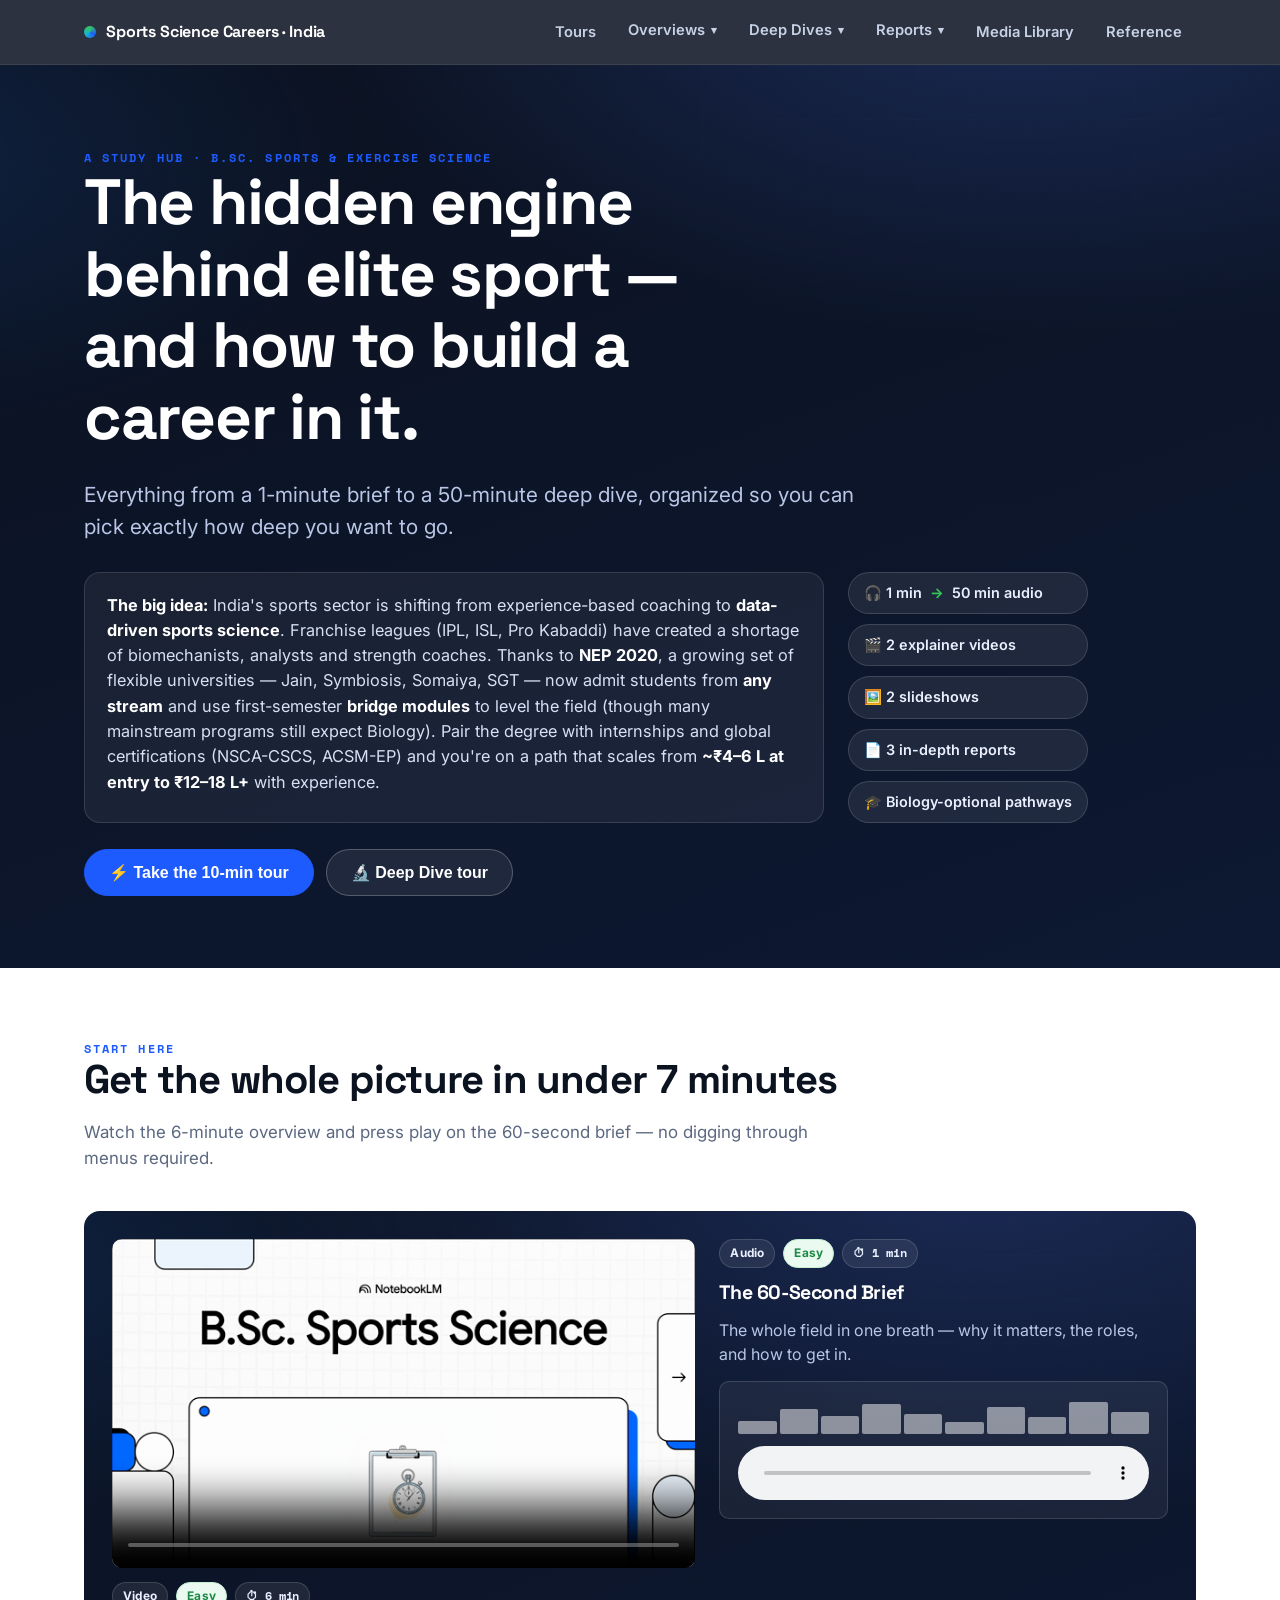
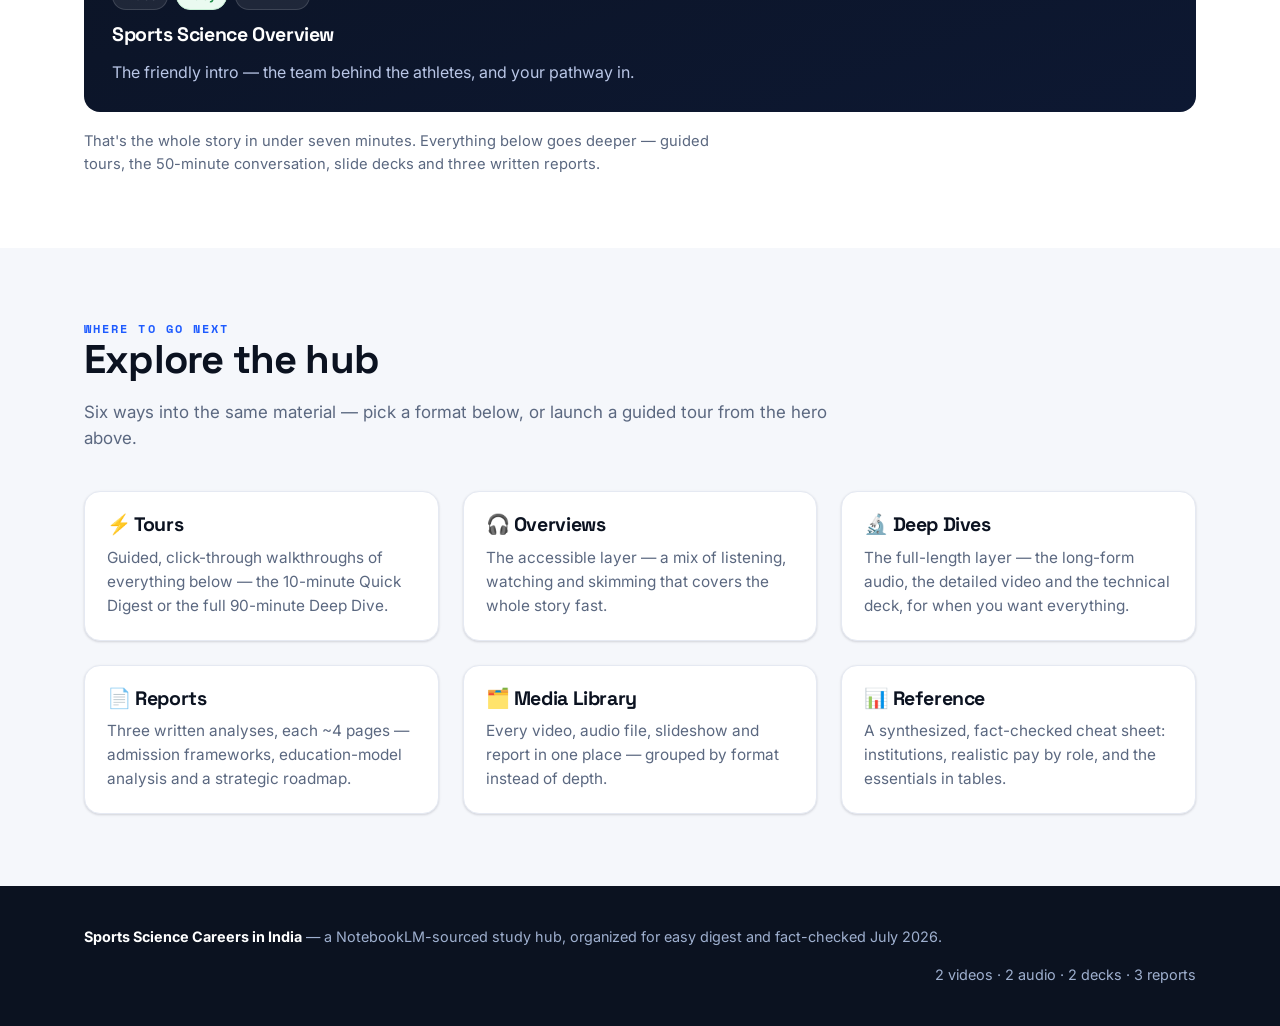
<file: index.html>
<!DOCTYPE html>
<html lang="en">
<head>
<meta charset="utf-8">
<meta name="viewport" content="width=device-width, initial-scale=1">
<title>Sports Science Careers in India — Study Hub</title>
<meta name="description" content="An organized, easy-to-digest hub of videos, audio, slideshows and reports on B.Sc. Sports &amp; Exercise Science careers in India, including flexible pathways for students without Class XII Biology.">
<link rel="preconnect" href="https://fonts.googleapis.com">
<link rel="preconnect" href="https://fonts.gstatic.com" crossorigin>
<link href="https://fonts.googleapis.com/css2?family=Inter:wght@400;500;600;700;800&family=Space+Grotesk:wght@500;600;700&family=Space+Mono:wght@400;700&display=swap" rel="stylesheet">
<link rel="stylesheet" href="assets/css/style.css">
</head>
<body>

<!-- NAV -->
<nav class="nav">
  <div class="wrap">
    <a class="brand" href="index.html"><span class="dot"></span> Sports Science Careers · India</a>
    <div class="nav-links" data-menu>

      <a class="nav-flat" href="tours.html">Tours</a>

      <div class="menu">
        <button class="menu-btn" data-menu-btn aria-haspopup="true" aria-expanded="false">Overviews <span class="caret">▾</span></button>
        <div class="menu-panel">
          <a class="menu-item" href="overviews.html#a-short"><b>🎧 The 60-second brief</b><span>Listen · 1 min</span></a>
          <a class="menu-item" href="overviews.html#v-overview"><b>🎬 Sports Science Overview</b><span>Watch · 6 min</span></a>
          <a class="menu-item" href="overviews.html#playbook"><b>🖼️ The High-Performance Playbook</b><span>Skim · 11 slides</span></a>
        </div>
      </div>

      <div class="menu">
        <button class="menu-btn" data-menu-btn aria-haspopup="true" aria-expanded="false">Deep Dives <span class="caret">▾</span></button>
        <div class="menu-panel">
          <a class="menu-item" href="deepdives.html#a-long"><b>🎧 The 50-minute deep dive</b><span>Listen · 50 min</span></a>
          <a class="menu-item" href="deepdives.html#v-career"><b>🎬 The Career Path (detailed)</b><span>Watch · 8.5 min</span></a>
          <a class="menu-item" href="deepdives.html#blueprint"><b>🖼️ The Tactical Blueprint</b><span>Skim · 12 slides</span></a>
        </div>
      </div>

      <div class="menu">
        <button class="menu-btn" data-menu-btn aria-haspopup="true" aria-expanded="false">Reports <span class="caret">▾</span></button>
        <div class="menu-panel">
          <a class="menu-item" href="reports.html#doc-academic"><b>📄 Academic Pathways</b><span>Read · overview</span></a>
          <a class="menu-item" href="reports.html#doc-evolution"><b>📄 Evolution of Education</b><span>Read · analysis</span></a>
          <a class="menu-item" href="reports.html#doc-strategic"><b>📄 Strategic Roadmap</b><span>Read · strategy</span></a>
        </div>
      </div>

      <a class="nav-flat" href="library.html">Media Library</a>
      <a class="nav-flat" href="reference.html">Reference</a>
    </div>
    <button class="hamburger" data-hamburger aria-label="Menu" aria-expanded="false">☰</button>
  </div>
</nav>

<!-- HERO -->
<header class="hero" id="top">
  <div class="wrap">
    <div class="eyebrow">A study hub · B.Sc. Sports &amp; Exercise Science</div>
    <h1>The hidden engine behind elite sport — and how to build a career in it.</h1>
    <p class="lede">Everything from a 1-minute brief to a 50-minute deep dive, organized so you can pick exactly how deep you want to go.</p>
    <div class="hero-top">
      <div class="tldr">
        <b>The big idea:</b> India's sports sector is shifting from experience-based coaching to <b>data-driven sports science</b>. Franchise leagues (IPL, ISL, Pro Kabaddi) have created a shortage of biomechanists, analysts and strength coaches. Thanks to <b>NEP 2020</b>, a growing set of flexible universities — Jain, Symbiosis, Somaiya, SGT — now admit students from <b>any stream</b> and use first-semester <b>bridge modules</b> to level the field (though many mainstream programs still expect Biology). Pair the degree with internships and global certifications (NSCA-CSCS, ACSM-EP) and you're on a path that scales from <b>~₹4–6 L at entry to ₹12–18 L+</b> with experience.
      </div>
      <div class="chips">
        <span class="chip">🎧 1 min <b>→</b> 50 min audio</span>
        <span class="chip">🎬 2 explainer videos</span>
        <span class="chip">🖼️ 2 slideshows</span>
        <span class="chip">📄 3 in-depth reports</span>
        <span class="chip">🎓 Biology-optional pathways</span>
      </div>
    </div>
    <div class="hero-cta">
      <button class="btn primary lg tour-launch" data-tour="quick">⚡ Take the 10-min tour</button>
      <button class="btn ghost lg tour-launch" data-tour="deep">🔬 Deep Dive tour</button>
    </div>
  </div>
</header>

<!-- START HERE -->
<section class="section" id="start-here">
  <div class="wrap">
    <div class="section-head">
      <div class="eyebrow">Start here</div>
      <h2>Get the whole picture in under 7 minutes</h2>
      <p>Watch the 6-minute overview and press play on the 60-second brief — no digging through menus required.</p>
    </div>
    <div class="start-here-card">
      <div class="grid start-here-grid">
        <div>
          <div class="media-frame"><video controls preload="none" poster="assets/thumbs/overview_poster.png" src="assets/media/Sports%20Science%20Overview.mp4"></video></div>
          <div class="badges"><span class="badge type">Video</span><span class="badge easy">Easy</span><span class="badge time">⏱ 6 min</span></div>
          <h3>Sports Science Overview</h3>
          <p>The friendly intro — the team behind the athletes, and your pathway in.</p>
        </div>
        <div>
          <div class="badges"><span class="badge type">Audio</span><span class="badge easy">Easy</span><span class="badge time">⏱ 1 min</span></div>
          <h3>The 60-Second Brief</h3>
          <p>The whole field in one breath — why it matters, the roles, and how to get in.</p>
          <div class="audio-shell">
            <div class="wave"><i style="height:40%"></i><i style="height:75%"></i><i style="height:55%"></i><i style="height:90%"></i><i style="height:60%"></i><i style="height:35%"></i><i style="height:80%"></i><i style="height:50%"></i><i style="height:95%"></i><i style="height:65%"></i></div>
            <audio controls preload="none" src="assets/media/Explaining%20Sports%20Science%20short%20%281%20min%29.m4a"></audio>
          </div>
        </div>
      </div>
    </div>
    <p class="start-here-note">That's the whole story in under seven minutes. Everything below goes deeper — guided tours, the 50-minute conversation, slide decks and three written reports.</p>
  </div>
</section>

<!-- WHERE TO GO NEXT -->
<section class="section" id="next">
  <div class="wrap">
    <div class="section-head">
      <div class="eyebrow">Where to go next</div>
      <h2>Explore the hub</h2>
      <p>Six ways into the same material — pick a format below, or launch a guided tour from the hero above.</p>
    </div>
    <div class="grid cols-3">

      <a class="card" href="tours.html">
        <div class="body">
          <h3>⚡ Tours</h3>
          <p>Guided, click-through walkthroughs of everything below — the 10-minute Quick Digest or the full 90-minute Deep Dive.</p>
        </div>
      </a>

      <a class="card" href="overviews.html">
        <div class="body">
          <h3>🎧 Overviews</h3>
          <p>The accessible layer — a mix of listening, watching and skimming that covers the whole story fast.</p>
        </div>
      </a>

      <a class="card" href="deepdives.html">
        <div class="body">
          <h3>🔬 Deep Dives</h3>
          <p>The full-length layer — the long-form audio, the detailed video and the technical deck, for when you want everything.</p>
        </div>
      </a>

      <a class="card" href="reports.html">
        <div class="body">
          <h3>📄 Reports</h3>
          <p>Three written analyses, each ~4 pages — admission frameworks, education-model analysis and a strategic roadmap.</p>
        </div>
      </a>

      <a class="card" href="library.html">
        <div class="body">
          <h3>🗂️ Media Library</h3>
          <p>Every video, audio file, slideshow and report in one place — grouped by format instead of depth.</p>
        </div>
      </a>

      <a class="card" href="reference.html">
        <div class="body">
          <h3>📊 Reference</h3>
          <p>A synthesized, fact-checked cheat sheet: institutions, realistic pay by role, and the essentials in tables.</p>
        </div>
      </a>

    </div>
  </div>
</section>

<!-- FOOTER -->
<footer class="footer">
  <div class="wrap">
    <div><b>Sports Science Careers in India</b> — a NotebookLM-sourced study hub, organized for easy digest and fact-checked July 2026.</div>
    <div class="src"><span>2 videos · 2 audio · 2 decks · 3 reports</span></div>
  </div>
</footer>

<!-- TOUR OVERLAY -->
<div class="tour" id="tour" aria-hidden="true">
  <div class="tour-box" role="dialog" aria-modal="true" aria-label="Guided tour">
    <div class="tour-top">
      <span class="tour-title" data-tour-title></span>
      <span class="tour-progress" data-tour-progress></span>
      <button class="tour-x" data-tour-close aria-label="Close tour">×</button>
    </div>
    <div class="tour-stage" data-tour-stage aria-live="polite"></div>
    <button class="tour-arrow prev" data-tour-prev aria-label="Previous">‹</button>
    <button class="tour-arrow next" data-tour-next aria-label="Next">›</button>
    <div class="tour-dots" data-tour-dots></div>
  </div>
</div>

<script>window.DECKS=window.DECKS||{};window.DECKS["playbook"]={slides:["assets/slides/playbook/s-01.png","assets/slides/playbook/s-02.png","assets/slides/playbook/s-03.png","assets/slides/playbook/s-04.png","assets/slides/playbook/s-05.png","assets/slides/playbook/s-06.png","assets/slides/playbook/s-07.png","assets/slides/playbook/s-08.png","assets/slides/playbook/s-09.png","assets/slides/playbook/s-10.png","assets/slides/playbook/s-11.png"],thumbs:["assets/slides/playbook/tn/s-01.png","assets/slides/playbook/tn/s-02.png","assets/slides/playbook/tn/s-03.png","assets/slides/playbook/tn/s-04.png","assets/slides/playbook/tn/s-05.png","assets/slides/playbook/tn/s-06.png","assets/slides/playbook/tn/s-07.png","assets/slides/playbook/tn/s-08.png","assets/slides/playbook/tn/s-09.png","assets/slides/playbook/tn/s-10.png","assets/slides/playbook/tn/s-11.png"]};</script>
<script>window.DECKS=window.DECKS||{};window.DECKS["blueprint"]={slides:["assets/slides/blueprint/s-01.png","assets/slides/blueprint/s-02.png","assets/slides/blueprint/s-03.png","assets/slides/blueprint/s-04.png","assets/slides/blueprint/s-05.png","assets/slides/blueprint/s-06.png","assets/slides/blueprint/s-07.png","assets/slides/blueprint/s-08.png","assets/slides/blueprint/s-09.png","assets/slides/blueprint/s-10.png","assets/slides/blueprint/s-11.png","assets/slides/blueprint/s-12.png"],thumbs:["assets/slides/blueprint/tn/s-01.png","assets/slides/blueprint/tn/s-02.png","assets/slides/blueprint/tn/s-03.png","assets/slides/blueprint/tn/s-04.png","assets/slides/blueprint/tn/s-05.png","assets/slides/blueprint/tn/s-06.png","assets/slides/blueprint/tn/s-07.png","assets/slides/blueprint/tn/s-08.png","assets/slides/blueprint/tn/s-09.png","assets/slides/blueprint/tn/s-10.png","assets/slides/blueprint/tn/s-11.png","assets/slides/blueprint/tn/s-12.png"]};</script>
<script>window.TOURS = {"quick": {"title": "Quick Digest", "meta": "\u2248 10 minutes \u00b7 5 stops", "accent": "quick", "steps": [{"type": "cover", "title": "Quick Digest", "sub": "The fastest way to get the whole picture. Use the arrows (or \u2190 \u2192) to move through 5 short stops.", "meta": "\u2248 10 minutes"}, {"type": "audio", "title": "1 \u00b7 The 60-second brief", "cap": "The entire field in one breath \u2014 why it matters, the roles, and how to get in.", "src": "assets/media/Explaining%20Sports%20Science%20short%20%281%20min%29.m4a", "shell": "cool"}, {"type": "video", "title": "2 \u00b7 Sports Science Overview", "cap": "A friendly 6-minute intro to the people behind elite performance.", "src": "assets/media/Sports%20Science%20Overview.mp4", "poster": "assets/thumbs/overview_poster.png"}, {"type": "deck", "title": "3 \u00b7 The Playbook \u2014 full deck", "cap": "Browse the entire 11-slide deck below \u2014 swipe, click, or use fullscreen to read every slide.", "deckId": "playbook"}, {"type": "cover", "title": "That's the digest", "sub": "Want the full story \u2014 institutions, salaries, certifications and the 50-minute deep dive? Launch the Deep Dive tour.", "meta": "Next: Deep Dive", "cta": "deep"}]}, "deep": {"title": "Deep Dive", "meta": "\u2248 90 minutes \u00b7 8 stops", "accent": "deep", "steps": [{"type": "cover", "title": "Deep Dive", "sub": "The complete walkthrough: the long-form audio, the detailed video, the technical deck, and all three reports.", "meta": "\u2248 90 minutes \u00b7 settle in"}, {"type": "audio", "title": "1 \u00b7 The 50-minute conversation", "cap": "A two-host deep dive covering every angle. Press play and let it run.", "src": "assets/media/Explaining%20Sports%20Science%20long%20%2850%20min%29.m4a", "shell": "warm"}, {"type": "video", "title": "2 \u00b7 The Career Path (detailed)", "cap": "8.5 minutes, five chapters \u2014 the boom, myths, curriculum, labs and careers.", "src": "assets/media/Career%20Path%20Stuff.mp4", "poster": "assets/thumbs/career_poster.png"}, {"type": "deck", "title": "3 \u00b7 The Blueprint \u2014 full deck", "cap": "Browse the entire 12-slide technical deck below \u2014 swipe, click, or use fullscreen to read every slide.", "deckId": "blueprint"}, {"type": "doc", "title": "4 \u00b7 Report \u2014 Academic Pathways", "cap": "Admission frameworks, curriculum architecture and career roles.", "pdf": "assets/pdf/academic-pathways.pdf"}, {"type": "doc", "title": "5 \u00b7 Report \u2014 Evolution of Education", "cap": "Flexible vs rigid pathways and the 'premier lab' differentiator.", "pdf": "assets/pdf/evolution-education.pdf"}, {"type": "doc", "title": "6 \u00b7 Report \u2014 Strategic Roadmap", "cap": "The full playbook: subjects \u2192 expertise, certifications, and a checklist.", "pdf": "assets/pdf/strategic-roadmap.pdf"}, {"type": "cover", "title": "You've seen it all", "sub": "Everything above is also browsable any time from the menu. Head to the Reference cheat-sheet to keep the key facts handy.", "meta": "Done", "cta": "close"}]}};</script>
<script src="assets/js/app.js"></script>
</body>
</html>
</file>
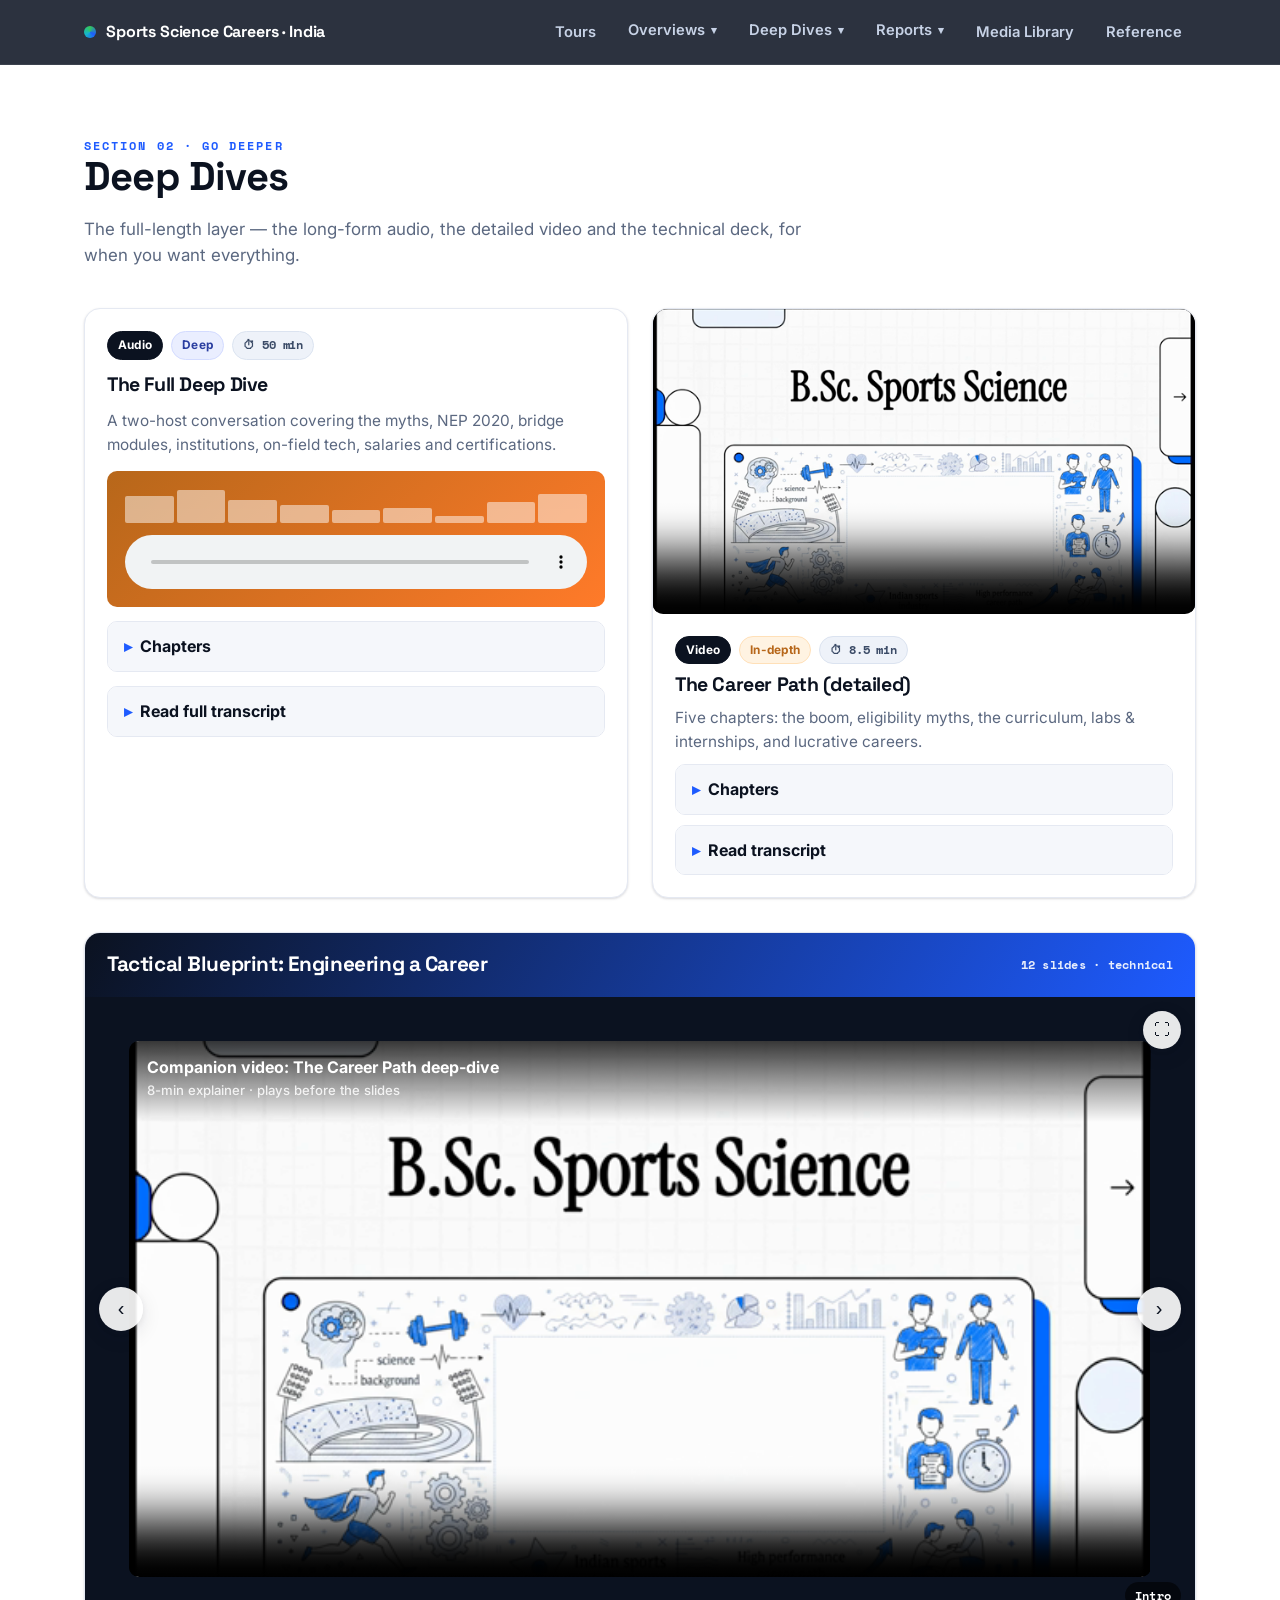
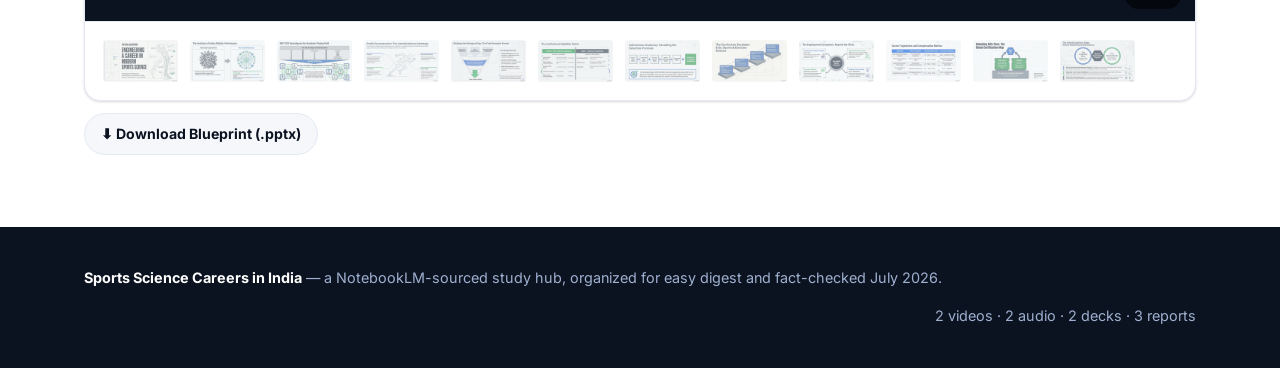
<file: deepdives.html>
<!DOCTYPE html>
<html lang="en">
<head>
<meta charset="utf-8">
<meta name="viewport" content="width=device-width, initial-scale=1">
<title>Deep Dives — Sports Science Careers in India</title>
<meta name="description" content="The full-length layer: the 50-minute conversation, the detailed Career Path video, and the Tactical Blueprint slide deck.">
<link rel="preconnect" href="https://fonts.googleapis.com">
<link rel="preconnect" href="https://fonts.gstatic.com" crossorigin>
<link href="https://fonts.googleapis.com/css2?family=Inter:wght@400;500;600;700;800&family=Space+Grotesk:wght@500;600;700&family=Space+Mono:wght@400;700&display=swap" rel="stylesheet">
<link rel="stylesheet" href="assets/css/style.css">
</head>
<body>

<!-- NAV -->
<nav class="nav">
  <div class="wrap">
    <a class="brand" href="index.html"><span class="dot"></span> Sports Science Careers · India</a>
    <div class="nav-links" data-menu>

      <a class="nav-flat" href="tours.html">Tours</a>

      <div class="menu">
        <button class="menu-btn" data-menu-btn aria-haspopup="true" aria-expanded="false">Overviews <span class="caret">▾</span></button>
        <div class="menu-panel">
          <a class="menu-item" href="overviews.html#a-short"><b>🎧 The 60-second brief</b><span>Listen · 1 min</span></a>
          <a class="menu-item" href="overviews.html#v-overview"><b>🎬 Sports Science Overview</b><span>Watch · 6 min</span></a>
          <a class="menu-item" href="overviews.html#playbook"><b>🖼️ The High-Performance Playbook</b><span>Skim · 11 slides</span></a>
        </div>
      </div>

      <div class="menu">
        <button class="menu-btn" data-menu-btn aria-haspopup="true" aria-expanded="false">Deep Dives <span class="caret">▾</span></button>
        <div class="menu-panel">
          <a class="menu-item" href="deepdives.html#a-long"><b>🎧 The 50-minute deep dive</b><span>Listen · 50 min</span></a>
          <a class="menu-item" href="deepdives.html#v-career"><b>🎬 The Career Path (detailed)</b><span>Watch · 8.5 min</span></a>
          <a class="menu-item" href="deepdives.html#blueprint"><b>🖼️ The Tactical Blueprint</b><span>Skim · 12 slides</span></a>
        </div>
      </div>

      <div class="menu">
        <button class="menu-btn" data-menu-btn aria-haspopup="true" aria-expanded="false">Reports <span class="caret">▾</span></button>
        <div class="menu-panel">
          <a class="menu-item" href="reports.html#doc-academic"><b>📄 Academic Pathways</b><span>Read · overview</span></a>
          <a class="menu-item" href="reports.html#doc-evolution"><b>📄 Evolution of Education</b><span>Read · analysis</span></a>
          <a class="menu-item" href="reports.html#doc-strategic"><b>📄 Strategic Roadmap</b><span>Read · strategy</span></a>
        </div>
      </div>

      <a class="nav-flat" href="library.html">Media Library</a>
      <a class="nav-flat" href="reference.html">Reference</a>
    </div>
    <button class="hamburger" data-hamburger aria-label="Menu" aria-expanded="false">☰</button>
  </div>
</nav>

<!-- DEEP DIVES -->
<section class="section" id="deepdives">
  <div class="wrap">
    <div class="section-head">
      <div class="eyebrow">Section 02 · Go deeper</div>
      <h2>Deep Dives</h2>
      <p>The full-length layer — the long-form audio, the detailed video and the technical deck, for when you want everything.</p>
    </div>
    <div class="grid cols-2">

      <div class="card audio-card" id="a-long">
        <div class="body">
          <div class="badges"><span class="badge type">Audio</span><span class="badge deep">Deep</span><span class="badge time">⏱ 50 min</span></div>
          <h3>The Full Deep Dive</h3>
          <p>A two-host conversation covering the myths, NEP 2020, bridge modules, institutions, on-field tech, salaries and certifications.</p>
          <div class="audio-shell warm"><div class="wave"><i style="height:79%"></i><i style="height:98%"></i><i style="height:67%"></i><i style="height:54%"></i><i style="height:37%"></i><i style="height:43%"></i><i style="height:20%"></i><i style="height:63%"></i><i style="height:84%"></i></div><audio id="aud-long" controls preload="none" src="assets/media/Explaining%20Sports%20Science%20long%20%2850%20min%29.m4a"></audio></div>
          <details class="disclosure"><summary>Chapters</summary><div class="content"><ul class="chaplist"><li><span class="t"><a href="#" data-seek="0" data-audio="aud-long">0:00</a></span><span>The hidden science behind the spectacle</span></li><li><span class="t"><a href="#" data-seek="162" data-audio="aud-long">2:42</a></span><span>Two career tracks &amp; the boom</span></li><li><span class="t"><a href="#" data-seek="336" data-audio="aud-long">5:36</a></span><span>Busting the biology myth</span></li><li><span class="t"><a href="#" data-seek="384" data-audio="aud-long">6:24</a></span><span>How NEP 2020 opened the doors</span></li><li><span class="t"><a href="#" data-seek="513" data-audio="aud-long">8:33</a></span><span>The first-semester bridge module</span></li><li><span class="t"><a href="#" data-seek="690" data-audio="aud-long">11:30</a></span><span>Flexible vs rigid institutions</span></li><li><span class="t"><a href="#" data-seek="846" data-audio="aud-long">14:06</a></span><span>Wearables, GPS &amp; the data revolution</span></li><li><span class="t"><a href="#" data-seek="1500" data-audio="aud-long">25:00</a></span><span>On-field tech &amp; biomechanics</span></li><li><span class="t"><a href="#" data-seek="1840" data-audio="aud-long">30:40</a></span><span>Internships: JSW &amp; Inspire Institute</span></li><li><span class="t"><a href="#" data-seek="2160" data-audio="aud-long">36:00</a></span><span>Career roles &amp; compensation</span></li><li><span class="t"><a href="#" data-seek="2509" data-audio="aud-long">41:49</a></span><span>Global certifications (CSCS, ACSM)</span></li><li><span class="t"><a href="#" data-seek="2697" data-audio="aud-long">44:57</a></span><span>Master&#x27;s degrees &amp; long-term growth</span></li></ul></div></details>
          <details class="disclosure"><summary>Read full transcript</summary><div class="content"><p>So I want you to imagine for a second that you are, well, just standing right in the middle of a packed stadium. Oh, yeah. That is quite the feeling. Right.</p><p>Let&#x27;s say it&#x27;s, I don&#x27;t know, the finals of the IPL or maybe you&#x27;re watching a really high stakes match in the Pro Kabaddi league. Just absolute chaos in the best way. Exactly. The roar of the crowd is completely deafening.</p><p>The stadium lights are blinding. And you were just watching the players on the field at the mat. And they honestly, they look like absolute superheroes. They really do.</p><p>I mean, it is basically a modern-day gladiator arena out there. It is. And they are pushing the absolute outermost limits of human endurance, speed, agility. It is incredibly captivating to watch totally.</p><p>And the sheer physical output we are seeing from athletes today. It is just, it&#x27;s light years beyond what we saw even say two decades ago. But, and this is the crazy part. What we are seeing on that field like the explosive vertical jumps, the lightning fast reflexes, the ability to play a completely grueling match and then come back three days later and do it all again at the exact same level.</p><p>That doesn&#x27;t happen by accident. Not at all. Not even close. Right.</p><p>We have moved way past the era of relying purely on, you know, raw talent and a coach&#x27;s gut feeling. Behind every single one of those athletes is this invisible army. Yes. An invisible army that is operating in high-tech labs, wearing track suits and, you know, holding tablets instead of clipboards.</p><p>Exactly. It&#x27;s an army of biomechanists, data analyst, exercise physiologists, performance nutritionists, they are the ones operating in the shadows. Making sure that every single micro movement of that athlete is optimized. I mean, we are talking about a high-stakes multi-billion dollar environment that is built entirely on the back of sports science.</p><p>And, you know, the growth of that invisible army, particularly when we look at the Indian sports ecosystem, it is just staggering. It really is booming, isn&#x27;t it? Oh, absolutely. The entire industry is undergoing this massive structural transformation.</p><p>Franchised leagues, high-performance centers, and even surprisingly corporate wellness programs. Right. Which we will definitely get into later. Yeah.</p><p>But all of them are shifting from this old intuition-based training to a highly rigorous data-driven scientific approach. The demand for professionals who actually understand how to measure and optimize the human machine is just skyrocketing right now. Which brings us perfectly to our mission for this deep dive today. We are basically mapping out this booming, rapidly evolving world of sports science careers right here in India.</p><p>It is such an exciting landscape to explore. It really is. We are going to break down how you, the listener, go from sitting in a university classroom to actually walking the sidelines of the professional sports industry. We&#x27;ll look at the specific technical skills that are actually in demand.</p><p>The real hands-on stuff. And honestly, the most fascinating part of all this is how you can break into this field, even if you aren&#x27;t a star athlete yourself, or even a traditional biology student. That specific detail right there. That is a complete paradigm shift from how we used to view sports-related education in this country.</p><p>It&#x27;s massive. And just to give you the listener, the full picture of how we know all this. We pulled from a massive stack of sources for today&#x27;s deep dive. A lot of reading material for this one.</p><p>So much reading. We went through university brochures, admission guidelines, curriculum details from top tier institutions. We are looking at data from Somaiya Sports Academy, the International Institute of Sports Management, which is IISM, SGT University, Jain University. Also, SRIHER, down in Chennai, Symbiosis, REVA University, Woxsen University.</p><p>Yeah, and even distance learning pioneers like ISST over in Pune, plus we&#x27;re integrating some really heavy hitting strategic academic pathway analyses to tie all this raw data together. It really provides a very comprehensive cross-section of the entire educational landscape for sports science right now. Which allows us to spot the macro trends, where the industry is actually heading. Exactly.</p><p>So if you are listening to this right now as a student and you&#x27;re trying to figure out your degree options or maybe you are a working professional looking to pivot into a field you actually care about. Or just a lifelong learner who is fascinated by the science of human performance. Right, this deep dive is completely custom tailored for you. We are going to give you the ultimate shortcut to understanding the business and the science of sports.</p><p>And, you know, to truly understand where this industry is going, we really have to look at the gatekeepers first. Okay, the gatekeepers. Tell me about that. Well, we have to look at who is actually getting invited to the table to study the science in the first place.</p><p>Right, because before we can talk about the glamorous jobs and the pro leagues, or working in high tech corporate wellness labs, we have to look at who is entering the field. Exactly. The big secret hiding in all these university brochures we read is that you do not need to be a track stuff. to get in.</p><p>That&#x27;s a huge misconception. It is. And you definitely definitely don&#x27;t need to be a pre-med student to succeed either. And this is perhaps the most significant structural change we found in all of the research.</p><p>Yeah, explain the old system for a second, just for context. So, for decades, the blueprint for entering anything related to human anatomy or physiology in India was incredibly, incredibly rigid. Like zero flexibility. Zero.</p><p>You had to fit a very specific, narrow academic profile. The classic science stream trap. Exactly. If you were a 15-year-old making a choice about your high school subjects, and you didn&#x27;t pick biology, well, you were basically locked out of studying the human body for the rest of your life.</p><p>That is such a wild concept when you look back on it. Like, it 15, your entire life path is just locked. That is the perfect way to describe it. If you wanted to study sports science or physiotherapy or kinesiology under the old system, you absolutely had to have taken class 12 biology.</p><p>Right. Usually, the universities demanded what they called the PCBM combination. So, that&#x27;s physics, chemistry, biology, and mathematics. Your PCBZ adding zoology, right?</p><p>Yes, exactly. If you chose commerce or arts, or honestly, even if you took the science stream, but you&#x27;ve dropped biology in favor of computer science, the door was just slammed completely shut. But, and this is the exciting part. The rules of the game have fundamentally changed now.</p><p>They really have, and it&#x27;s largely catalyzed by the National Education Policy, the NEP 2020. The NEP 2020. Yeah, let&#x27;s dig into that, because the NEP essentially took a sledgehammer to those traditional academic silos. It completely sledgehammer.</p><p>It basically mandated a much more flexible, multi-disciplinary approach to higher education across the entire board. And what&#x27;s interesting is that the universities focused on the business and science of sports have been some of the absolute fastest to adapt to this new mandate. Which makes sense, because the industry itself is so interdisciplinary now. Right.</p><p>So, looking at the actual programs from our sources, institutions like the Symbiosis School of Sports Sciences in Pune, Jain University in Bangalore, Somaiya Sports Academy over in Mumbai, and SGT University in Gurgaon, they have completely overhauled their admission pathways. They are actively aggressively recruiting minds from outside that traditional biology bubble. Give me a concrete example of how this looks in practice. Sure.</p><p>So, for instance, at Jain University, their Bachelor&#x27;s Sports Sciences program now accepts candidates from literally any stream, any stream, any stream, science, commerce, arts, as long as they have a 50% aggregate in class 12, they can apply. That is a massive shift. So, Somaiya Sports Academy has a very similar framework. Actually, they require 45 to 50% marks completely regardless of the high school stream you chose.</p><p>Okay. Now, wait a minute. Let&#x27;s think about the practical reality of this for a second. Okay.</p><p>Because if we&#x27;re letting non-biology students into a science degree, a degree that is literally about the complex biomechanics of the human body, that sounds like a recipe for disaster. I know. It sounds counterintuitive at first. I mean, if you take an arts or commerce student who hasn&#x27;t looked at a biology textbooks since they were what?</p><p>14. And suddenly, you asked them to explain the sliding filament theory of muscle contraction or cellular respiration. Yeah, they are going to drown. Absolutely.</p><p>Right. So, how are these universities actually making this work without these students just failing out in week one? It is a massive hurdle and you are right. You can&#x27;t just throw a commerce student into advanced biomechanics in week one and expect them to swim.</p><p>This is where the universities have innovated with something they call the bridge module. The bridge module. I found the mechanics of these bridge modules completely fascinating in the sources. It is essentially like a scientific boot camp.</p><p>That is the best way to conceptualize it. Yeah, a boot camp. These flexible universities use the very first semester of the degree as a sort of great equalizer. Okay.</p><p>How did that work? They have designed these intensive, usually non-credit bridge courses, specifically for the students who come in without that class 12 biology background. So, what are they actually teaching in this boot camp? Because you have to compress two years of dense high school biology into what a few months.</p><p>Exactly. And the way you do that is you strip away all the noise. The noise. Yeah.</p><p>It places like Jain University and Somaiya, these bridge modules, they don&#x27;t waste time on plant biology or ecology or things that don&#x27;t apply. Right. No photosynthesis. Exactly.</p><p>No photosynthesis. They focus with absolute laser precision on the foundational elements required for human performance. So human anatomy, cell biology, and basic physiology. So they were learning the skeletal system, the muscular system, basic metabolic pathways.</p><p>Spot on. The entire goal is to bring the arts, commerce, and non-biocytes students completely up to speed so that by the time semester two starts, everybody in that lecture hall is speaking the exact same scientific language. That is honestly brilliant. It democratizes.</p><p>is the science in a really powerful way. It really does. Let&#x27;s actually look at a specific student profile from our strategic analysis source to see how this plays out in the real world, because I think this is where it&#x27;s super interesting. Yeah, the strategic pathway analysis had a great example.</p><p>Right, so imagine you have a student who took physics, chemistry, English, physical education, and mass media in class 12. So absolutely no biology. No biology. Under the old rules, their application goes straight into the trash.</p><p>Immediately rejected. But under these new rules, this specific student is actually, according to the sources, a unicorn for the modern sports industry. It is a brilliant case study, because it really connects the dots between somewhat random, high school subjects and modern industry needs. Let&#x27;s break down why that slightly unusual biology free combination is so incredibly potent.</p><p>Let&#x27;s start with physics. If I am studying sports, why do I care about physics? Because physics is the absolute bedrock of modern sports biomechanics. OK, unpack that a bit.</p><p>Well, if you want to understand how a fast bowler in cricket generates pace or how a long jumper maximizes their distance, you are not really looking at muscles. Who aren&#x27;t? No, you are looking at skeletal levers. You&#x27;re looking at ground reaction forces, joint torque, and projectile kinematics.</p><p>Right, it&#x27;s basically engineering applied to the body. Exactly. A student with a strong physics background already understands all the mechanical forces. Applying those forces to a human skeleton is just the next logical step for them.</p><p>That makes total sense. So a physics provides the engine. What about chemistry then? Chemistry is the foundation for bio-energetics and sports nutrition.</p><p>Meaning how the body uses energy. Yes. If you want to understand how the body produces energy during say a two-hour marathon versus a 10-second sprint, you have to understand metabolic pathways. Because it&#x27;s different chemical reactions.</p><p>Exactly. You have to understand how carbohydrates, fats, and proteins are broken down at a cellular level into ATP, which is the energy currency of the body. So chemistry gives you the baseline to understand how chemical fuel is actually converted into mechanical work on the field. That&#x27;s exactly.</p><p>OK, so that covers the hard sciences. Now, this hypothetical student also took physical education. Which provides a really strong applied anchor. Right, because they aren&#x27;t just a lab nerd.</p><p>They actually know what a gym is. Exactly. Physical education introduces concepts like training load, sports sociology, and basic physical testing protocols. It proves that the student has an existing passion and a baseline understanding of athletic environments.</p><p>And the sources actually notes something interesting about this. The Indira Gandhi Institute of Physical Education and Sports Sciences, IGIPESS, at Delhi University. They actually offer a 5% seat quota preference for candidates who scored over 60% in high school physical education. Yeah, it is a very tangible, formally recognized advantage to have that background.</p><p>But here is the real wildcard in that student&#x27;s profile, the one that released it out to me, mass media. Ah, yes. Why on earth does a sports scientist someone studying human physiology need to know mass media? Because simply put, raw data is completely useless if you cannot communicate it.</p><p>That is a very good point. And this represents a massive mass of shift in the daily reality of the industry. A sports scientist today isn&#x27;t just handing a dense boring spreadsheet of numbers to a head coach. The coach wouldn&#x27;t even read it.</p><p>Right. They have to translate complex physiological data into actionable, engaging narratives. They have to tell a story with the numbers. Like, if I&#x27;m the sports scientist, and I see that a player&#x27;s VO2 maximum oxygen uptake is steadily dropping over the season, I can&#x27;t just throw a line chart at the manager.</p><p>The manager doesn&#x27;t care about a line chart. Right. You have to explain clearly that this player is losing their aerobic base. And they are likely going to hit a physical wall in the 70th minute of the match.</p><p>You nailed it. And whether they are explaining that injury risk to a skeptical team manager, maybe they&#x27;re marketing the physiological benefits of a new wearable fitness device to everyday consumers. Or even providing real-time data analysis for a live television broadcast. Yes.</p><p>In all those scenarios, the ability to communicate science clearly and compellingly is a massive competitive advantage. That mass media background trains that specific communication muscle. OK, I hear you. But I can also hear the traditionalist screaming right now.</p><p>Well, they definitely do. Right. Because if we are letting mass media and commerce students into a science degree through these fast-track bridge courses, aren&#x27;t we inherently deluding the quality of the professionals who are ultimately dealing with elite human bodies? It&#x27;s the most common critique of this new system.</p><p>Aren&#x27;t universities just lowering the academic bar so they can sell more tuition to more students? Like I said, it is a common critique, but it fundamentally misunderstands how innovation actually works in a high-tech field. How so? Well, having a room full of people who all think exactly...</p><p>the same way, you know, who all memorized the exact same biology textbooks for five years. That can actually stifle innovation in sports technology and analytics. You need different perspectives. Exactly.</p><p>Give me a room with diverse thinkers. When you bring in a student with a computer science or physics background, they look at a biomechanical problem, not just as a biological issue, but as a data processing challenge, or an engineering flaw. So, diverse academic backgrounds create this sort of cross-pollination of ideas. Exactly.</p><p>The bridge modules ensure the biological baseline is rigorous and safe, obviously, but the diversity of thought actually elevates the analytical capabilities of the entire cohort. The modern sports industry is deeply interdisciplinary. The classroom really should be too. So, basically, a modern sports scientist is kind of like a formula one pick crew engineer.</p><p>I love that analogy. You don&#x27;t have to be the driver, the elite athlete, to design the engine, monitor the life telemetry, and make those split-second strategic calls that actually win the race. You just need to deeply understand how the machine works. That analogy hits the nail right on the head.</p><p>And actually, regarding that assumption that you have to be the driver yourself, our sources strongly emphasize that these programs are ideal for non-athletes as well. The university brochures make this very, very clear. While institutions often have sports quotas, and sure you might have to pass a basic physical fitness trial, just to ensure you can safely navigate a gym environment. Right.</p><p>You need to be able to lift a weight without hurting yourself. Exactly. But you do not need to be a state-level champion to get in. Universities value academic merit and critical thinking way more.</p><p>They rely heavily on entrance exams. Like the CE, the Common University entrance test, or their own proprietary exams, like Symbiosis&#x27;s SET, or Somaiya&#x27;s SVUET. They also place immense weight on personal interviews and case studies, which I found really cool. The case studies are fascinating.</p><p>Yeah. For example, IISM in Mumbai uses what they call caselets in their admission process. caselets? Yeah.</p><p>So they present the applicant with a rapidly evolving situation in sports management or performance, and they evaluate how the aspirant thinks on their feet and formulate a plan of action. That is smart. They&#x27;re testing for analytical agility, not just how fast you can run a 5K on a track. That makes perfect sense for where the industry is going.</p><p>Though I think we should also mention, for the listeners mapping out their own applications, that not every single university has embraced this flexible NEP 2020 approach. Right. We have to be realistic here. There are still some rigid holdouts in the educational landscape.</p><p>It is absolutely crucial to be strategic about where you actually apply. Our pathway analysis source points out that traditional medical academies and really heavy research focused universities, they often maintain those strict science barriers. Let&#x27;s actually name the holdouts who are listeners know exactly what they&#x27;re dealing with. Good idea.</p><p>So, Manipal College of Health Professions, or MAHE, they offer a highly regarded BSC in Exercise and Sports Science. But they strictly require physics, chemistry, English, and either biology or mathematics. The no-commerce or arts students there. Exactly.</p><p>And Sri Ramachandra Institute of Higher Education and Research, SRIHER, down in Chennai, is even stricter. Oh, really? Yeah, they mandate the traditional PCBM or PCBZ combinations period. Even IISM in Mumbai, for their specific bachelor sports science degree, restricts entry to science stream students who have passed with physics, chemistry, and biology.</p><p>And their entrance exam actually has a mandatory biology section. Okay. So, if you are that student we talked about earlier, the one with the mass media and physics background. You apply to Symbiosis, Jain, Somaiya, or SGT.</p><p>You definitely do not apply to Engay or SRIHER, because your application will be automatically rejected by the computer system before human being even looks at it. Precisely, understanding the institutional eligibility frameworks is the very first critical step in mapping out your career path. But okay, let&#x27;s say you do that. Once you navigate that admissions maze, you pass the entrance exams and you survive that intense biology bridge module in semester one.</p><p>You are fully in the program. You find yourself fully in the program. And this is where the reality of modern sports science education becomes truly apparent. It really is a shock to the system for some people.</p><p>Because the picture these sources paint of the modern sports science classroom. It does not look like a traditional classroom with chalkboards and anatomical skillet to models hanging in the corner. No, it looks like the inside of a spaceship. It really does.</p><p>The days of a sports coach standing by a dirt track with a stopwatch and a clipboard are long, long gone. We are entering what we can basically call the digital playbook. The modern sports science landscape is built entirely on servers, sensors, and just massive data infrastructure. The technology detailed in these university brochures is honestly staggering.</p><p>Let&#x27;s look at the Sri Ramachandra Centre for Sports Science, SRIHER, down in Chennai. Even though they are rigid on admissions, their infrastructure is undeniably the gold standard. They list a biomechanics lab, equipped with a 20-camera VidCon setup for 3D motion analysis. And just to give the listener some context here, a VidCon system is the exact same motion capture technology used in Hollywood.</p><p>Like for making movies? Yeah, to create CGI characters in movies like Avatar or the Marvel films. Okay, but instead of animating a giant blue alien, they are mapping the exact biomechanics of a fast, boulders shoulder rotation or a sprinters stride mechanics. Right.</p><p>How does that actually work in a sports context? So the sports scientists attaches the small reflective markers to specific anatomical landmarks on the athletes&#x27; joints, the hips, knees, ankles, shoulder, musculoskeletal pivot points. Exactly. As the athlete performs their movement, those 20 cameras track the markers in three-dimensional space, capturing hundreds of frames per single second.</p><p>That&#x27;s a ridiculous amount of data. It is. And the software instantly builds a hyper accurate 3D wire frame of the athlete&#x27;s skeleton. It provides a level of biomechanical precision regarding joint angles and velocity that the human eye simply cannot process in real time.</p><p>Wow. And SRIHER also lists force platforms embedded in their labs. What are those? First platforms or force plates are essentially sophisticated scales, but they are embedded completely flush into the floor.</p><p>So when an athlete jumps, lands, or part is off, the plate measures the ground reaction forces. Okay, so Newton&#x27;s third law, every action has an equal and opposite reaction. Exactly. The plate measures exactly how much force the athlete pushes into the ground in with specific vectors and crucially, how that force is distributed between the left and right legs.</p><p>Wait, why does measuring the left first of right leg matter so much to a sports scientist? Think about a devastating career-ending injury, like a non-contact torn ACL in the knee. Oh, those are the worst. A player just plants their foot and drops.</p><p>But that rarely happens because of a single bad step on a Tuesday. It almost always happens because of a microscopic imbalance that has been accumulating over months. Oh, wow. Imagine a professional basketball player landing from a rebound.</p><p>The force platform detects that they are consistently absorbing, say, 60% of the impact force on their left leg and only 40% on their right. Even if the player feels perfectly fine and doesn&#x27;t notice it. The player never notices it. But that 20% asymmetry means the left knee is taking excessive micro trauma on every single jump.</p><p>Over a grueling season of a thousand jumps, the tendon is just quietly degrading. So it&#x27;s a ticking time bomb? Exactly. The force platform identifies that invisible silent imbalance before the tendon ever snaps.</p><p>The sports scientist sees the data, alerts the strength and conditioning coach, and together they design a targeted, corrective exercise program to balance the landing mechanics. They are literally predicting and preventing the injury before it happens. It is predictive maintenance, like analyzing stress fractures on an aircraft wing, but applied to human joints. That is mind-blowing.</p><p>The source is also mentioned wireless EMG. For the listeners, EMG stands for Electromyography. It measures the electrical activity produced by skeletal muscles. Right, so you can see exactly which muscles are firing and in what exact sequence during a really complex movement like a golf swing.</p><p>They also utilize some highly specialized tools. The brochures mentioned beat elegance systems. Ah, yes. Those are specifically designed for rowing biomechanics.</p><p>Because rowing is a massive power sport. Huge power sport. And the beat logic system measures the force transfer from the athletes&#x27; foot plate all the way through the or, ensuring absolutely no energy is leaked during the stroke. And the mission pitch vision systems for cricket.</p><p>Which track the balls trajectory, the bowlers release point, and even the seam position in real time. OK, so all of these tools, the VidCon cameras, the force plates, the EMGs, the pitch vision, they all generate one thing and absolutely massive quantities. Data, millions upon, millions of data points per single practice session, which perfectly explains the next massive shift we see in the university curriculum. It is not enough to just collect the data anymore.</p><p>You actually have to possess the technical skills to process it. Right. When we examine the course progression for places like REVA University or Symbiosis, by the time students hit semesters five, six and seven, the curriculum takes a hard pivot. A very hard pivot towards technology and computer science.</p><p>We see mandatory courses appearing in the syllabi like sports, data analytics, artificial intelligence and sports, and advanced photo and video analysis. And the sources heavily emphasize that knowing how to code in Python or query databases using SQL is becoming just as important for a modern sports scientist as knowing your human anatomy. OK, why is coding suddenly mandatory for sports? That seems like a stretch.</p><p>Let&#x27;s look at GPS telemetry. In professional soccer or rugby, every single player on the pitch wears a small GPS vest under their jersey, usually nestled right between the shoulder blades. I&#x27;ve seen those, they look like little sports bras. Exactly.</p><p>That vest tracks total distance covered, top speed, number of intense accelerations, sudden decelerations, and heart rate, minute by minute for 90 plus minutes. For the whole team. If you have a squad of 25 players, a standard Excel spreadsheet will completely crash trying to handle that volume of raw data. Oh, so you physically can&#x27;t just use a basic spreadsheet.</p><p>No, you need programming skills to actually parse the information. You need Python or SQL to process that immense telemetry, clean the data, run it through algorithms, and execute what we call tactical tagging. Tactical tagging, what&#x27;s that? I mean, correlating the physical exertion data with specific tactical events in the game video.</p><p>So, matching a heart rate spike to a counterattack or a defensive breakdown. Ah, okay. So, going back to our hypothetical student with the mass media background. This is where that broadcast synergy really shines, isn&#x27;t it?</p><p>Absolutely. The role of a wearable technology product specialist or a sports performance broadcast analyst is rapidly expanding. Because broadcasters are desperate to show the viewers at home, exactly how hard and athlete is working. They want to put live heart rate graphics, acceleration stats, or jump heights on the screen in real time to build the drama of the broadcast.</p><p>And to do that successfully, you need a sports scientist setting in the chaotic environment of a live production truck. Yes, looking at raw physiological data coming straight from the player&#x27;s wearable tech. They have to instantly verify that the data isn&#x27;t just a glitch, right? And then translated into a narrative the commentators can use to tell a better story to millions of viewers.</p><p>That exact blend of mass media, Python coding, and exercise physiology makes that specific student incredibly valuable. Okay, but I have a philosophical question here. With all these VidCon cameras, AI algorithms, Python scripts, and GPS vests, are we basically turning raw, beautiful chaotic sports into a sterile video game? That is the big fear, isn&#x27;t it?</p><p>Right. Like, where does the human intuition of a seasoned veteran coach fit into this massive data ecosystem? If the computer says a player is biologically tired, but the coach&#x27;s gut says leave him in because he has the hot hand. Who wins that argument?</p><p>That is the central defining tension in professional sports management right now. And honestly, it is precisely why these degree programs include mandatory courses on sports psychology, communication, and coaching leadership. So, the address it in the classroom. They have to.</p><p>The data is not meant to replace the head coach. It is meant to inform the coach. It is an augmented reality, not virtual reality. That&#x27;s a great way to put it.</p><p>Human intuition is essentially pattern recognition based on decades of experience, but it is highly highly prone to cognitive bias. Right. A coach might favor a specific player and subconsciously ignore their signs of fatigue. Exactly.</p><p>The data, however, is objective and emotionless. The best, most highly paid sport scientists do not walk into a head coach&#x27;s office and say, the computer says bench this guy. They say. They walk in and say, coach, the GPS telemetry shows his deceleration capacity has dropped by 15% in the last 20 minutes.</p><p>And his heart rate variability is tanking, which significantly increases his hamstring injury risk if he makes another full sprint. It is your call. Wow. So, the true art of sports science is in the communication and the delicate application of the data within the team dynamic, not just the cold collection of it.</p><p>100% which brings us to the next critical phase of the journey. Having all these technical skills, knowing how to run a vicon system or write Python scripts, is fantastic when you are in a sterile controlled university lab. Right. Where everything is predictable.</p><p>But the professional sports industry is notoriously insular. It is incredibly hard to break into. It often relies on entrenched networks, you know, who you know. So, how does the student actually cross the bridge from academia to the pro leagues?</p><p>It&#x27;s the crucible. Surviving the crucible of breaking into the industry. Exactly. How do they do it?</p><p>We have to look really closely at the curriculum, roadmap and the structural requirements built into these degrees. Moving from the university to the industry requires a very deliberate, aggressive strategy on the part of the student. Let&#x27;s map out that three to four year BSC progression. Based on the detailed syllabi we have from REVA, Symbiosis and Somaiya.</p><p>It really tells a story of academic evolution. It does. Sumesters one and two are all about foundations and the bridge courses we discussed earlier. It is anatomy, physiology, and getting everyone on the exact same page.</p><p>Right. There. In semester three and four, they dive into the deep end of the applied science. This is where you take biomechanics, exercise physiology, sports psychology, and motor control.</p><p>This is where you learn the intimate details. how the human machine actually works under stress. Then, semester five and six pivot sharply towards application and technology. This is where the curriculum introduces e-sports performance, data analytics, performance analysis, and urgogenic aids.</p><p>Urgogenic aids, which is the scientific study of supplements, nutrition, and anti-doping protocols, right? Exactly. Very critical stuff for pro sports. And finally, semester seven and eight, which are often part of the specialized honors pathway, focus on advanced data, capstone research projects, and leadership.</p><p>But embedded throughout this entire progression, there is one word that keeps appearing in every single university brochure, usually printed in giant bold letters. Internships. Internships. Internships.</p><p>It is the absolute non-negotiable mandate. REVA, SGT, Somaiya. They all explicitly require it for graduation. We were talking about mandatory clinical internships, ranging from one month to an entire year.</p><p>Because the university&#x27;s recognized that theoretical knowledge is completely useless without practical context. The internship is the crucible. We&#x27;re clean textbook theory collides with the messy, unpredictable reality of human athletes. But the source is also acknowledged a classic, very frustrating problem for students here.</p><p>The catch 22 of internships. Right. You need experience to get a good internship at a top facility, but you need an internship to get the experience in the first place. So how does a student secure a competitive placement at an elite facility?</p><p>The sources outline a few specific actionable strategies. The first is aggressively targeting elite high-performance centers or HPCs. Like where? We are talking about places like JSW Sports, the Inspire Institute of Sport, IIS, or the Reliance Foundation.</p><p>These places are massive, highly funded ecosystems that always need eager, scientifically literate interns. To do what exactly? To help run testing protocols, manage equipment, or assist the senior strength coaches with daily operations. But everyone in the country wants those bots.</p><p>They&#x27;re highly competitive. What if you&#x27;re doing a distance learning degree and you can&#x27;t just uproot your life and move to an HPC? That is where our source from ISST Pune, the Institute of Sport Science and Technology, comes in. They detail how working professionals can actually pivot into this field without quitting their current jobs.</p><p>Yeah, ISST Pune utilizes a really innovative structure called Contact Programs. It&#x27;s a great model. If you are taking their distance BSC or distance diploma in sports sciences, you complete all your theoretical coursework online. But for the practicals, they bring you to their main campus for intensive, live exposure.</p><p>Exactly. You get hands-on, supervised time, with the advanced diagnostic tools at their high-performance center. So you aren&#x27;t just watching a YouTube video of a force plate. You actually have to operate one, calibrate it, and interpret the live data yourself.</p><p>And that practical verified training is what prepares you to compete for the big internships. Furthermore, the ISST source offers some really advice for working professionals. Treat your current job as a laboratory. I love this part.</p><p>How does a regular job become a sports science lab? Well, let&#x27;s say you are currently working as a standard personal trainer in a commercial gym, and you are taking a distance sports science degree to upgrade your career. Don&#x27;t wait until you graduate in three years to use the knowledge. Start applying the rigorous academic principles of load management, periodization, and physiological recovery, directly to your current gym clients today.</p><p>So you are basically building a verifiable track record of results while you study. Precisely, you systematically document how you&#x27;re scientifically applied programs, improved performance, or increased vertical jump, or reduced chronic injuries in your clients over a six-month period. So when you eventually apply for a job with a major franchise, like the Tata IPL, or an agency like IMG reliance, you aren&#x27;t just showing them a piece of paper that says you passed a class. You&#x27;re showing them a comprehensive portfolio of applied science.</p><p>You bypass the catch-22 because you generated your own experience in your own environment. And building on what you just said about portfolios, we live in the era of the creator economy. If you are struggling to get past the traditional gatekeepers for an internship, you can create a modern digital portfolio to prove your analytical skills. How would a sports science student execute that strategy?</p><p>Well, you start a blog, a YouTube channel, or a sub-stack. You take publicly available broadcast footage of, say, a Premier League football match, and you use free or open source software to do a deep, biomechanical breakdown of a striker&#x27;s technique. Or, you download open source GPS data sets and write a detailed tactical analysis of a team&#x27;s fatigue levels. Exactly.</p><p>You publicly demonstrate your ability to analyze performance. So, when a prospective employer searches your name, they don&#x27;t just see a boring resume, they see a rich body of analytical work. You essentially hire yourself as an analyst first to prove your worth. That is a very astute strategy, and it aligns perfectly.</p><p>with the mass media and text skills we discussed earlier. It all connects. It does. The ability to independently generate, package, and communicate insights is a massive differentiator in this crowded job market.</p><p>So for the listener, the ultimate takeaway here is that your degree is not a passive experience. It is not just sitting in a lecture hall for three years, absorbing facts. It&#x27;s an active networking incubator. Your labs, your contact programs, your independent digital analysis, and your internships, that is how you build the bridge to the industry.</p><p>And once you successfully cross that bridge, the landscape of where you can actually work is much wider and honestly much more lucrative than most people realize. Right, because the general assumption is usually that if you get a sports science degree, you just become a physiotherapist in a sterile clinic, or maybe a really fancy personal trainer at a luxury gym. But the reality is a massive, highly diversified ecosystem. There are highly specialized rules available far, far outside the clinical setting.</p><p>Let&#x27;s break down these diverse roles, starting with the most obvious one. The franchise leagues and high performance sector. Right, this is the high visibility, high stress track. We are talking about roles like head strength and conditioning coach, lead biomechanist, or the director of sports science for a franchise in the IPL, the ISL, or the Pro Kabaddi League.</p><p>What&#x27;s the day-to-day focus there? Your primary job is monitoring metabolic recovery, optimizing physical output, and essentially keeping $1 million athletic assets on the field and off the injured list. According to our strategic analysis, the entry salaries for these high performance roles in India range from roughly six lakh to 14 lakh rupees per annum. That is a solid starting point, and it scales up significantly as you gain experience and build a winning track record.</p><p>But let&#x27;s look beyond the grass of the stadium. What about the tech sector? Oh, this is arguably the fastest growing and most financially lucrative niche right now. Wearable technology product specialists.</p><p>Brands like Garmin, WHOOP, Polar, Oura, and Apple. They are heavily heavily investing billions into fitness tracking and biometric hardware. I mean, I&#x27;m wearing a smartwatch right now that tells me my sleep architecture and my resting heart rate. Right.</p><p>But those algorithms didn&#x27;t write themselves, and those sensors didn&#x27;t calibrate themselves. These massive tech companies need clinical sports scientists to validate their hardware. They need experts to conduct rigorous double-blind trials in labs. Exactly.</p><p>To ensure their optical heart rate sensors are actually accurate when a user is, you know, sprinting and sweating heavily. Furthermore, they need sports scientists to market the physiology correctly to the public. When a company like WHOOP advertises a strain score or a recovery metric, they need actual scientists to explain the physiological validity of that metric. Both to the public and to professional teams who might be considering buying their product in bulk for their whole roster.</p><p>So you could be working in a sleek air-conditioned tech office in Bangalore or Hyderabad, pushing the very boundaries of global sports science without ever setting foot on a muddy training pitch. Yes, exactly. Let&#x27;s look at another massive unexpected sector, corporate wellness. The sources mentioned corporate wellness directors at multinational companies with starting salary ranges estimated around 5 to 9 lakhs.</p><p>What does a corporate wellness director actually do? They are essentially applying high-performance sports science to the corporate athlete. The corporate athlete. Think about a massive multinational tech firm with say, 5,000 software engineers sitting at desk staring at screens for 10 hours the day.</p><p>Okay. The physical toll of that sedentary lifestyle, the chronic lower back pain, the repetitive strain injuries like carpal tunnel, the metabolic issues, the stress induced burnout, it&#x27;s a massive liability for the company. It costs the millions in health care claims and loss productivity. Exactly.</p><p>So the sports scientists treats the engineers like a sports team to protect the company&#x27;s bottom line. How do they do that? They design ergonomic work spaces based on strict bio-mechanical principles. They implement active recovery and mobility programs.</p><p>They might even use objective biomarkers. Like testing the HRV or heart rate variability of high-level executives? Yes. HRV is a great indicator of autonomic nervous system stress.</p><p>So they track it to monitor stress levels and prevent executive burnout before a major product launch. That is fascinating. Let&#x27;s compare the day-to-day reality of a corporate wellness director versus a pro-league biomechanist. On the surface, they look completely different.</p><p>The corporate wellness director is in a glass, corporate high-rise, trying to optimize the tech worker&#x27;s cervical posture, and manage their cortisol levels. Right. And the pro-league biomechanist is out on the field, analyzing a striker&#x27;s hip rotation and ground reaction forces to maximize the velocity of soccer ball. But fundamentally, under the hood, they&#x27;re using the exact same science.</p><p>Yes. They&#x27;re both using applied anatomy, exercise physiology, and biomechanics to optimize human efforts. help put and mitigate physical breakdown. The application in the environment are different, but the scientific toolkit is identical.</p><p>Corporate wellness and wearable tech really are the new Silicon Valley for sports scientists. You don&#x27;t have to be sweating on the grass of a stadium to be on the cutting edge of human performance. And there are even more specialized niches mentioned in the sources. Tactical performance coaches, for example.</p><p>Oh, training military special forces, police tactical units, firefighters. Exactly. Their jobs require extreme physical performance under life or death stress, often while carrying incredibly heavy loads. Firefighters carry upwards of 80 pounds of gear up flights of stairs.</p><p>So police and fire departments are increasingly hiring sports scientists to design training protocols for them. To ensure their personnel are physically capable of handling the gear, the heat, and the immense physical demands of an emergency while minimizing chronic joint injury. We also see roles like athlete brand and performance managers who coordinate training schedules with demanding commercial media shoots. And eSports performance optimization.</p><p>ESports is wild. They are ensuring competitive gamers have the cervical posture, the fast twitch reaction times, and the cognitive stamina to maintain high actions per minute during a grueling 10-hour tournament. The playing field for a sports science graduate has just expanded exponentially. It really has.</p><p>So we&#x27;ve covered how to get in what you learn, how to get an internship, and where you can work. But getting that first job is just the start of the journey. Right, you want to build a career. Exactly.</p><p>Let&#x27;s explore how a non-medical professional builds a lucrative decades-long career in sports management and science without hitting a ceiling. The foundation is obviously the BSC degree, but to really play the long game globally, you have to look at continuous education through certifications. The source is point to what we can categorize as the holy Trinity of global certifications. These are the highly guarded credentials that separate the standard gym trainers from the elite high performance directors.</p><p>Let&#x27;s walk through this Trinity. Number one on the list. The NSCA-CSCS, which stands for. The certified strength and conditioning specialist credential, it&#x27;s issued by the National Strength and Conditioning Association.</p><p>This is a globally recognized, incredibly difficult gold standard. OK, so who needs this? If you want to be the head strength coach for an NBA team, a Premier League soccer club or an IPL franchise, the CSCS is essentially mandatory. What is the exam actually cover?</p><p>It covers complex bioenergetics, biomechanics, advanced periodization, and safe lifting technique. It proves you can safely and effectively design and implement athletic performance programs at the absolute highest level of sport. And the sources note that this exam requires a bachelor&#x27;s degree and a valid CPR and AED certification just to sit for the test. So it&#x27;s definitely not an entry level weekend course.</p><p>Not at all. OK, number two of the Trinity, the ACSM-EP. The certified exercise physiologist credential from the American College of Sports Medicine. How is that different from the CSCS?</p><p>Well, while the CSCS is heavily focused on athletic performance, power, and strength, the ACSM-EP is the gold standard for clinical and corporate high performance exercise prescription. Oh, so for the wellness side. Right. If you want to be that corporate wellness director we discussed, or work in a clinical rehab setting, dealing with metabolic diseases or cardiovascular recovery, this is the credential that commands immediate respect from the medical community.</p><p>And number three, which is highly specific to the Indian context, the NSNIS Patiala Diploma. Yes. The Netaji Subhas National Institute of Sports, Patiala, is the academic arm of the sports authority of India. Their diplomas and sports coaching are deeply deeply embedded in the Indian government&#x27;s sports infrastructure.</p><p>So if your long-term goal is to become a national team coach, or work within the SAI High Performance Centers managing Olympic hopefuls. Holding an NSNIS diploma is incredibly valuable and often a mandatory prerequisite. OK, so besides hunting for certifications, the source is also point to entrepreneurship as a major long-term growth strategy for graduates. Moving from being an employee on a payroll to being a business owner.</p><p>Right. With a strong sports science background, you can build boutique coaching practices. Imagine opening a high-end clinic that offers biomechanical gate analysis and lactate threshold testing, specifically for amateur marathon runners. Runners who want to shave five minutes off their personal best without wrecking their knees.</p><p>Exactly. Or you could build youth fitness academies, focused on healthy, long-term athletic development, rather than early specialization in burnout. Or you could lean into your tech skills and create subscription-based digital fitness platforms, utilizing your sports science and mass media skills to reach a global audience. And finally, for long-term growth, there is higher education.</p><p>Pivoting from the weight room or the sweaty lab into the front office, pursuing a master&#x27;s degree. like an MPE, an MSC in sports psychology, or a specialized distance diploma in sports analytics. It&#x27;s all about stacking your skills. But let&#x27;s look at this practically for a second.</p><p>If these global certifications, like the CSCS or the ACSM-EP, are the actual credentials that the pro leagues and the big corporations look for on a resume. Why should a student spend three or four years and lakhs of rupees getting a BSC degree at a university in the first place? That is a very fair question. Why not just buy the CSCS textbook, studying your bedroom for six months, pass the multiple choice exam, and start applying for jobs in the IPL.</p><p>A lot of young professionals ask that, but it fundamentally misunderstands the critical difference between passing a test and actually being a competent scientist. Okay, explain the difference. First, as we mentioned, most of these elite certifications literally require you to have a bachelor&#x27;s degree just to sit for the exam. They mandate a baseline of formal higher education as an administrative barrier to entry.</p><p>So you literally can&#x27;t even take the test without the degree. Exactly. But beyond that administrative rule, what is the qualitative difference? A certification exam tests your ability to memorize protocols, muscle origins, and insertions, and mathematical formulas.</p><p>Right, it&#x27;s multiple choice. But a three or four year BSC degree provides the deep underlying critical thinking skills. It provides the interdisciplinary context learning about sports law, media, technology, ethics, and sociology alongside the biology. It teaches you how to think dynamically, not just what to think.</p><p>Exactly. It gives you the foundation to solve novel problems that aren&#x27;t in the textbook. That makes sense. And crucially, a university degree provides hundreds of mandatory supervised lab hours.</p><p>You cannot learn how to properly attach markers and calibrate a vicon motion capture system, or interpret live messy EMG data, or safely perform a VO2 max test on a treadmill where an athlete is pushed to total exhaustion by reading a textbook in your bedroom. You have to do with your own hands. In a lab, under the supervision of a professor over and over again, the degree builds the physical competence and the scientific intuition that a multiple choice test simply cannot replicate. So the degree builds the foundation and the practical hands on skills, and the Certifications act as specialized amplifiers for your career later on.</p><p>They work in tandem. They are two halves of a complete professional profile. We have covered a massive amount of ground in this deep dive. Let&#x27;s briefly recap the incredible journey we&#x27;ve taken.</p><p>We started by looking at how the NEP 2020, an innovative biology condensing bridge courses, have kicked the doors wide open for non-biology students. Students from arts, commerce, and mass media entering the cutting edge world of sports science. We explored the high tech digital playbook of modern sports, breaking down how tools like 3D motion analysis cameras, force plates, python coding, and AI are the new language of athletic performance. We map the arduous path from university to the industry, highlighting the absolute necessity of internships, targeting elite high-performance centers, and utilizing digital portfolios.</p><p>And using current gym jobs to bypass the traditional gatekeepers. We expanded the playing field showing that lucrative career opportunities stretch far beyond clinical physiotherapy. Reaching into high-stakes franchise leagues, the booming wearable tech sector, tactical training for first responders, and corporate wellness. And finally, we looked at the long game.</p><p>The Holy Trinity of Certifications, the avenues of entrepreneurship, and how a BSC provides the critical hands-on lab experience that simple textbook studying can never replace. From a mass media student trying to understand cell biology and semester one to a corporate wellness director optimizing the health of thousands of tech workers, the path is clear, rigorous, and incredibly exciting. It is a dynamic, rapidly expanding industry that is fundamentally changing how we measure, understand, and optimize human potential. It really is.</p><p>That leads me to a final thought I want to leave you with. We&#x27;ve spent this entire deep dive talking about elite athletes, multi-million dollar franchise leagues, high-level corporate executives, and university labs packed with expensive equipment. Millions of dollars of equipment. Exactly.</p><p>We&#x27;ve talked about v-con cameras and force plates that cost small fortunes, but think about this. As sports science relentlessly progresses, it democratizes its secrets. It trickles down. The technology shrinks.</p><p>The algorithms get smarter and more efficient. The biometric data that used to require a 20-camera lab and a team of PhDs is slowly trickling down into the smart watches on our wrists, the smart rings on our fingers, and the apps on our phones. The financial and technical barrier to entry for highly accurate biological data is quickly approaching zero. We are rapidly approaching an arrow where the average person walking down the street will have access to the exact same caliber of biological optimization that was once reserved exclusively.</p><p>specifically for an Olympic gold medalist, which is an incredible thought. So the question isn&#x27;t just what the elite sports scientists will do next in their million dollar labs. The question is, what will you do when you have the power of a professional sports lab right on your wrist? The future of sports science isn&#x27;t just in the stadium, it&#x27;s on everyone&#x27;s arm.</p><p>Something to mull over the next time you&#x27;re watching tells you to stand up. Thanks for joining us on this deep dive into the business and science of sports careers in India. We will catch you next time.</p></div></details>
        </div>
      </div>

      <div class="card" id="v-career">
        <div class="media-frame"><video id="vid-career" controls preload="none" poster="assets/thumbs/career_poster.png" src="assets/media/Career%20Path%20Stuff.mp4"></video></div>
        <div class="body">
          <div class="badges"><span class="badge type">Video</span><span class="badge medium">In-depth</span><span class="badge time">⏱ 8.5 min</span></div>
          <h3>The Career Path (detailed)</h3>
          <p>Five chapters: the boom, eligibility myths, the curriculum, labs &amp; internships, and lucrative careers.</p>
          <details class="disclosure"><summary>Chapters</summary><div class="content"><ul class="chaplist"><li><span class="t"><a href="#" data-seek="0" data-video="vid-career">0:00</a></span><span>The sports science boom</span></li><li><span class="t"><a href="#" data-seek="130" data-video="vid-career">2:10</a></span><span>Busting the eligibility myths</span></li><li><span class="t"><a href="#" data-seek="235" data-video="vid-career">3:55</a></span><span>Inside the curriculum (NEP-aligned STEM)</span></li><li><span class="t"><a href="#" data-seek="330" data-video="vid-career">5:30</a></span><span>Labs, fields &amp; internships</span></li><li><span class="t"><a href="#" data-seek="415" data-video="vid-career">6:55</a></span><span>High-performance careers &amp; salaries</span></li></ul></div></details>
          <details class="disclosure"><summary>Read transcript</summary><div class="content"><p>Okay, let&#x27;s just dive right into this explainer, because today we&#x27;re going to completely redefine what it actually means to study and work in the modern Indian sports industry. Listen, if you think a career in sports simply means being an athlete out on the field, or maybe being a traditional gym teacher, it is absolutely time for a massive update. Today we&#x27;re breaking down the Bachelor of Science in Sports and Exercise Science. This degree is rapidly becoming one of the most highly sought after qualifications in the whole country.</p><p>We&#x27;re going to specifically look at how future students, and yes, I mean, even those of you without a hardcore science background can literally engineer a high-performance career for themselves. So, if you&#x27;re a high school student right now sitting in commerce, arts, or non-medical science, you&#x27;re probably asking yourself this exact question, like, do I need biology? For years, the assumption has been that any degree with the word science in it automatically locks you out, you know, unless you spent your entire high school life dissecting frogs and memorizing the periodic table. Well, here is the absolute biggest myth we are busting today, and it gets a resounding, no.</p><p>Thanks to modern educational regulations and the new national education policy, the doors have swung completely open. You can absolutely apply to top tier sports science programs with the background in commerce, arts, or non-biology science. It&#x27;s your passion for human performance, and your drive to learn that actually matters both right now. Not just whatever subject combination you happen to pick in the 12th grade.</p><p>Okay, here&#x27;s our roadmap for today. We&#x27;ll start with number one, the sports science boom, two, busting those eligibility myths, three, a look inside the curriculum, four, labs, fields, and internships, and finally five high-performance careers. Section one, the sports science boom, meeting the needs of modern leagues. Let&#x27;s really start with the core problem that this degree solves, like why is there suddenly such a massive push for sports science in India?</p><p>Think about it, with the explosive modernization of franchise leagues, we&#x27;re talking the Indian Premier League, the hero Indian Super League, the whole sports ecosystem has completely transformed. These aren&#x27;t just games anymore. Their high stakes multi-million dollar physical operations. And right now, there is a desperate need for professionals who understand the granular science behind human performance.</p><p>These franchises, they don&#x27;t just need coaches. They need specialists who can manage athletic workloads, interpret metabolic recovery, which basically means how fast a player&#x27;s body bounces back after a grueling match, and track fatigue markers so they can prevent season-ending injuries. That massive shortage? That is your goal, not opportunity.</p><p>Section two, Busting eligibility myths. You can apply. So, let&#x27;s see how this massive industry growth builds into an opportunity for you to actually join this booming field, totally regardless of your high school background. Okay, so the admissions landscape is essentially splitting right down the middle.</p><p>You&#x27;ve got some traditional universities, places like Mahay and Manapal, or S.I.H.R. in Shnai, that still have pretty rigid barriers. They strictly require physics, chemistry, and biology, or math for admission. If you don&#x27;t have those, you&#x27;re out.</p><p>But, and here&#x27;s the game changer. Modern, forward-thinking institutions like Symbiosis, Jane University, Samaya Sports Academy, and S.G.T University offer incredibly flexible pathways. They accept students from literally any stream, arts, commerce, or science. Usually just asking for a 45-55% aggregate.</p><p>Instead of just obsessing over your chemistry grades, they evaluate you through alternate, way more practical methods. Think aptitude tests, physical fitness trials, sports certificates, and personal interviews. Now, you might be thinking, okay, that sounds amazing, but how on Earth am I going to survive the actual science classes without high school biology? Well, universities actually thought of this.</p><p>If you get in through a flexible pathway, you&#x27;ll take what&#x27;s called a bridge module. It&#x27;s a non-credit mandatory preparatory course that you take right in your very first semester. Basically, it acts like an intensive boot camp in human anatomy and cell biology, designed specifically to catch you up to speed. So, by the time you hit the advanced coursework, you are on the exact same playing field as the science kids.</p><p>Section 3 inside the curriculum, a rigorous NEP aligned STEM degree. Let&#x27;s look under the hood and see why this is so, so much more than just a quote-unquote gym class degree. Following the new national education policy guidelines, these degrees are structured over three to four in step one, your first year you build your base with foundational sciences. So, that&#x27;s your anatomy, physiology, and of course, those crucial bridge modules we just talked about.</p><p>In step two, things get incredibly dynamic. You start moving into applied sciences, like biomechanics, sports technology, and nutrition. And then, the ultimate test, step three. If you decide to opt for the four-year honors pathway, you drive super deep into advanced sports data analytics, periodization, and major capstone research projects.</p><p>Just take a look at these tech heavy subjects for a second. If you thought sports science was just about, you know, doing push ups and running laps, think again. You&#x27;re going to be mastering everything from artificial intelligence in sports and esports to intricate biomechanics and video analysis. You&#x27;ll study how ergonomic aids, which is basically a fancy term for performance enhancing supplements and techniques, literally fuel peak performance.</p><p>Plus, you&#x27;ll dig into the deep psychological aspects of athletic resilience and master tactical periodization. That&#x27;s exactly how you structure a team&#x27;s training cycles for absolute peak game day readiness. It is a highly interdisciplinary STEM degree, fusing biology, data science, and cutting edge tech. Section four, labs, fields, and internships.</p><p>Real-world application. Because, let&#x27;s be honest, theory is only half the battle. Let&#x27;s explore how you&#x27;ll actually apply all this knowledge in the real world. The absolute best sports science programs ensure that over 50% of your learning is entirely practical.</p><p>You won&#x27;t just be sitting in a lecture hall taking modes all day. You&#x27;re going to be in high-performance labs getting your hands dirty. You&#x27;ll be gathering real physiological data, strapping GPS telemetry units onto athletes to track their live velocity and heat maps, and even using 3D motion capture to analyze the exact angles of a cricket bowler shoulder, or maybe a sprinters stride. It is fully hands-on from day one.</p><p>And you&#x27;re going to put all that lab work to the ultimate test in mandatory industry internships. We are talking about major placements across elite high-performance centers, like JSW sports, and the Inspire Institute of Sport. You could be in turning directly with professional franchise teams, premium fitness networks like cult fit, or even designing corporate wellness programs for massive multinational companies. Oh, and here&#x27;s a really fantastic detail.</p><p>Even if you are enrolled in a flexible distance learning program, like the one over at ISST Pune, you are still required to attend intensive on-campus contact programs. That&#x27;s where you get live exposure to the exact same advanced diagnostic tools. There&#x27;s just no escaping the practical work here, which honestly is exactly what makes you so employable. Section five, high-performance careers, lucrative opportunities.</p><p>So where does all this rigorous academic training and hands-on lab work actually lead you? Let&#x27;s talk about your future. The career roles waiting for you are so diverse and honestly highly lucrative. Just look at the variety here.</p><p>You could step in as a high-performance sports scientist for a pro-IPL team, earning an estimated six to 12 locks right out of the gate, or maybe you lean into the tech side and become a sports biomechanist, analyzing gate from major footwear brands like Nike or Adidas. That role can push up to 14 locks. If you&#x27;re someone who loves numbers, you could be a data analyst, processing live to elementary for sports broadcasts. From strength and conditioning coaching to directing corporate wellness for major companies, the pathways here are diverse, they&#x27;re highly professional, and they are very well compensated.</p><p>Ultimately, as this points out, the entire industry is shifting. What major employers, professional leagues and elite academies care about most, as we head into 2026, isn&#x27;t just the name of the place where you studied, or whether you took biology when you were 16 years old. They care about your proven practical ability to use science and technology to elevate human performance, period. If you can analyze the data, correct a player&#x27;s biomechanics, and prevent that injury from happening, you&#x27;re exactly the person they want to hire.</p><p>So, if you&#x27;re a focused, driven learner, sitting in a commerce or art stream right now, thinking the thrilling world of high-performance sports science is totally close off to you, I really want you to think again. The flexible pathways are open, the bridge modules are literally waiting to get you up to speed, and the industry is practically begging for trained professionals. The only question left for you to answer is, are you ready to step up and engineer the future of sports?</p></div></details>
        </div>
      </div>
    </div>

    <div style="margin-top:34px">
<div class="deck" id="blueprint">
  <div class="deck-head blueprint">
    <h3>Tactical Blueprint: Engineering a Career</h3><div class="meta">12 slides · technical</div>
  </div>
  <div class="stage" data-deck="blueprint">
    <div class="intro show" data-intro>
      <div class="intro-wrap">
        <video src="assets/media/Career%20Path%20Stuff.mp4" poster="assets/thumbs/career_poster.png" controls preload="none"></video>
        <div class="cap">Companion video: The Career Path deep-dive<span>8-min explainer · plays before the slides</span></div>
      </div>
    </div>
    <img data-slideimg alt="Tactical Blueprint: Engineering a Career slide" style="display:none">
    <button class="nav-btn prev" data-prev aria-label="Previous slide">‹</button>
    <button class="nav-btn next" data-next aria-label="Next slide">›</button>
    <div class="counter"><span data-counter>Intro</span></div>
    <button class="nav-btn fs-btn" data-fullscreen aria-label="Enter fullscreen" aria-pressed="false">⛶</button>
  </div>
  <div class="deck-foot"><div class="thumbs" data-thumbs></div></div>
  <script>window.DECKS=window.DECKS||{};window.DECKS["blueprint"]={slides:["assets/slides/blueprint/s-01.png","assets/slides/blueprint/s-02.png","assets/slides/blueprint/s-03.png","assets/slides/blueprint/s-04.png","assets/slides/blueprint/s-05.png","assets/slides/blueprint/s-06.png","assets/slides/blueprint/s-07.png","assets/slides/blueprint/s-08.png","assets/slides/blueprint/s-09.png","assets/slides/blueprint/s-10.png","assets/slides/blueprint/s-11.png","assets/slides/blueprint/s-12.png"],thumbs:["assets/slides/blueprint/tn/s-01.png","assets/slides/blueprint/tn/s-02.png","assets/slides/blueprint/tn/s-03.png","assets/slides/blueprint/tn/s-04.png","assets/slides/blueprint/tn/s-05.png","assets/slides/blueprint/tn/s-06.png","assets/slides/blueprint/tn/s-07.png","assets/slides/blueprint/tn/s-08.png","assets/slides/blueprint/tn/s-09.png","assets/slides/blueprint/tn/s-10.png","assets/slides/blueprint/tn/s-11.png","assets/slides/blueprint/tn/s-12.png"]};</script>
</div>
      <div class="row-actions"><a class="btn" href="assets/media/Modern_Sports_Science_Career_Blueprint.pptx" download>⬇ Download Blueprint (.pptx)</a></div>
    </div>
  </div>
</section>

<!-- FOOTER -->
<footer class="footer">
  <div class="wrap">
    <div><b>Sports Science Careers in India</b> — a NotebookLM-sourced study hub, organized for easy digest and fact-checked July 2026.</div>
    <div class="src"><span>2 videos · 2 audio · 2 decks · 3 reports</span></div>
  </div>
</footer>

<script src="assets/js/app.js"></script>
</body>
</html>
</file>
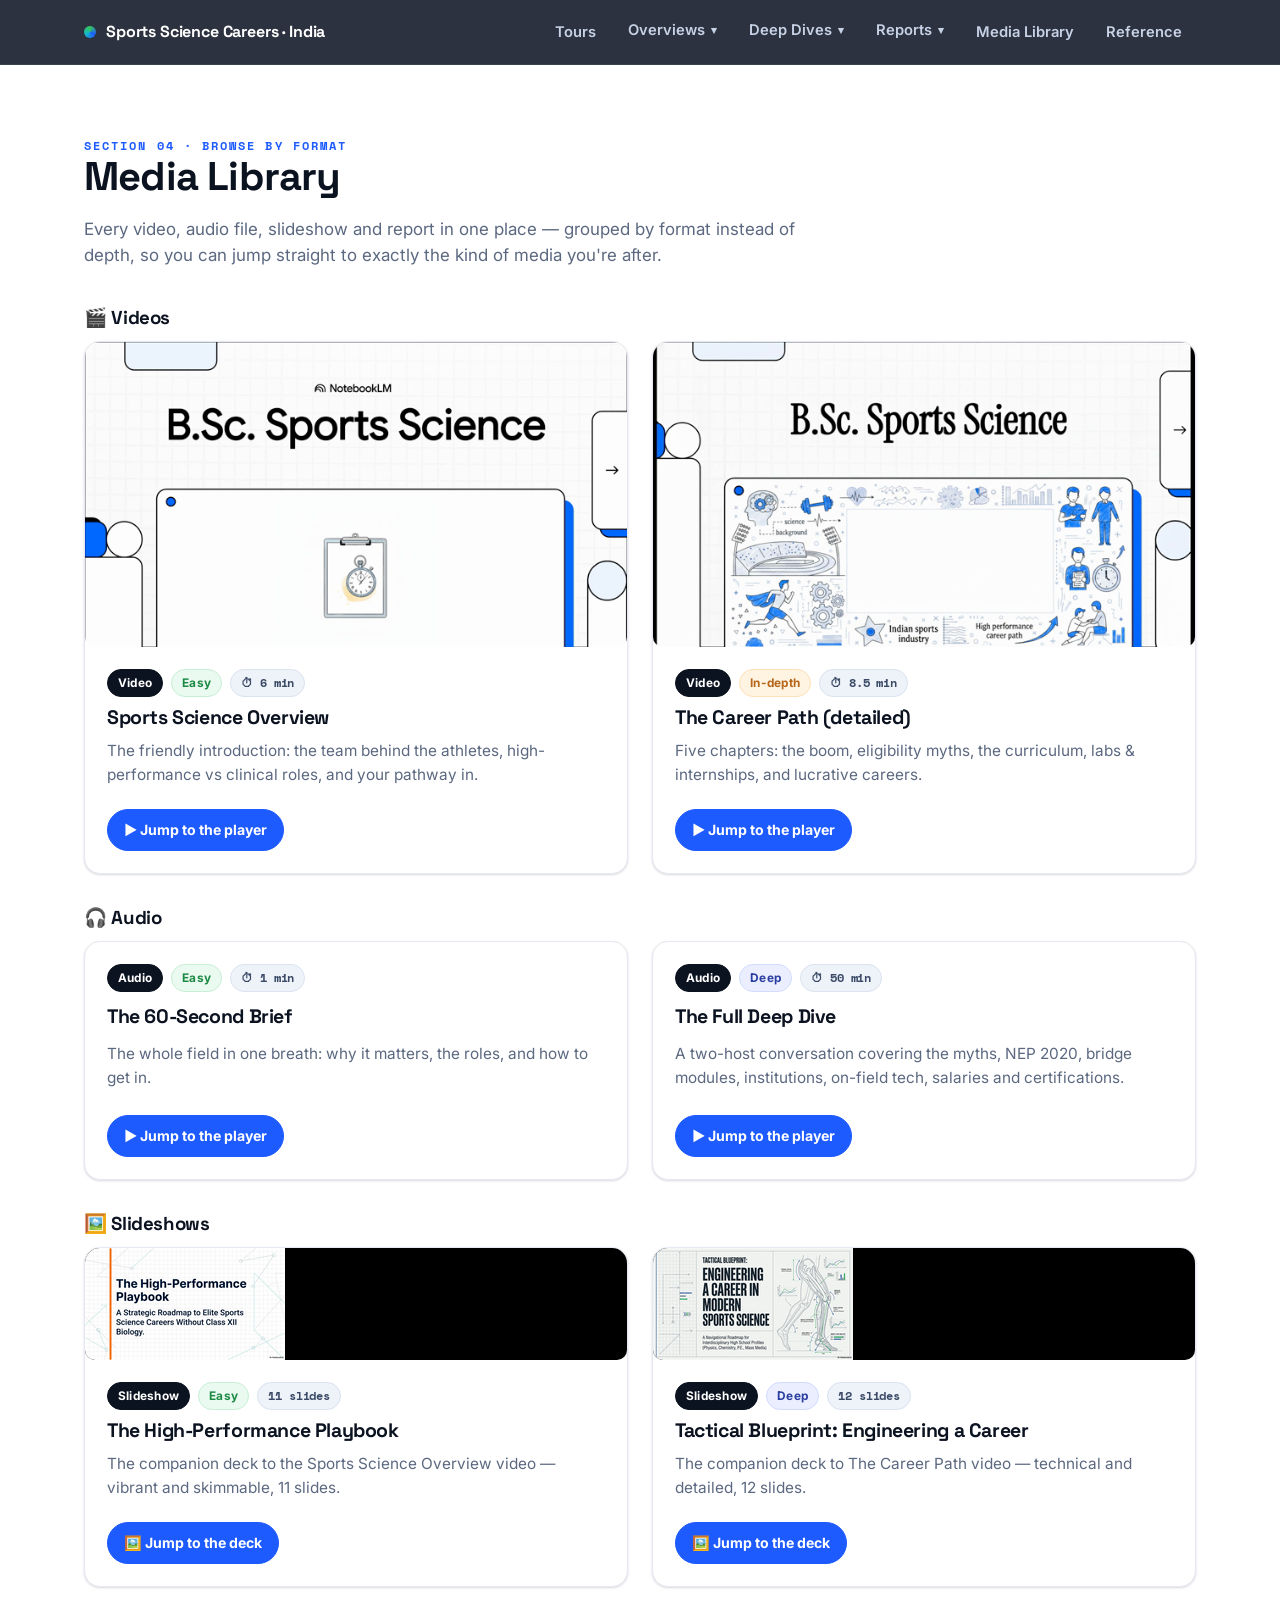
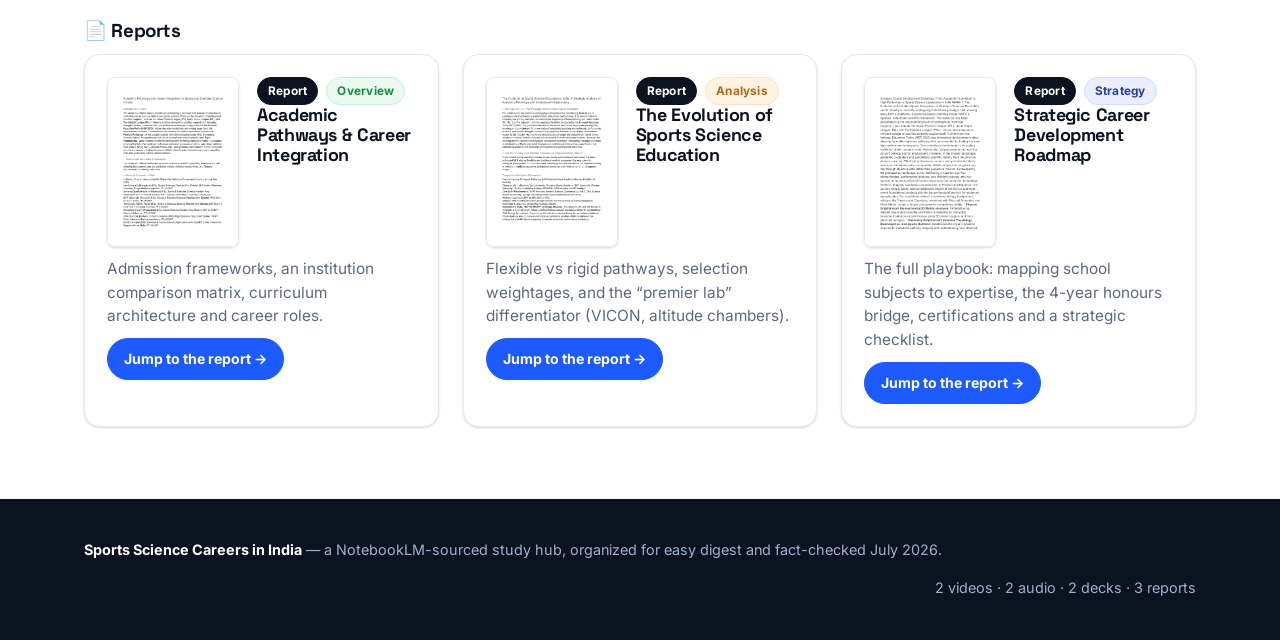
<file: library.html>
<!DOCTYPE html>
<html lang="en">
<head>
<meta charset="utf-8">
<meta name="viewport" content="width=device-width, initial-scale=1">
<title>Media Library — Sports Science Careers in India</title>
<meta name="description" content="Every video, audio file, slideshow and report in one place — browse by format instead of depth.">
<link rel="preconnect" href="https://fonts.googleapis.com">
<link rel="preconnect" href="https://fonts.gstatic.com" crossorigin>
<link href="https://fonts.googleapis.com/css2?family=Inter:wght@400;500;600;700;800&family=Space+Grotesk:wght@500;600;700&family=Space+Mono:wght@400;700&display=swap" rel="stylesheet">
<link rel="stylesheet" href="assets/css/style.css">
</head>
<body>

<!-- NAV -->
<nav class="nav">
  <div class="wrap">
    <a class="brand" href="index.html"><span class="dot"></span> Sports Science Careers · India</a>
    <div class="nav-links" data-menu>

      <a class="nav-flat" href="tours.html">Tours</a>

      <div class="menu">
        <button class="menu-btn" data-menu-btn aria-haspopup="true" aria-expanded="false">Overviews <span class="caret">▾</span></button>
        <div class="menu-panel">
          <a class="menu-item" href="overviews.html#a-short"><b>🎧 The 60-second brief</b><span>Listen · 1 min</span></a>
          <a class="menu-item" href="overviews.html#v-overview"><b>🎬 Sports Science Overview</b><span>Watch · 6 min</span></a>
          <a class="menu-item" href="overviews.html#playbook"><b>🖼️ The High-Performance Playbook</b><span>Skim · 11 slides</span></a>
        </div>
      </div>

      <div class="menu">
        <button class="menu-btn" data-menu-btn aria-haspopup="true" aria-expanded="false">Deep Dives <span class="caret">▾</span></button>
        <div class="menu-panel">
          <a class="menu-item" href="deepdives.html#a-long"><b>🎧 The 50-minute deep dive</b><span>Listen · 50 min</span></a>
          <a class="menu-item" href="deepdives.html#v-career"><b>🎬 The Career Path (detailed)</b><span>Watch · 8.5 min</span></a>
          <a class="menu-item" href="deepdives.html#blueprint"><b>🖼️ The Tactical Blueprint</b><span>Skim · 12 slides</span></a>
        </div>
      </div>

      <div class="menu">
        <button class="menu-btn" data-menu-btn aria-haspopup="true" aria-expanded="false">Reports <span class="caret">▾</span></button>
        <div class="menu-panel">
          <a class="menu-item" href="reports.html#doc-academic"><b>📄 Academic Pathways</b><span>Read · overview</span></a>
          <a class="menu-item" href="reports.html#doc-evolution"><b>📄 Evolution of Education</b><span>Read · analysis</span></a>
          <a class="menu-item" href="reports.html#doc-strategic"><b>📄 Strategic Roadmap</b><span>Read · strategy</span></a>
        </div>
      </div>

      <a class="nav-flat" href="library.html">Media Library</a>
      <a class="nav-flat" href="reference.html">Reference</a>
    </div>
    <button class="hamburger" data-hamburger aria-label="Menu" aria-expanded="false">☰</button>
  </div>
</nav>

<!-- MEDIA LIBRARY -->
<section class="section" id="library">
  <div class="wrap">
    <div class="section-head">
      <div class="eyebrow">Section 04 · Browse by format</div>
      <h2>Media Library</h2>
      <p>Every video, audio file, slideshow and report in one place — grouped by format instead of depth, so you can jump straight to exactly the kind of media you're after.</p>
    </div>

    <h3 style="margin-bottom:12px">🎬 Videos</h3>
    <div class="grid cols-2" style="margin-bottom:34px">

      <div class="card">
        <div class="media-frame"><img src="assets/thumbs/overview_poster.png" alt="Sports Science Overview video thumbnail"></div>
        <div class="body">
          <div class="badges"><span class="badge type">Video</span><span class="badge easy">Easy</span><span class="badge time">⏱ 6 min</span></div>
          <h4>Sports Science Overview</h4>
          <p>The friendly introduction: the team behind the athletes, high-performance vs clinical roles, and your pathway in.</p>
          <div class="row-actions"><a class="btn primary" href="overviews.html#v-overview" aria-label="Jump to the player — Sports Science Overview">▶ Jump to the player</a></div>
        </div>
      </div>

      <div class="card">
        <div class="media-frame"><img src="assets/thumbs/career_poster.png" alt="The Career Path video thumbnail"></div>
        <div class="body">
          <div class="badges"><span class="badge type">Video</span><span class="badge medium">In-depth</span><span class="badge time">⏱ 8.5 min</span></div>
          <h4>The Career Path (detailed)</h4>
          <p>Five chapters: the boom, eligibility myths, the curriculum, labs &amp; internships, and lucrative careers.</p>
          <div class="row-actions"><a class="btn primary" href="deepdives.html#v-career" aria-label="Jump to the player — The Career Path (detailed)">▶ Jump to the player</a></div>
        </div>
      </div>
    </div>

    <h3 style="margin-bottom:12px">🎧 Audio</h3>
    <div class="grid cols-2" style="margin-bottom:34px">

      <div class="card audio-card">
        <div class="body">
          <div class="badges"><span class="badge type">Audio</span><span class="badge easy">Easy</span><span class="badge time">⏱ 1 min</span></div>
          <h4>The 60-Second Brief</h4>
          <p>The whole field in one breath: why it matters, the roles, and how to get in.</p>
          <div class="row-actions"><a class="btn primary" href="overviews.html#a-short" aria-label="Jump to the player — The 60-Second Brief">▶ Jump to the player</a></div>
        </div>
      </div>

      <div class="card audio-card">
        <div class="body">
          <div class="badges"><span class="badge type">Audio</span><span class="badge deep">Deep</span><span class="badge time">⏱ 50 min</span></div>
          <h4>The Full Deep Dive</h4>
          <p>A two-host conversation covering the myths, NEP 2020, bridge modules, institutions, on-field tech, salaries and certifications.</p>
          <div class="row-actions"><a class="btn primary" href="deepdives.html#a-long" aria-label="Jump to the player — The Full Deep Dive">▶ Jump to the player</a></div>
        </div>
      </div>
    </div>

    <h3 style="margin-bottom:12px">🖼️ Slideshows</h3>
    <div class="grid cols-2" style="margin-bottom:34px">

      <div class="card">
        <div class="media-frame"><img src="assets/slides/playbook/tn/s-01.png" alt="The High-Performance Playbook slide preview"></div>
        <div class="body">
          <div class="badges"><span class="badge type">Slideshow</span><span class="badge easy">Easy</span><span class="badge time">11 slides</span></div>
          <h4>The High-Performance Playbook</h4>
          <p>The companion deck to the Sports Science Overview video — vibrant and skimmable, 11 slides.</p>
          <div class="row-actions"><a class="btn primary" href="overviews.html#playbook" aria-label="Jump to the deck — The High-Performance Playbook">🖼️ Jump to the deck</a></div>
        </div>
      </div>

      <div class="card">
        <div class="media-frame"><img src="assets/slides/blueprint/tn/s-01.png" alt="Tactical Blueprint slide preview"></div>
        <div class="body">
          <div class="badges"><span class="badge type">Slideshow</span><span class="badge deep">Deep</span><span class="badge time">12 slides</span></div>
          <h4>Tactical Blueprint: Engineering a Career</h4>
          <p>The companion deck to The Career Path video — technical and detailed, 12 slides.</p>
          <div class="row-actions"><a class="btn primary" href="deepdives.html#blueprint" aria-label="Jump to the deck — Tactical Blueprint: Engineering a Career">🖼️ Jump to the deck</a></div>
        </div>
      </div>
    </div>

    <h3 style="margin-bottom:12px">📄 Reports</h3>
    <div class="grid cols-3">

      <div class="card"><div class="body">
        <div class="doc"><div class="thumb"><img src="assets/thumbs/academic-pathways-1.png" alt=""></div>
          <div class="meta"><div class="badges"><span class="badge type">Report</span><span class="badge easy">Overview</span></div><h4>Academic Pathways &amp; Career Integration</h4></div></div>
        <p>Admission frameworks, an institution comparison matrix, curriculum architecture and career roles.</p>
        <div class="actions"><a class="btn primary" href="reports.html#doc-academic" aria-label="Jump to the report — Academic Pathways &amp; Career Integration">Jump to the report →</a></div>
      </div></div>

      <div class="card"><div class="body">
        <div class="doc"><div class="thumb"><img src="assets/thumbs/evolution-education-1.png" alt=""></div>
          <div class="meta"><div class="badges"><span class="badge type">Report</span><span class="badge medium">Analysis</span></div><h4>The Evolution of Sports Science Education</h4></div></div>
        <p>Flexible vs rigid pathways, selection weightages, and the “premier lab” differentiator (VICON, altitude chambers).</p>
        <div class="actions"><a class="btn primary" href="reports.html#doc-evolution" aria-label="Jump to the report — The Evolution of Sports Science Education">Jump to the report →</a></div>
      </div></div>

      <div class="card"><div class="body">
        <div class="doc"><div class="thumb"><img src="assets/thumbs/strategic-roadmap-1.png" alt=""></div>
          <div class="meta"><div class="badges"><span class="badge type">Report</span><span class="badge deep">Strategy</span></div><h4>Strategic Career Development Roadmap</h4></div></div>
        <p>The full playbook: mapping school subjects to expertise, the 4-year honours bridge, certifications and a strategic checklist.</p>
        <div class="actions"><a class="btn primary" href="reports.html#doc-strategic" aria-label="Jump to the report — Strategic Career Development Roadmap">Jump to the report →</a></div>
      </div></div>
    </div>
  </div>
</section>

<!-- FOOTER -->
<footer class="footer">
  <div class="wrap">
    <div><b>Sports Science Careers in India</b> — a NotebookLM-sourced study hub, organized for easy digest and fact-checked July 2026.</div>
    <div class="src"><span>2 videos · 2 audio · 2 decks · 3 reports</span></div>
  </div>
</footer>

<script src="assets/js/app.js"></script>
</body>
</html>
</file>
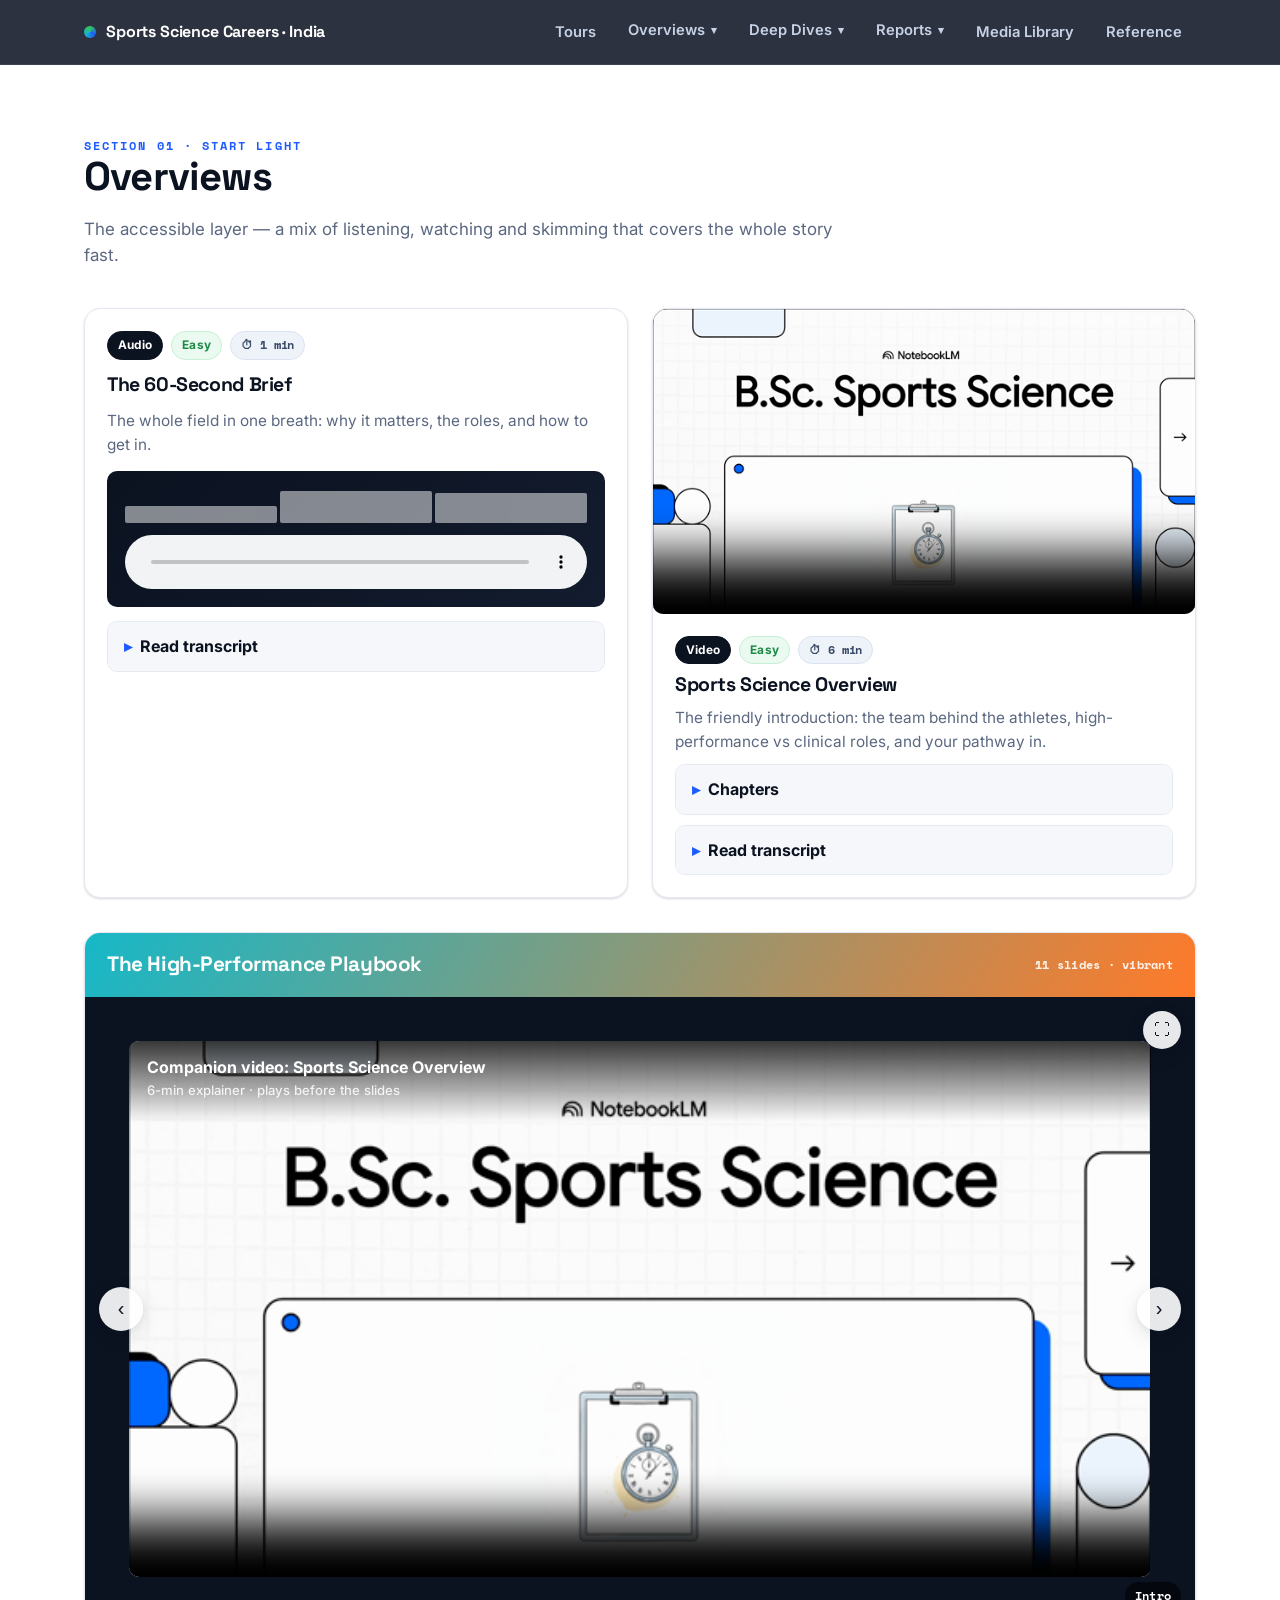
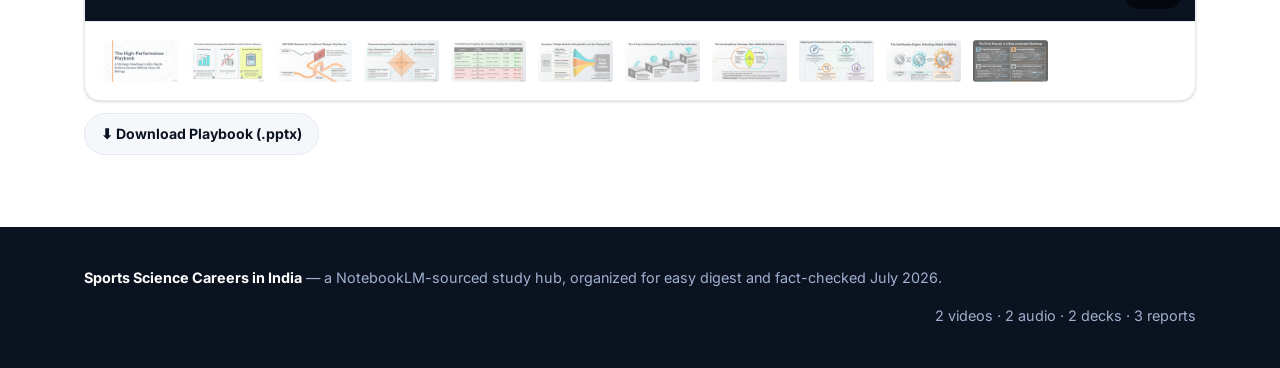
<file: overviews.html>
<!DOCTYPE html>
<html lang="en">
<head>
<meta charset="utf-8">
<meta name="viewport" content="width=device-width, initial-scale=1">
<title>Overviews — Sports Science Careers in India</title>
<meta name="description" content="The accessible layer: a 1-minute audio brief, a 6-minute overview video, and the High-Performance Playbook slide deck.">
<link rel="preconnect" href="https://fonts.googleapis.com">
<link rel="preconnect" href="https://fonts.gstatic.com" crossorigin>
<link href="https://fonts.googleapis.com/css2?family=Inter:wght@400;500;600;700;800&family=Space+Grotesk:wght@500;600;700&family=Space+Mono:wght@400;700&display=swap" rel="stylesheet">
<link rel="stylesheet" href="assets/css/style.css">
</head>
<body>

<!-- NAV -->
<nav class="nav">
  <div class="wrap">
    <a class="brand" href="index.html"><span class="dot"></span> Sports Science Careers · India</a>
    <div class="nav-links" data-menu>

      <a class="nav-flat" href="tours.html">Tours</a>

      <div class="menu">
        <button class="menu-btn" data-menu-btn aria-haspopup="true" aria-expanded="false">Overviews <span class="caret">▾</span></button>
        <div class="menu-panel">
          <a class="menu-item" href="overviews.html#a-short"><b>🎧 The 60-second brief</b><span>Listen · 1 min</span></a>
          <a class="menu-item" href="overviews.html#v-overview"><b>🎬 Sports Science Overview</b><span>Watch · 6 min</span></a>
          <a class="menu-item" href="overviews.html#playbook"><b>🖼️ The High-Performance Playbook</b><span>Skim · 11 slides</span></a>
        </div>
      </div>

      <div class="menu">
        <button class="menu-btn" data-menu-btn aria-haspopup="true" aria-expanded="false">Deep Dives <span class="caret">▾</span></button>
        <div class="menu-panel">
          <a class="menu-item" href="deepdives.html#a-long"><b>🎧 The 50-minute deep dive</b><span>Listen · 50 min</span></a>
          <a class="menu-item" href="deepdives.html#v-career"><b>🎬 The Career Path (detailed)</b><span>Watch · 8.5 min</span></a>
          <a class="menu-item" href="deepdives.html#blueprint"><b>🖼️ The Tactical Blueprint</b><span>Skim · 12 slides</span></a>
        </div>
      </div>

      <div class="menu">
        <button class="menu-btn" data-menu-btn aria-haspopup="true" aria-expanded="false">Reports <span class="caret">▾</span></button>
        <div class="menu-panel">
          <a class="menu-item" href="reports.html#doc-academic"><b>📄 Academic Pathways</b><span>Read · overview</span></a>
          <a class="menu-item" href="reports.html#doc-evolution"><b>📄 Evolution of Education</b><span>Read · analysis</span></a>
          <a class="menu-item" href="reports.html#doc-strategic"><b>📄 Strategic Roadmap</b><span>Read · strategy</span></a>
        </div>
      </div>

      <a class="nav-flat" href="library.html">Media Library</a>
      <a class="nav-flat" href="reference.html">Reference</a>
    </div>
    <button class="hamburger" data-hamburger aria-label="Menu" aria-expanded="false">☰</button>
  </div>
</nav>

<!-- OVERVIEWS -->
<section class="section" id="overviews">
  <div class="wrap">
    <div class="section-head">
      <div class="eyebrow">Section 01 · Start light</div>
      <h2>Overviews</h2>
      <p>The accessible layer — a mix of listening, watching and skimming that covers the whole story fast.</p>
    </div>
    <div class="grid cols-2">

      <div class="card audio-card" id="a-short">
        <div class="body">
          <div class="badges"><span class="badge type">Audio</span><span class="badge easy">Easy</span><span class="badge time">⏱ 1 min</span></div>
          <h3>The 60-Second Brief</h3>
          <p>The whole field in one breath: why it matters, the roles, and how to get in.</p>
          <div class="audio-shell"><div class="wave"><i style="height:50%"></i><i style="height:95%"></i><i style="height:89%"></i></div><audio id="aud-short" controls preload="none" src="assets/media/Explaining%20Sports%20Science%20short%20%281%20min%29.m4a"></audio></div>
          <details class="disclosure"><summary>Read transcript</summary><div class="content"><p>This is the brief on modern sports science careers. So, why does this matter? Well, sports has rapidly evolved from unstructured coaching into a highly data-driven science, creating a massive job market for folks who really know the science of human performance.</p><p>First, professional roles go way beyond traditional coaching. Think of it like a high-tech formula one pit crew but for the human body. Each specialist focuses on a highly specific metric to optimize the athletes overall engine.</p><p>We&#x27;re talking sports biomechanists using 3D motion capture and force plates, exercise physiologists, performance analysts, crunching GPS data, and even tactical performance coaches training military and police. Second, because these roles are so data-heavy, the places these graduates work have expanded way past the gym. Do these scientists only work with elite athletes?</p><p>No way. While many join franchise leagues like IPL, ISL, or Pro Kabaddi, and elite centers like JSW Sports, they&#x27;re also heavily involved in corporate wellness rehab clinics like Coca-Labin, and even biomechanical labs for major footwear brands like Nike and Adidas. Finally, how do you actually get your foot in the door?</p><p>It usually starts with a 3-4-year BSC in sports and exercise science. Crucially, under NEP 2020 guidelines, non-science students from commerce or arts can now enter using foundational bridge modules. But here&#x27;s the reality check.</p><p>A degree alone just won&#x27;t cut it in the major leagues. You absolutely must pair it with mandatory internships and global certifications, like the NSCA-CSCS or ACSM-EP to secure those top tier jobs. The sports industry is now a massive scientific enterprise and with the right mix of flexible education, hands-on internships and global certifications, engineering human performance is a highly accessible career path.</p></div></details>
        </div>
      </div>

      <div class="card" id="v-overview">
        <div class="media-frame"><video id="vid-overview" controls preload="none" poster="assets/thumbs/overview_poster.png" src="assets/media/Sports%20Science%20Overview.mp4"></video></div>
        <div class="body">
          <div class="badges"><span class="badge type">Video</span><span class="badge easy">Easy</span><span class="badge time">⏱ 6 min</span></div>
          <h3>Sports Science Overview</h3>
          <p>The friendly introduction: the team behind the athletes, high-performance vs clinical roles, and your pathway in.</p>
          <details class="disclosure"><summary>Chapters</summary><div class="content"><ul class="chaplist"><li><span class="t"><a href="#" data-seek="0" data-video="vid-overview">0:00</a></span><span>The hidden engine behind elite sport</span></li><li><span class="t"><a href="#" data-seek="90" data-video="vid-overview">1:30</a></span><span>High-performance athletic roles</span></li><li><span class="t"><a href="#" data-seek="260" data-video="vid-overview">4:20</a></span><span>Clinical &amp; rehab positions</span></li><li><span class="t"><a href="#" data-seek="330" data-video="vid-overview">5:30</a></span><span>Pathways to the pros — the degree</span></li></ul></div></details>
          <details class="disclosure"><summary>Read transcript</summary><div class="content"><p>You know, whenever we see a superstar athlete, absolutely shatter a world record or a team pull off this stunning against all odds championship victory, it&#x27;s so easy to just focus on the magic of that single moment. But have you ever wondered what actually went into building that? Welcome to this explainer. We&#x27;re going to dive deep into the fascinating, heavily science-backed careers that are actually driving modern sports.</p><p>We&#x27;re talking about the Bachelor of Science in Sports Science and we&#x27;re going to uncover the hidden engine of professionals making elite performance possible. Because sure, the spotlight is always on the players. But behind every single explosive sprint, every flawless recovery, and every record-breaking lift, there is literally a small army of scientists. And here&#x27;s the thing.</p><p>Thanks to the massive explosion of franchise leagues in India right now, think the IPL, the Pro Kabaddi League, or the ISL, there is a critical shortage of the off-field talent that actually builds and sustains those stars. The demand for these highly specialized pros has absolutely skyrocketed. So here is our roadmap for this explainer. We&#x27;re going to cover the team behind the athletes, high performance athletic roles, clinical and rehab positions, and finally your educational pathways to the pros.</p><p>Starting with Section 1, the team behind athletes, a truly booming industry. Right now, sports training in India is shifting drastically from old school experience-based methods to rigorous data-driven science. And if you&#x27;re entering this field, you&#x27;re essentially choosing between two incredible paths. On one hand, you&#x27;ve got athletic performance, which is all about pushing the human machine to its absolute limits, maximizing speed, output, and power.</p><p>And on the flip side, you have clinical and rehab, which focuses entirely on healing, injury prevention, and really extending a player&#x27;s career longevity. Moving right along to part two, high performance athletic roles, building the engine. Let&#x27;s talk about the heavy hitters on the high octane side of things. We&#x27;re talking sports scientists, strengthened conditioning coaches, biomechanists, data analysts, and tactical coaches.</p><p>These guys are working with pro franchises, elite academies like JSW sports, and get this even military special forces. Take the data analyst, for example. They aren&#x27;t just staring at spreadsheets in a dark room, they&#x27;re actively processing live GPS and wearable sensor data to assess exactly how hard a player is pushing on the pitch. In real time, now some of these roles have gotten incredibly tech heavy.</p><p>Take the sports biomechanist. They use advanced 3D motion capture. Think of those ping pong ball suits, actors wear for movie CGI, right? They use that, along with specialized force plates, to measure exactly how much stress and athletes joints take when they jump or land.</p><p>This level of high tech expertise makes them insanely valuable, not just to teams, but to global footwear brands like Nike and Adidas, and specialized research labs. And because this data is so actionable, these are highly lucrative positions. I mean, an entry level biomechanist can pull in up to 14 lock rupees a year, while a sports scientist is looking at somewhere between 6-12 locks. Why?</p><p>Well, it makes sense. Professional teams will gladly pay a top dollar for the exact science that prevents their multimillion dollar star player from tearing a hamstring. It&#x27;s just smart business. So how does this all fit together?</p><p>Picture a single athletes journey through a high-performance First up, the strength and conditioning coach builds the athletes raw physical engine. Then, the biomechanist steps in to refine the mechanics, making sure that power transfers perfectly without overstressing the joints. And finally, the sports scientist watches the daily metabolic in GPS data to ensure the athlete is actually recovering and not over-training. They essentially collaborate to build the perfect athletic machine.</p><p>All right, section three, clinical and rehab positions, the healers. Now, if your passion is more on the healing side, this is your track. You could be a clinical specialist developing exercise therapies and exercise physiologist or a rehabilitation specialist. These are the unsung heroes who take an athlete fresh out of a major surgery and safely rebuild their muscle, day by day, until they can finally step back onto the pitch.</p><p>But here&#x27;s a really fascinating twist. You don&#x27;t even have to work in sports. Multinational companies are heavily recruiting corporate wellness directors to fix desk ergonomics and design employee recovery programs. Because, as it turns out, keeping a hunched over software engineer pain free uses the exact same foundational science as keeping a pro basketball player healthy.</p><p>The demand for these clinical specialists is just immense and the salaries definitely reflect that. Corporate wellness directors are making up to 9 lakhs, while rehab specialists pull it up to 8.5 lakhs. From orthopedic clinics like max health care, straight to Fortune 500 boardrooms, the corporate world is paying an absolute premium for scientific recovery. Which brings us to Section 4, Pathways to the Pros, getting the degree.</p><p>So you&#x27;re probably wondering how do you actually get your foot in the door and land these jobs? Well, here is a massive game changer. Thanks to the National Education Policy 2020, high school biology is no longer a strict requirement for many of the top BSC sports science programs in India. That&#x27;s right.</p><p>Commerce or art students can actually jump right into this heavily scientific field. We&#x27;re talking about leading institutions here, like Symbiosis, Jain University, Somaiya Sports Academy, and SGT University. And don&#x27;t worry, they don&#x27;t just throw you to the wolves. If you don&#x27;t have a biology background, you take specialized crash courses in human anatomy and cell biology.</p><p>To get you completely up to speed, before you dive into the advanced stuff. Like kinesiology, which is the mechanics of how the body actually moves. Quick pro tip for you though. To really maximize the value of these degrees and stand out from the crowd, you want to pair it with one of two premier global certifications.</p><p>Getting your CSCS for strength and conditioning, or your ACSM for exercise physiology. Having one of these gold standard certificates acts like a global passport, practically guaranteeing your spot in professional leagues or elite clinics. The whole landscape of health and athletics has just fundamentally shifted. The people winning championships today aren&#x27;t just the ones sweating on the turf.</p><p>They are the ones crunching the data and designing the recovery protocols back in the lab. So, the only question left to ask yourself is, are you ready to step up and become the hidden engine behind the next generation of human performance? Thanks so much for tuning into this explainer and we&#x27;ll catch you next time.</p></div></details>
        </div>
      </div>
    </div>

    <div style="margin-top:34px">
<div class="deck" id="playbook">
  <div class="deck-head playbook">
    <h3>The High-Performance Playbook</h3><div class="meta">11 slides · vibrant</div>
  </div>
  <div class="stage" data-deck="playbook">
    <div class="intro show" data-intro>
      <div class="intro-wrap">
        <video src="assets/media/Sports%20Science%20Overview.mp4" poster="assets/thumbs/overview_poster.png" controls preload="none"></video>
        <div class="cap">Companion video: Sports Science Overview<span>6-min explainer · plays before the slides</span></div>
      </div>
    </div>
    <img data-slideimg alt="The High-Performance Playbook slide" style="display:none">
    <button class="nav-btn prev" data-prev aria-label="Previous slide">‹</button>
    <button class="nav-btn next" data-next aria-label="Next slide">›</button>
    <div class="counter"><span data-counter>Intro</span></div>
    <button class="nav-btn fs-btn" data-fullscreen aria-label="Enter fullscreen" aria-pressed="false">⛶</button>
  </div>
  <div class="deck-foot"><div class="thumbs" data-thumbs></div></div>
  <script>window.DECKS=window.DECKS||{};window.DECKS["playbook"]={slides:["assets/slides/playbook/s-01.png","assets/slides/playbook/s-02.png","assets/slides/playbook/s-03.png","assets/slides/playbook/s-04.png","assets/slides/playbook/s-05.png","assets/slides/playbook/s-06.png","assets/slides/playbook/s-07.png","assets/slides/playbook/s-08.png","assets/slides/playbook/s-09.png","assets/slides/playbook/s-10.png","assets/slides/playbook/s-11.png"],thumbs:["assets/slides/playbook/tn/s-01.png","assets/slides/playbook/tn/s-02.png","assets/slides/playbook/tn/s-03.png","assets/slides/playbook/tn/s-04.png","assets/slides/playbook/tn/s-05.png","assets/slides/playbook/tn/s-06.png","assets/slides/playbook/tn/s-07.png","assets/slides/playbook/tn/s-08.png","assets/slides/playbook/tn/s-09.png","assets/slides/playbook/tn/s-10.png","assets/slides/playbook/tn/s-11.png"]};</script>
</div>
      <div class="row-actions"><a class="btn" href="assets/media/Sports_Science_Career_Playbook.pptx" download>⬇ Download Playbook (.pptx)</a></div>
    </div>
  </div>
</section>

<!-- FOOTER -->
<footer class="footer">
  <div class="wrap">
    <div><b>Sports Science Careers in India</b> — a NotebookLM-sourced study hub, organized for easy digest and fact-checked July 2026.</div>
    <div class="src"><span>2 videos · 2 audio · 2 decks · 3 reports</span></div>
  </div>
</footer>

<script src="assets/js/app.js"></script>
</body>
</html>
</file>
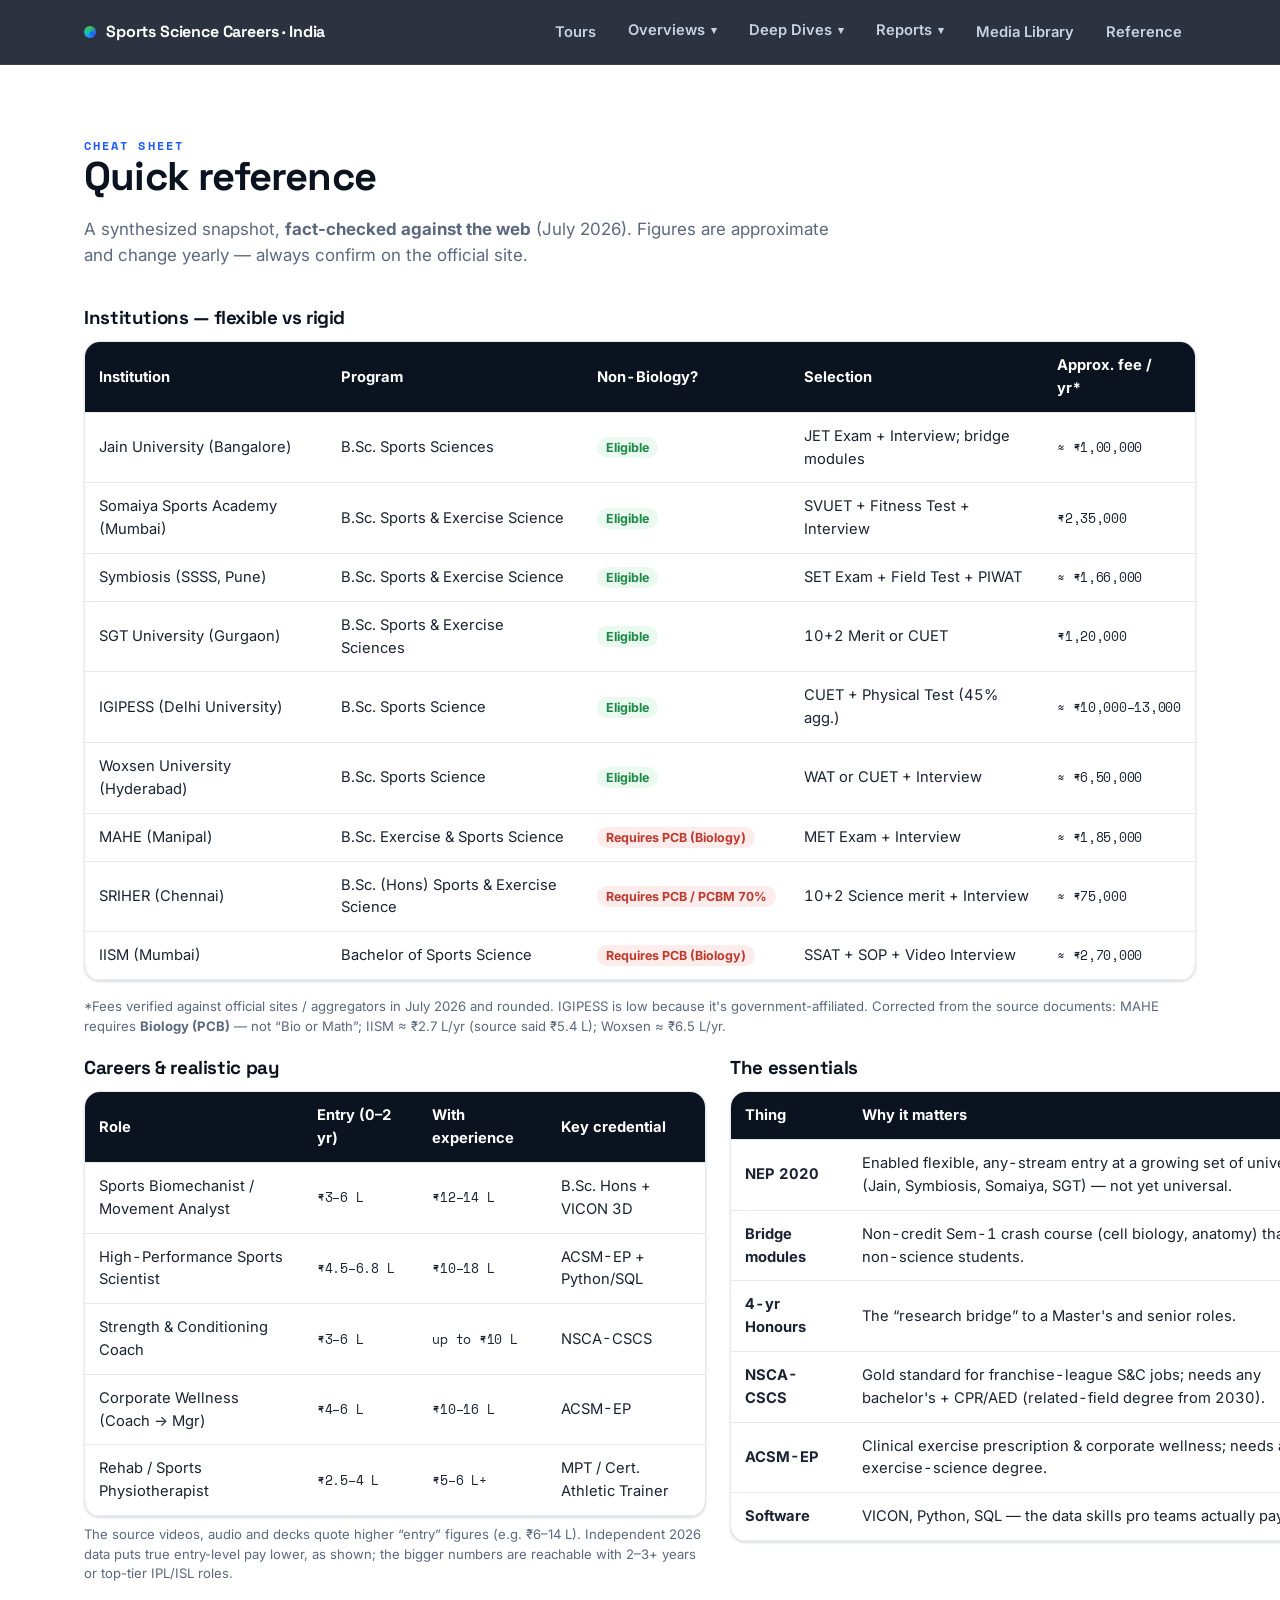
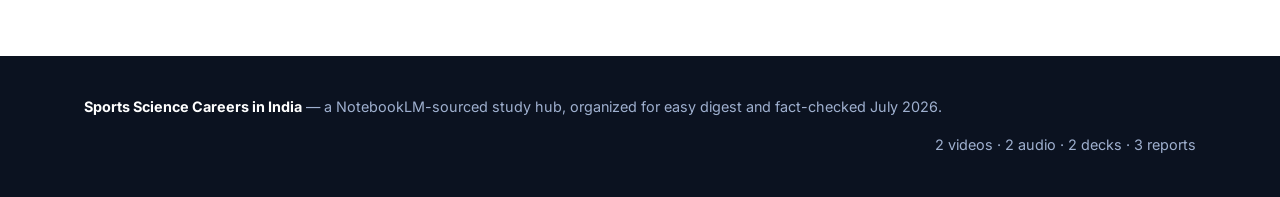
<file: reference.html>
<!DOCTYPE html>
<html lang="en">
<head>
<meta charset="utf-8">
<meta name="viewport" content="width=device-width, initial-scale=1">
<title>Reference — Sports Science Careers in India</title>
<meta name="description" content="A fact-checked quick-reference cheat sheet: institutions, admission pathways, realistic career pay, and the essentials.">
<link rel="preconnect" href="https://fonts.googleapis.com">
<link rel="preconnect" href="https://fonts.gstatic.com" crossorigin>
<link href="https://fonts.googleapis.com/css2?family=Inter:wght@400;500;600;700;800&family=Space+Grotesk:wght@500;600;700&family=Space+Mono:wght@400;700&display=swap" rel="stylesheet">
<link rel="stylesheet" href="assets/css/style.css">
</head>
<body>

<!-- NAV -->
<nav class="nav">
  <div class="wrap">
    <a class="brand" href="index.html"><span class="dot"></span> Sports Science Careers · India</a>
    <div class="nav-links" data-menu>

      <a class="nav-flat" href="tours.html">Tours</a>

      <div class="menu">
        <button class="menu-btn" data-menu-btn aria-haspopup="true" aria-expanded="false">Overviews <span class="caret">▾</span></button>
        <div class="menu-panel">
          <a class="menu-item" href="overviews.html#a-short"><b>🎧 The 60-second brief</b><span>Listen · 1 min</span></a>
          <a class="menu-item" href="overviews.html#v-overview"><b>🎬 Sports Science Overview</b><span>Watch · 6 min</span></a>
          <a class="menu-item" href="overviews.html#playbook"><b>🖼️ The High-Performance Playbook</b><span>Skim · 11 slides</span></a>
        </div>
      </div>

      <div class="menu">
        <button class="menu-btn" data-menu-btn aria-haspopup="true" aria-expanded="false">Deep Dives <span class="caret">▾</span></button>
        <div class="menu-panel">
          <a class="menu-item" href="deepdives.html#a-long"><b>🎧 The 50-minute deep dive</b><span>Listen · 50 min</span></a>
          <a class="menu-item" href="deepdives.html#v-career"><b>🎬 The Career Path (detailed)</b><span>Watch · 8.5 min</span></a>
          <a class="menu-item" href="deepdives.html#blueprint"><b>🖼️ The Tactical Blueprint</b><span>Skim · 12 slides</span></a>
        </div>
      </div>

      <div class="menu">
        <button class="menu-btn" data-menu-btn aria-haspopup="true" aria-expanded="false">Reports <span class="caret">▾</span></button>
        <div class="menu-panel">
          <a class="menu-item" href="reports.html#doc-academic"><b>📄 Academic Pathways</b><span>Read · overview</span></a>
          <a class="menu-item" href="reports.html#doc-evolution"><b>📄 Evolution of Education</b><span>Read · analysis</span></a>
          <a class="menu-item" href="reports.html#doc-strategic"><b>📄 Strategic Roadmap</b><span>Read · strategy</span></a>
        </div>
      </div>

      <a class="nav-flat" href="library.html">Media Library</a>
      <a class="nav-flat" href="reference.html">Reference</a>
    </div>
    <button class="hamburger" data-hamburger aria-label="Menu" aria-expanded="false">☰</button>
  </div>
</nav>

<!-- REFERENCE -->
<section class="section" id="reference">
  <div class="wrap">
    <div class="section-head">
      <div class="eyebrow">Cheat sheet</div>
      <h2>Quick reference</h2>
      <p>A synthesized snapshot, <b>fact-checked against the web</b> (July 2026). Figures are approximate and change yearly — always confirm on the official site.</p>
    </div>

    <h3 style="margin-bottom:12px">Institutions — flexible vs rigid</h3>
    <div class="tablewrap" style="margin-bottom:16px">
      <table class="ref">
        <thead><tr><th>Institution</th><th>Program</th><th>Non-Biology?</th><th>Selection</th><th>Approx. fee / yr*</th></tr></thead>
        <tbody>
          <tr><td>Jain University (Bangalore)</td><td>B.Sc. Sports Sciences</td><td><span class="pill yes">Eligible</span></td><td>JET Exam + Interview; bridge modules</td><td class="num">≈ ₹1,00,000</td></tr>
          <tr><td>Somaiya Sports Academy (Mumbai)</td><td>B.Sc. Sports &amp; Exercise Science</td><td><span class="pill yes">Eligible</span></td><td>SVUET + Fitness Test + Interview</td><td class="num">₹2,35,000</td></tr>
          <tr><td>Symbiosis (SSSS, Pune)</td><td>B.Sc. Sports &amp; Exercise Science</td><td><span class="pill yes">Eligible</span></td><td>SET Exam + Field Test + PIWAT</td><td class="num">≈ ₹1,66,000</td></tr>
          <tr><td>SGT University (Gurgaon)</td><td>B.Sc. Sports &amp; Exercise Sciences</td><td><span class="pill yes">Eligible</span></td><td>10+2 Merit or CUET</td><td class="num">₹1,20,000</td></tr>
          <tr><td>IGIPESS (Delhi University)</td><td>B.Sc. Sports Science</td><td><span class="pill yes">Eligible</span></td><td>CUET + Physical Test (45% agg.)</td><td class="num">≈ ₹10,000–13,000</td></tr>
          <tr><td>Woxsen University (Hyderabad)</td><td>B.Sc. Sports Science</td><td><span class="pill yes">Eligible</span></td><td>WAT or CUET + Interview</td><td class="num">≈ ₹6,50,000</td></tr>
          <tr><td>MAHE (Manipal)</td><td>B.Sc. Exercise &amp; Sports Science</td><td><span class="pill no">Requires PCB (Biology)</span></td><td>MET Exam + Interview</td><td class="num">≈ ₹1,85,000</td></tr>
          <tr><td>SRIHER (Chennai)</td><td>B.Sc. (Hons) Sports &amp; Exercise Science</td><td><span class="pill no">Requires PCB / PCBM 70%</span></td><td>10+2 Science merit + Interview</td><td class="num">≈ ₹75,000</td></tr>
          <tr><td>IISM (Mumbai)</td><td>Bachelor of Sports Science</td><td><span class="pill no">Requires PCB (Biology)</span></td><td>SSAT + SOP + Video Interview</td><td class="num">≈ ₹2,70,000</td></tr>
        </tbody>
      </table>
    </div>
    <p class="note">*Fees verified against official sites / aggregators in July 2026 and rounded. IGIPESS is low because it's government-affiliated. Corrected from the source documents: MAHE requires <b>Biology (PCB)</b> — not “Bio or Math”; IISM ≈ ₹2.7 L/yr (source said ₹5.4 L); Woxsen ≈ ₹6.5 L/yr.</p>

    <div class="grid cols-2" style="align-items:start;margin-top:22px">
      <div>
        <h3 style="margin-bottom:12px">Careers &amp; realistic pay</h3>
        <div class="tablewrap">
          <table class="ref">
            <thead><tr><th>Role</th><th>Entry (0–2 yr)</th><th>With experience</th><th>Key credential</th></tr></thead>
            <tbody>
              <tr><td>Sports Biomechanist / Movement Analyst</td><td class="num">₹3–6 L</td><td class="num">₹12–14 L</td><td>B.Sc. Hons + VICON 3D</td></tr>
              <tr><td>High-Performance Sports Scientist</td><td class="num">₹4.5–6.8 L</td><td class="num">₹10–18 L</td><td>ACSM-EP + Python/SQL</td></tr>
              <tr><td>Strength &amp; Conditioning Coach</td><td class="num">₹3–6 L</td><td class="num">up to ₹10 L</td><td>NSCA-CSCS</td></tr>
              <tr><td>Corporate Wellness (Coach → Mgr)</td><td class="num">₹4–6 L</td><td class="num">₹10–16 L</td><td>ACSM-EP</td></tr>
              <tr><td>Rehab / Sports Physiotherapist</td><td class="num">₹2.5–4 L</td><td class="num">₹5–6 L+</td><td>MPT / Cert. Athletic Trainer</td></tr>
            </tbody>
          </table>
        </div>
        <p class="note">The source videos, audio and decks quote higher “entry” figures (e.g. ₹6–14 L). Independent 2026 data puts true entry-level pay lower, as shown; the bigger numbers are reachable with 2–3+ years or top-tier IPL/ISL roles.</p>
      </div>
      <div>
        <h3 style="margin-bottom:12px">The essentials</h3>
        <div class="tablewrap">
          <table class="ref">
            <thead><tr><th>Thing</th><th>Why it matters</th></tr></thead>
            <tbody>
              <tr><td><b>NEP 2020</b></td><td>Enabled flexible, any-stream entry at a growing set of universities (Jain, Symbiosis, Somaiya, SGT) — not yet universal.</td></tr>
              <tr><td><b>Bridge modules</b></td><td>Non-credit Sem-1 crash course (cell biology, anatomy) that levels non-science students.</td></tr>
              <tr><td><b>4-yr Honours</b></td><td>The “research bridge” to a Master's and senior roles.</td></tr>
              <tr><td><b>NSCA-CSCS</b></td><td>Gold standard for franchise-league S&amp;C jobs; needs any bachelor's + CPR/AED (related-field degree from 2030).</td></tr>
              <tr><td><b>ACSM-EP</b></td><td>Clinical exercise prescription &amp; corporate wellness; needs an exercise-science degree.</td></tr>
              <tr><td><b>Software</b></td><td>VICON, Python, SQL — the data skills pro teams actually pay for.</td></tr>
            </tbody>
          </table>
        </div>
      </div>
    </div>
  </div>
</section>

<!-- FOOTER -->
<footer class="footer">
  <div class="wrap">
    <div><b>Sports Science Careers in India</b> — a NotebookLM-sourced study hub, organized for easy digest and fact-checked July 2026.</div>
    <div class="src"><span>2 videos · 2 audio · 2 decks · 3 reports</span></div>
  </div>
</footer>

<script src="assets/js/app.js"></script>
</body>
</html>
</file>
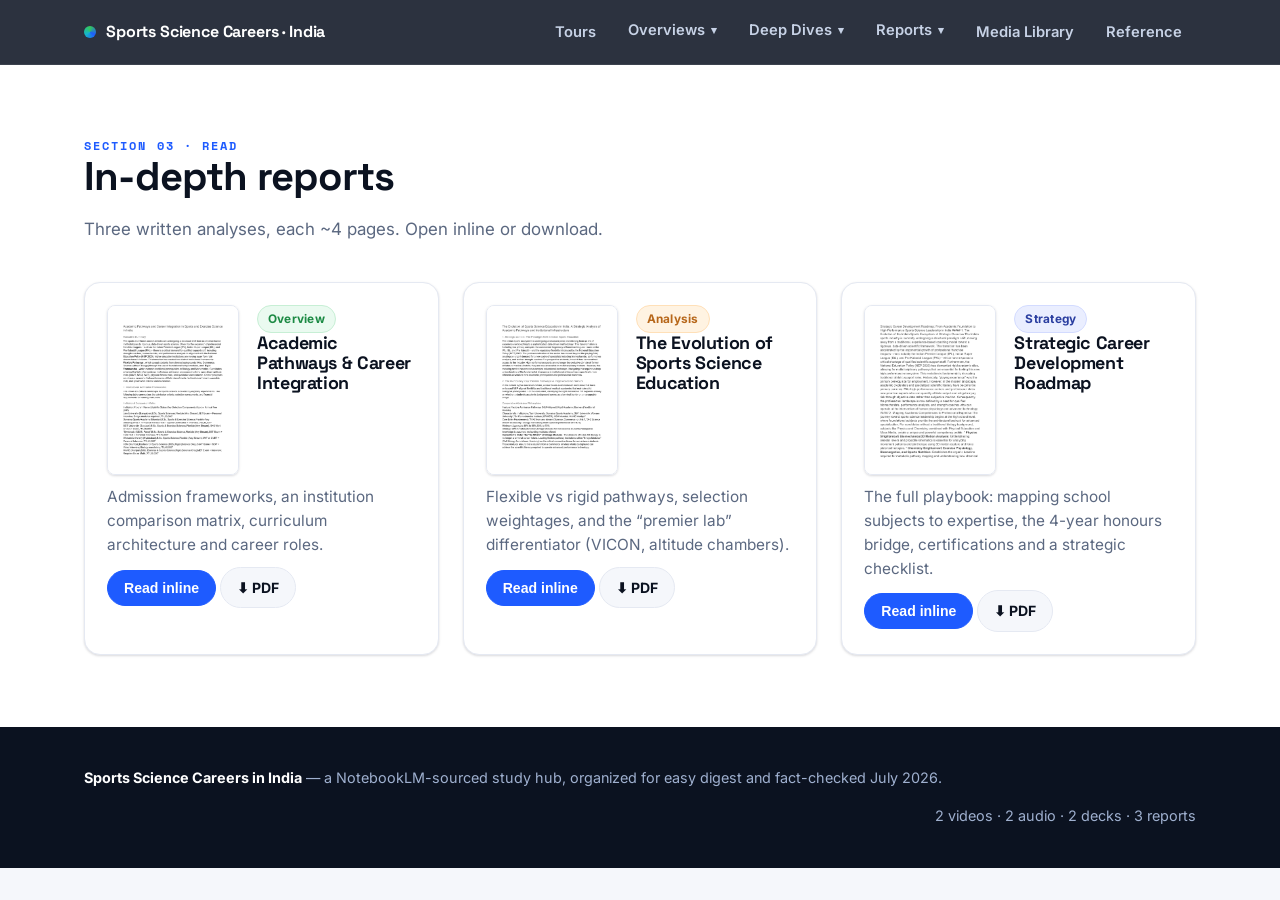
<file: reports.html>
<!DOCTYPE html>
<html lang="en">
<head>
<meta charset="utf-8">
<meta name="viewport" content="width=device-width, initial-scale=1">
<title>Reports — Sports Science Careers in India</title>
<meta name="description" content="Three in-depth written reports on B.Sc. Sports &amp; Exercise Science pathways in India — read inline or download.">
<link rel="preconnect" href="https://fonts.googleapis.com">
<link rel="preconnect" href="https://fonts.gstatic.com" crossorigin>
<link href="https://fonts.googleapis.com/css2?family=Inter:wght@400;500;600;700;800&family=Space+Grotesk:wght@500;600;700&family=Space+Mono:wght@400;700&display=swap" rel="stylesheet">
<link rel="stylesheet" href="assets/css/style.css">
</head>
<body>

<!-- NAV -->
<nav class="nav">
  <div class="wrap">
    <a class="brand" href="index.html"><span class="dot"></span> Sports Science Careers · India</a>
    <div class="nav-links" data-menu>

      <a class="nav-flat" href="tours.html">Tours</a>

      <div class="menu">
        <button class="menu-btn" data-menu-btn aria-haspopup="true" aria-expanded="false">Overviews <span class="caret">▾</span></button>
        <div class="menu-panel">
          <a class="menu-item" href="overviews.html#a-short"><b>🎧 The 60-second brief</b><span>Listen · 1 min</span></a>
          <a class="menu-item" href="overviews.html#v-overview"><b>🎬 Sports Science Overview</b><span>Watch · 6 min</span></a>
          <a class="menu-item" href="overviews.html#playbook"><b>🖼️ The High-Performance Playbook</b><span>Skim · 11 slides</span></a>
        </div>
      </div>

      <div class="menu">
        <button class="menu-btn" data-menu-btn aria-haspopup="true" aria-expanded="false">Deep Dives <span class="caret">▾</span></button>
        <div class="menu-panel">
          <a class="menu-item" href="deepdives.html#a-long"><b>🎧 The 50-minute deep dive</b><span>Listen · 50 min</span></a>
          <a class="menu-item" href="deepdives.html#v-career"><b>🎬 The Career Path (detailed)</b><span>Watch · 8.5 min</span></a>
          <a class="menu-item" href="deepdives.html#blueprint"><b>🖼️ The Tactical Blueprint</b><span>Skim · 12 slides</span></a>
        </div>
      </div>

      <div class="menu">
        <button class="menu-btn" data-menu-btn aria-haspopup="true" aria-expanded="false">Reports <span class="caret">▾</span></button>
        <div class="menu-panel">
          <a class="menu-item" href="reports.html#doc-academic"><b>📄 Academic Pathways</b><span>Read · overview</span></a>
          <a class="menu-item" href="reports.html#doc-evolution"><b>📄 Evolution of Education</b><span>Read · analysis</span></a>
          <a class="menu-item" href="reports.html#doc-strategic"><b>📄 Strategic Roadmap</b><span>Read · strategy</span></a>
        </div>
      </div>

      <a class="nav-flat" href="library.html">Media Library</a>
      <a class="nav-flat" href="reference.html">Reference</a>
    </div>
    <button class="hamburger" data-hamburger aria-label="Menu" aria-expanded="false">☰</button>
  </div>
</nav>

<!-- REPORTS -->
<section class="section" id="reports">
  <div class="wrap">
    <div class="section-head">
      <div class="eyebrow">Section 03 · Read</div>
      <h2>In-depth reports</h2>
      <p>Three written analyses, each ~4 pages. Open inline or download.</p>
    </div>
    <div class="grid cols-3">

      <div class="card" id="doc-academic"><div class="body">
        <div class="doc"><div class="thumb"><img src="assets/thumbs/academic-pathways-1.png" alt=""></div>
          <div class="meta"><div class="badges"><span class="badge easy">Overview</span></div><h3>Academic Pathways &amp; Career Integration</h3></div></div>
        <p>Admission frameworks, an institution comparison matrix, curriculum architecture and career roles.</p>
        <div class="actions"><button class="btn primary" data-pdf="assets/pdf/academic-pathways.pdf" data-title="Academic Pathways &amp; Career Integration" aria-label="Read inline — Academic Pathways &amp; Career Integration">Read inline</button>
          <a class="btn" href="assets/pdf/academic-pathways.pdf" download aria-label="Download PDF — Academic Pathways &amp; Career Integration">⬇ PDF</a></div>
      </div></div>

      <div class="card" id="doc-evolution"><div class="body">
        <div class="doc"><div class="thumb"><img src="assets/thumbs/evolution-education-1.png" alt=""></div>
          <div class="meta"><div class="badges"><span class="badge medium">Analysis</span></div><h3>The Evolution of Sports Science Education</h3></div></div>
        <p>Flexible vs rigid pathways, selection weightages, and the “premier lab” differentiator (VICON, altitude chambers).</p>
        <div class="actions"><button class="btn primary" data-pdf="assets/pdf/evolution-education.pdf" data-title="The Evolution of Sports Science Education" aria-label="Read inline — The Evolution of Sports Science Education">Read inline</button>
          <a class="btn" href="assets/pdf/evolution-education.pdf" download aria-label="Download PDF — The Evolution of Sports Science Education">⬇ PDF</a></div>
      </div></div>

      <div class="card" id="doc-strategic"><div class="body">
        <div class="doc"><div class="thumb"><img src="assets/thumbs/strategic-roadmap-1.png" alt=""></div>
          <div class="meta"><div class="badges"><span class="badge deep">Strategy</span></div><h3>Strategic Career Development Roadmap</h3></div></div>
        <p>The full playbook: mapping school subjects to expertise, the 4-year honours bridge, certifications and a strategic checklist.</p>
        <div class="actions"><button class="btn primary" data-pdf="assets/pdf/strategic-roadmap.pdf" data-title="Strategic Career Development Roadmap" aria-label="Read inline — Strategic Career Development Roadmap">Read inline</button>
          <a class="btn" href="assets/pdf/strategic-roadmap.pdf" download aria-label="Download PDF — Strategic Career Development Roadmap">⬇ PDF</a></div>
      </div></div>
    </div>
  </div>
</section>

<!-- FOOTER -->
<footer class="footer">
  <div class="wrap">
    <div><b>Sports Science Careers in India</b> — a NotebookLM-sourced study hub, organized for easy digest and fact-checked July 2026.</div>
    <div class="src"><span>2 videos · 2 audio · 2 decks · 3 reports</span></div>
  </div>
</footer>

<!-- PDF MODAL -->
<div class="modal" id="pdfModal">
  <div class="box" role="dialog" aria-modal="true" aria-label="Document viewer">
    <header><h3 data-modal-title>Document</h3><button class="x" data-close aria-label="Close document">×</button></header>
    <iframe data-modal-frame title="PDF viewer"></iframe>
  </div>
</div>

<script src="assets/js/app.js"></script>
</body>
</html>
</file>
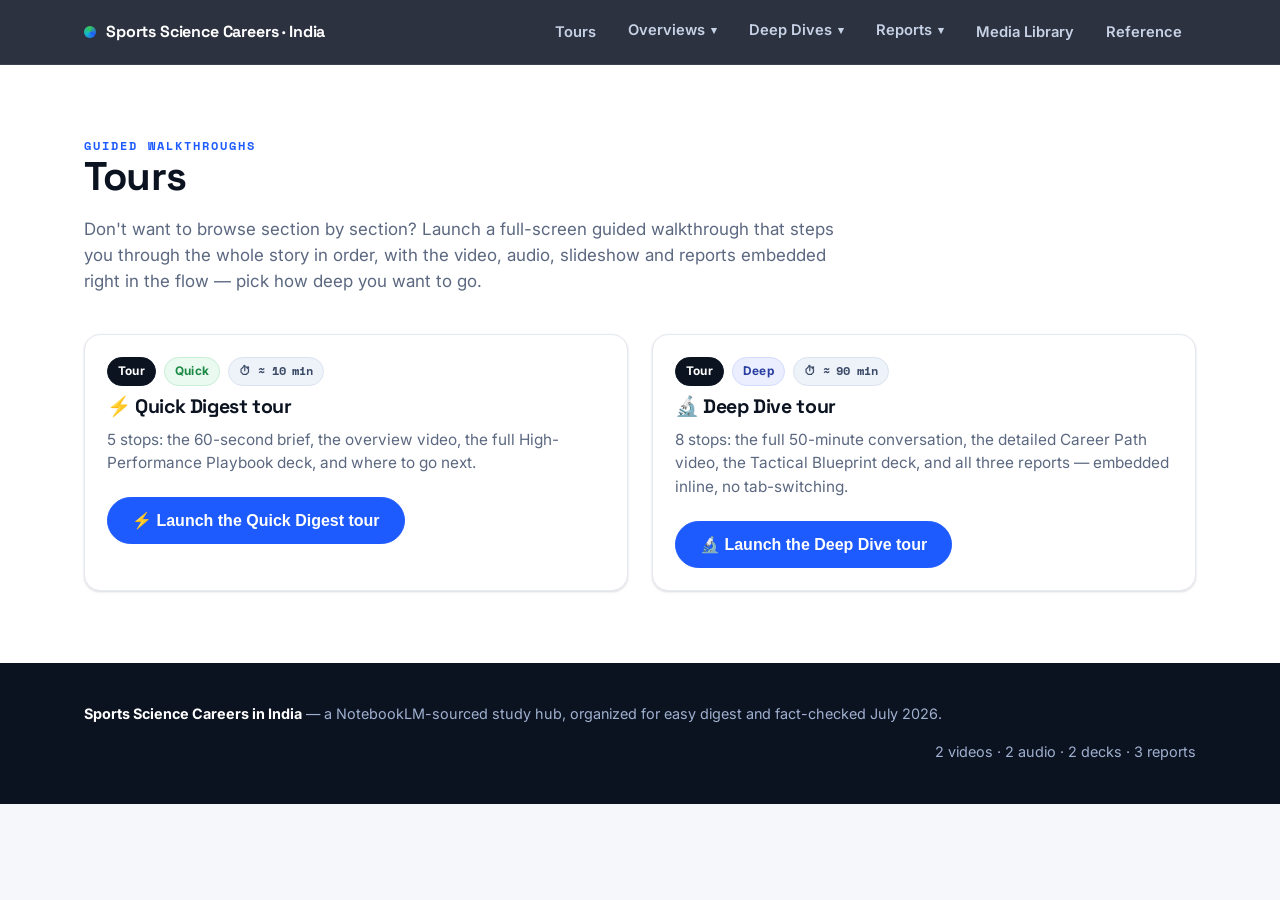
<file: tours.html>
<!DOCTYPE html>
<html lang="en">
<head>
<meta charset="utf-8">
<meta name="viewport" content="width=device-width, initial-scale=1">
<title>Tours — Sports Science Careers in India</title>
<meta name="description" content="Guided, full-screen walkthroughs of the whole study hub — a 10-minute Quick Digest or a 90-minute Deep Dive, no browsing required.">
<link rel="preconnect" href="https://fonts.googleapis.com">
<link rel="preconnect" href="https://fonts.gstatic.com" crossorigin>
<link href="https://fonts.googleapis.com/css2?family=Inter:wght@400;500;600;700;800&family=Space+Grotesk:wght@500;600;700&family=Space+Mono:wght@400;700&display=swap" rel="stylesheet">
<link rel="stylesheet" href="assets/css/style.css">
</head>
<body>

<!-- NAV -->
<nav class="nav">
  <div class="wrap">
    <a class="brand" href="index.html"><span class="dot"></span> Sports Science Careers · India</a>
    <div class="nav-links" data-menu>

      <a class="nav-flat" href="tours.html">Tours</a>

      <div class="menu">
        <button class="menu-btn" data-menu-btn aria-haspopup="true" aria-expanded="false">Overviews <span class="caret">▾</span></button>
        <div class="menu-panel">
          <a class="menu-item" href="overviews.html#a-short"><b>🎧 The 60-second brief</b><span>Listen · 1 min</span></a>
          <a class="menu-item" href="overviews.html#v-overview"><b>🎬 Sports Science Overview</b><span>Watch · 6 min</span></a>
          <a class="menu-item" href="overviews.html#playbook"><b>🖼️ The High-Performance Playbook</b><span>Skim · 11 slides</span></a>
        </div>
      </div>

      <div class="menu">
        <button class="menu-btn" data-menu-btn aria-haspopup="true" aria-expanded="false">Deep Dives <span class="caret">▾</span></button>
        <div class="menu-panel">
          <a class="menu-item" href="deepdives.html#a-long"><b>🎧 The 50-minute deep dive</b><span>Listen · 50 min</span></a>
          <a class="menu-item" href="deepdives.html#v-career"><b>🎬 The Career Path (detailed)</b><span>Watch · 8.5 min</span></a>
          <a class="menu-item" href="deepdives.html#blueprint"><b>🖼️ The Tactical Blueprint</b><span>Skim · 12 slides</span></a>
        </div>
      </div>

      <div class="menu">
        <button class="menu-btn" data-menu-btn aria-haspopup="true" aria-expanded="false">Reports <span class="caret">▾</span></button>
        <div class="menu-panel">
          <a class="menu-item" href="reports.html#doc-academic"><b>📄 Academic Pathways</b><span>Read · overview</span></a>
          <a class="menu-item" href="reports.html#doc-evolution"><b>📄 Evolution of Education</b><span>Read · analysis</span></a>
          <a class="menu-item" href="reports.html#doc-strategic"><b>📄 Strategic Roadmap</b><span>Read · strategy</span></a>
        </div>
      </div>

      <a class="nav-flat" href="library.html">Media Library</a>
      <a class="nav-flat" href="reference.html">Reference</a>
    </div>
    <button class="hamburger" data-hamburger aria-label="Menu" aria-expanded="false">☰</button>
  </div>
</nav>

<section class="section" id="tours-intro">
  <div class="wrap">
    <div class="section-head">
      <div class="eyebrow">Guided walkthroughs</div>
      <h2>Tours</h2>
      <p>Don't want to browse section by section? Launch a full-screen guided walkthrough that steps you through the whole story in order, with the video, audio, slideshow and reports embedded right in the flow — pick how deep you want to go.</p>
    </div>
    <div class="grid cols-2">
      <div class="card">
        <div class="body">
          <div class="badges"><span class="badge type">Tour</span><span class="badge easy">Quick</span><span class="badge time">⏱ ≈ 10 min</span></div>
          <h3>⚡ Quick Digest tour</h3>
          <p>5 stops: the 60-second brief, the overview video, the full High-Performance Playbook deck, and where to go next.</p>
          <div class="row-actions"><button class="btn primary lg tour-launch" data-tour="quick">⚡ Launch the Quick Digest tour</button></div>
        </div>
      </div>
      <div class="card">
        <div class="body">
          <div class="badges"><span class="badge type">Tour</span><span class="badge deep">Deep</span><span class="badge time">⏱ ≈ 90 min</span></div>
          <h3>🔬 Deep Dive tour</h3>
          <p>8 stops: the full 50-minute conversation, the detailed Career Path video, the Tactical Blueprint deck, and all three reports — embedded inline, no tab-switching.</p>
          <div class="row-actions"><button class="btn primary lg tour-launch" data-tour="deep">🔬 Launch the Deep Dive tour</button></div>
        </div>
      </div>
    </div>
  </div>
</section>

<!-- FOOTER -->
<footer class="footer">
  <div class="wrap">
    <div><b>Sports Science Careers in India</b> — a NotebookLM-sourced study hub, organized for easy digest and fact-checked July 2026.</div>
    <div class="src"><span>2 videos · 2 audio · 2 decks · 3 reports</span></div>
  </div>
</footer>

<!-- TOUR OVERLAY -->
<div class="tour" id="tour" aria-hidden="true">
  <div class="tour-box" role="dialog" aria-modal="true" aria-label="Guided tour">
    <div class="tour-top">
      <span class="tour-title" data-tour-title></span>
      <span class="tour-progress" data-tour-progress></span>
      <button class="tour-x" data-tour-close aria-label="Close tour">×</button>
    </div>
    <div class="tour-stage" data-tour-stage aria-live="polite"></div>
    <button class="tour-arrow prev" data-tour-prev aria-label="Previous">‹</button>
    <button class="tour-arrow next" data-tour-next aria-label="Next">›</button>
    <div class="tour-dots" data-tour-dots></div>
  </div>
</div>

<script>window.DECKS=window.DECKS||{};window.DECKS["playbook"]={slides:["assets/slides/playbook/s-01.png","assets/slides/playbook/s-02.png","assets/slides/playbook/s-03.png","assets/slides/playbook/s-04.png","assets/slides/playbook/s-05.png","assets/slides/playbook/s-06.png","assets/slides/playbook/s-07.png","assets/slides/playbook/s-08.png","assets/slides/playbook/s-09.png","assets/slides/playbook/s-10.png","assets/slides/playbook/s-11.png"],thumbs:["assets/slides/playbook/tn/s-01.png","assets/slides/playbook/tn/s-02.png","assets/slides/playbook/tn/s-03.png","assets/slides/playbook/tn/s-04.png","assets/slides/playbook/tn/s-05.png","assets/slides/playbook/tn/s-06.png","assets/slides/playbook/tn/s-07.png","assets/slides/playbook/tn/s-08.png","assets/slides/playbook/tn/s-09.png","assets/slides/playbook/tn/s-10.png","assets/slides/playbook/tn/s-11.png"]};</script>
<script>window.DECKS=window.DECKS||{};window.DECKS["blueprint"]={slides:["assets/slides/blueprint/s-01.png","assets/slides/blueprint/s-02.png","assets/slides/blueprint/s-03.png","assets/slides/blueprint/s-04.png","assets/slides/blueprint/s-05.png","assets/slides/blueprint/s-06.png","assets/slides/blueprint/s-07.png","assets/slides/blueprint/s-08.png","assets/slides/blueprint/s-09.png","assets/slides/blueprint/s-10.png","assets/slides/blueprint/s-11.png","assets/slides/blueprint/s-12.png"],thumbs:["assets/slides/blueprint/tn/s-01.png","assets/slides/blueprint/tn/s-02.png","assets/slides/blueprint/tn/s-03.png","assets/slides/blueprint/tn/s-04.png","assets/slides/blueprint/tn/s-05.png","assets/slides/blueprint/tn/s-06.png","assets/slides/blueprint/tn/s-07.png","assets/slides/blueprint/tn/s-08.png","assets/slides/blueprint/tn/s-09.png","assets/slides/blueprint/tn/s-10.png","assets/slides/blueprint/tn/s-11.png","assets/slides/blueprint/tn/s-12.png"]};</script>
<script>window.TOURS = {"quick": {"title": "Quick Digest", "meta": "\u2248 10 minutes \u00b7 5 stops", "accent": "quick", "steps": [{"type": "cover", "title": "Quick Digest", "sub": "The fastest way to get the whole picture. Use the arrows (or \u2190 \u2192) to move through 5 short stops.", "meta": "\u2248 10 minutes"}, {"type": "audio", "title": "1 \u00b7 The 60-second brief", "cap": "The entire field in one breath \u2014 why it matters, the roles, and how to get in.", "src": "assets/media/Explaining%20Sports%20Science%20short%20%281%20min%29.m4a", "shell": "cool"}, {"type": "video", "title": "2 \u00b7 Sports Science Overview", "cap": "A friendly 6-minute intro to the people behind elite performance.", "src": "assets/media/Sports%20Science%20Overview.mp4", "poster": "assets/thumbs/overview_poster.png"}, {"type": "deck", "title": "3 \u00b7 The Playbook \u2014 full deck", "cap": "Browse the entire 11-slide deck below \u2014 swipe, click, or use fullscreen to read every slide.", "deckId": "playbook"}, {"type": "cover", "title": "That's the digest", "sub": "Want the full story \u2014 institutions, salaries, certifications and the 50-minute deep dive? Launch the Deep Dive tour.", "meta": "Next: Deep Dive", "cta": "deep"}]}, "deep": {"title": "Deep Dive", "meta": "\u2248 90 minutes \u00b7 8 stops", "accent": "deep", "steps": [{"type": "cover", "title": "Deep Dive", "sub": "The complete walkthrough: the long-form audio, the detailed video, the technical deck, and all three reports.", "meta": "\u2248 90 minutes \u00b7 settle in"}, {"type": "audio", "title": "1 \u00b7 The 50-minute conversation", "cap": "A two-host deep dive covering every angle. Press play and let it run.", "src": "assets/media/Explaining%20Sports%20Science%20long%20%2850%20min%29.m4a", "shell": "warm"}, {"type": "video", "title": "2 \u00b7 The Career Path (detailed)", "cap": "8.5 minutes, five chapters \u2014 the boom, myths, curriculum, labs and careers.", "src": "assets/media/Career%20Path%20Stuff.mp4", "poster": "assets/thumbs/career_poster.png"}, {"type": "deck", "title": "3 \u00b7 The Blueprint \u2014 full deck", "cap": "Browse the entire 12-slide technical deck below \u2014 swipe, click, or use fullscreen to read every slide.", "deckId": "blueprint"}, {"type": "doc", "title": "4 \u00b7 Report \u2014 Academic Pathways", "cap": "Admission frameworks, curriculum architecture and career roles.", "pdf": "assets/pdf/academic-pathways.pdf"}, {"type": "doc", "title": "5 \u00b7 Report \u2014 Evolution of Education", "cap": "Flexible vs rigid pathways and the 'premier lab' differentiator.", "pdf": "assets/pdf/evolution-education.pdf"}, {"type": "doc", "title": "6 \u00b7 Report \u2014 Strategic Roadmap", "cap": "The full playbook: subjects \u2192 expertise, certifications, and a checklist.", "pdf": "assets/pdf/strategic-roadmap.pdf"}, {"type": "cover", "title": "You've seen it all", "sub": "Everything above is also browsable any time from the menu. Head to the Reference cheat-sheet to keep the key facts handy.", "meta": "Done", "cta": "close"}]}};</script>
<script src="assets/js/app.js"></script>
</body>
</html>
</file>
<file: assets/css/style.css>
/* =========================================================================
   Sports Science Careers in India — Study Hub
   Design tokens + components. Built to be polished further in Claude Design.
   ========================================================================= */

:root {
  /* Palette — athletic / high-performance */
  --ink:        #0b1220;   /* near-black navy */
  --ink-2:      #131c2e;
  --panel:      #ffffff;
  --panel-2:    #f5f7fb;
  --line:       #e5e9f2;
  --muted:      #5b6880;
  --text:       #1a2233;

  --blue:       #1e5bff;   /* electric blue (blueprint) */
  --blue-2:     #0a2a7a;
  --teal:       #16b8c8;   /* playbook teal */
  --lime:       #35c759;   /* success green */
  --orange:     #ff7a29;   /* playbook orange */
  --amber:      #ffc23c;

  --grad-hero:  radial-gradient(1200px 600px at 80% -10%, #1b2b57 0%, transparent 60%),
                radial-gradient(900px 500px at -10% 10%, #0f2140 0%, transparent 55%),
                linear-gradient(160deg, #0b1220 0%, #0d1832 100%);

  --shadow-sm:  0 1px 2px rgba(16,24,40,.06), 0 1px 3px rgba(16,24,40,.10);
  --shadow-md:  0 6px 20px rgba(16,24,40,.10), 0 2px 6px rgba(16,24,40,.06);
  --shadow-lg:  0 24px 60px rgba(10,18,40,.22);

  --radius:     16px;
  --radius-sm:  10px;
  --maxw:       1160px;
  --font:       "Inter", -apple-system, BlinkMacSystemFont, "Segoe UI", Roboto, Helvetica, Arial, sans-serif;
  --font-display: "Space Grotesk", "Inter", -apple-system, BlinkMacSystemFont, "Segoe UI", sans-serif;
  --font-mono:  "Space Mono", ui-monospace, SFMono-Regular, "SF Mono", Menlo, Consolas, monospace;

  --focus:      3px solid var(--amber);   /* single high-contrast ring — reads on navy and on white */
}

* { box-sizing: border-box; }
html { scroll-behavior: smooth; scroll-padding-top: 84px; }
body {
  margin: 0;
  font-family: var(--font);
  color: var(--text);
  background: var(--panel-2);
  line-height: 1.55;
  -webkit-font-smoothing: antialiased;
  text-rendering: optimizeLegibility;
}
img { max-width: 100%; display: block; }
a { color: var(--blue); text-decoration: none; }
a:hover { text-decoration: underline; }

/* Visible keyboard focus everywhere (single amber ring reads on both navy and white). */
:focus-visible { outline: var(--focus); outline-offset: 2px; border-radius: 4px; }
/* thumbnails / tour dots are promoted to role=button — give the ring room */
.thumbs img:focus-visible { outline-offset: 3px; }

.wrap { max-width: var(--maxw); margin: 0 auto; padding: 0 24px; }
.section { padding: 72px 0; }
.section:nth-child(even) { background: var(--panel); }

/* ---------- Typography ---------- */
h1, h2, h3, h4 { font-family: var(--font-display); line-height: 1.12; margin: 0 0 .4em; letter-spacing: -.02em; color: var(--ink); }
/* Data / labels ride a monospace face — the field is about turning the body into measurements. */
.eyebrow {
  font-family: var(--font-mono);
  text-transform: uppercase; letter-spacing: .18em; font-size: .72rem;
  font-weight: 700; color: var(--blue);
}
.section-head { max-width: 760px; margin-bottom: 40px; }
.section-head h2 { font-size: clamp(1.7rem, 3.4vw, 2.5rem); }
.section-head p { color: var(--muted); font-size: 1.06rem; margin: 0; }

/* ---------- Nav ---------- */
.nav {
  position: sticky; top: 0; z-index: 50;
  background: rgba(11,18,32,.86);
  -webkit-backdrop-filter: saturate(140%) blur(12px);
  backdrop-filter: saturate(140%) blur(12px);
  border-bottom: 1px solid rgba(255,255,255,.08);
}
.nav .wrap { display: flex; align-items: center; gap: 24px; height: 64px; }
.brand { display: flex; align-items: center; gap: 10px; font-family: var(--font-display); font-weight: 700; color: #fff; letter-spacing: -.01em; }
.brand .dot { width: 12px; height: 12px; border-radius: 50%;
  background: conic-gradient(from 120deg, var(--blue), var(--teal), var(--lime), var(--blue)); }
.nav-links { margin-left: auto; display: flex; gap: 4px; flex-wrap: wrap; }
/* direct-child only, so it doesn't leak into the dropdown-panel .menu-item anchors */
.nav-links > a {
  color: #c7d2e6; font-weight: 600; font-size: .92rem; padding: 8px 14px;
  border-radius: 999px; text-decoration: none; transition: .18s;
}
.nav-links > a:hover { color: #fff; background: rgba(255,255,255,.09); }

/* ---------- Hero ---------- */
.hero { background: var(--grad-hero); color: #eaf0ff; position: relative; overflow: hidden; }
/* Decorative grid-texture-plus-fade overlay, shared by the hero and the homepage's
   start-here card (its own dark, hero-toned surface) — geometry differs per box size,
   so only the static parts are combined here. */
.hero::after, .start-here-card::after { content: ""; position: absolute; inset: 0; pointer-events: none; }
.hero::after {
  opacity: .32;
  background-image:
    linear-gradient(rgba(255,255,255,.045) 1px, transparent 1px),
    linear-gradient(90deg, rgba(255,255,255,.03) 1px, transparent 1px);
  background-size: 54px 54px;
  -webkit-mask-image: radial-gradient(1000px 520px at 78% -5%, #000, transparent 72%);
  mask-image: radial-gradient(1000px 520px at 78% -5%, #000, transparent 72%);
}
.hero .wrap { position: relative; z-index: 1; padding: 84px 24px 72px; }
.hero h1 { color: #fff; font-size: clamp(2.2rem, 5.2vw, 4rem); font-weight: 800; max-width: 15ch; }
.hero .lede { font-size: clamp(1.05rem, 2vw, 1.3rem); color: #b9c6e6; max-width: 62ch; margin: 18px 0 8px; }
.hero .tldr {
  max-width: 74ch; background: rgba(255,255,255,.06);
  border: 1px solid rgba(255,255,255,.12); border-radius: var(--radius);
  padding: 20px 22px; color: #d7e0f5; font-size: 1.02rem;
}
.hero .tldr b { color: #fff; }

.chips { display: flex; flex-wrap: wrap; gap: 10px; }
.chip {
  display: inline-flex; align-items: center; gap: 8px; padding: 9px 15px;
  background: rgba(255,255,255,.08); border: 1px solid rgba(255,255,255,.14);
  border-radius: 999px; font-weight: 600; font-size: .9rem; color: #eaf0ff;
}
.chip b { color: var(--lime); }
/* tldr + chips sit side by side in the hero; chips become a vertical stack in that column
   (mobile reverts to the original horizontal-wrapping row — see Responsive section). Both
   children's own margin-top is intentionally gone (moved here) since .hero-top is now their
   only call site — no other page uses .tldr/.chips standalone. */
.hero-top { display: flex; gap: 24px; align-items: stretch; margin-top: 28px; flex-wrap: wrap; }
.hero-top .tldr { flex: 1 1 480px; }
.hero-top .chips { flex: 0 0 240px; flex-direction: column; align-items: stretch; }

/* ---------- Start here (homepage quick-start band) ---------- */
/* Explicit background, independent of the .section:nth-child(even) zebra rule — this section's
   sibling position can shift as content is added/reordered, and its background shouldn't. */
#start-here { background: var(--panel); }
#next { background: var(--panel-2); }
.start-here-card {
  position: relative; overflow: hidden; border-radius: var(--radius);
  background: var(--grad-hero); padding: 28px;
}
.start-here-card::after {
  opacity: .28;
  background-image:
    linear-gradient(rgba(255,255,255,.05) 1px, transparent 1px),
    linear-gradient(90deg, rgba(255,255,255,.035) 1px, transparent 1px);
  background-size: 44px 44px;
  -webkit-mask-image: radial-gradient(700px 380px at 85% 0%, #000, transparent 70%);
  mask-image: radial-gradient(700px 380px at 85% 0%, #000, transparent 70%);
}
/* Reuses .grid's display:grid + 24px gap; only the column ratio is start-here-specific. */
.start-here-grid { position: relative; z-index: 1; grid-template-columns: 1.3fr 1fr; align-items: start; }
.start-here-grid > div { display: flex; flex-direction: column; gap: 14px; }
.start-here-card h3 { color: #fff; margin: 0; font-size: 1.22rem; }
.start-here-card p { color: #b9c6e6; margin: 0; }
.start-here-card .badge.type, .start-here-card .badge.time { background: rgba(255,255,255,.08); color: #eaf0ff; border-color: rgba(255,255,255,.14); }
/* .audio-shell's own ink gradient is nearly invisible on this card's own dark --grad-hero —
   reuse the hero's own translucent glass-panel treatment (same one .tldr/.chip already use)
   instead, so the player reads as a distinct panel. */
.start-here-card .audio-shell { background: rgba(255,255,255,.06); border: 1px solid rgba(255,255,255,.14); }
.start-here-note { margin: 18px 0 0; color: var(--muted); font-size: .92rem; max-width: 74ch; }

/* ---------- Generic cards ---------- */
.grid { display: grid; gap: 24px; }
.grid.cols-2 { grid-template-columns: 1fr 1fr; }
.grid.cols-3 { grid-template-columns: repeat(3, 1fr); }

.card {
  background: var(--panel); border: 1px solid var(--line); border-radius: var(--radius);
  box-shadow: var(--shadow-sm); overflow: hidden; display: flex; flex-direction: column;
  transition: transform .18s ease, box-shadow .18s ease;
}
.card:hover { transform: translateY(-3px); box-shadow: var(--shadow-md); }
.card .body { padding: 22px; display: flex; flex-direction: column; gap: 10px; flex: 1; }
.card h3, .card h4 { font-size: 1.22rem; margin: 0; }
.card p { margin: 0; color: var(--muted); font-size: .96rem; }

.badges { display: flex; flex-wrap: wrap; gap: 8px; }
.badge {
  font-size: .74rem; font-weight: 700; letter-spacing: .02em; padding: 4px 10px; border-radius: 999px;
  background: var(--panel-2); color: var(--muted); border: 1px solid var(--line);
}
.badge.easy   { background: #eafaf0; color: #1c8a44; border-color: #c7efd5; }
.badge.medium { background: #fff3e2; color: #b7671a; border-color: #ffe0b8; }
.badge.deep   { background: #eaeeff; color: #2a3ea0; border-color: #d3dbff; }
.badge.time   { background: #eef2f9; color: #3a4a66; border-color: #dbe3f0; font-family: var(--font-mono); letter-spacing: -.01em; }
.badge.type   { background: var(--ink); color: #fff; border-color: var(--ink); }

/* ---------- Media players ---------- */
video, audio { width: 100%; display: block; }
.media-frame { background: #000; border-radius: var(--radius-sm); overflow: hidden; }
.audio-card .body { gap: 14px; }
.audio-shell {
  background: linear-gradient(135deg, var(--ink), var(--ink-2)); border-radius: var(--radius-sm);
  padding: 18px; color: #fff;
}
.audio-shell.warm { background: linear-gradient(135deg, #b7671a, #ff7a29); }
.audio-shell .wave { display: flex; align-items: flex-end; gap: 3px; height: 34px; margin-bottom: 12px; opacity: .9; }
.audio-shell .wave i { flex: 1; background: rgba(255,255,255,.55); border-radius: 2px; }
audio { border-radius: 8px; }

/* chapters / transcript */
.disclosure { border: 1px solid var(--line); border-radius: var(--radius-sm); overflow: hidden; }
.disclosure > summary {
  cursor: pointer; padding: 12px 16px; font-weight: 700; color: var(--ink);
  background: var(--panel-2); list-style: none; display: flex; align-items: center; gap: 8px;
}
.disclosure > summary::-webkit-details-marker { display: none; }
.disclosure > summary::before { content: "▸"; color: var(--blue); transition: .18s; }
.disclosure[open] > summary::before { transform: rotate(90deg); }
.disclosure .content { padding: 16px; font-size: .93rem; color: var(--text); max-height: 340px; overflow: auto; }
.disclosure .content p { margin: 0 0 10px; color: var(--text); }

.chaplist { display: grid; gap: 8px; margin: 4px 0 0; padding: 0; list-style: none; }
.chaplist li { display: flex; gap: 12px; align-items: baseline; font-size: .95rem; }
/* base timestamp look (plain label when not wrapped in an <a>) */
.chaplist .t { font-family: var(--font-mono); color: var(--muted); font-weight: 700; font-size: .86rem; font-variant-numeric: tabular-nums; min-width: 48px; }
/* clickable timestamps (audio + video chapters, wrapped in <a data-seek>) look like links */
.chaplist .t a { color: var(--blue); text-decoration: none; }
.chaplist .t a:hover { text-decoration: underline; }

/* ---------- Slideshow viewer ---------- */
.deck { border: 1px solid var(--line); border-radius: var(--radius); overflow: hidden; background: var(--panel); box-shadow: var(--shadow-sm); }
.deck-head { padding: 20px 22px; display: flex; align-items: center; gap: 14px; color: #fff; }
.deck-head.playbook  { background: linear-gradient(120deg, #16b8c8, #ff7a29); }
.deck-head.blueprint { background: linear-gradient(120deg, #0b1220, #1e5bff); }
.deck-head h3 { color: #fff; margin: 0; font-size: 1.3rem; }
.deck-head .meta { margin-left: auto; font-family: var(--font-mono); font-weight: 700; font-size: .78rem; letter-spacing: .02em; opacity: .9; }
.stage { position: relative; background: #0b1220; aspect-ratio: 16 / 9; display: flex; align-items: center; justify-content: center; }
.stage img { width: 100%; height: 100%; object-fit: contain; }
.stage .intro { position: absolute; inset: 0; display: none; align-items: center; justify-content: center; padding: 4%; }
.stage .intro.show { display: flex; }
.stage .intro video { width: 100%; height: 100%; object-fit: cover; border-radius: 8px; }
.intro-wrap { position: relative; width: 100%; height: 100%; border-radius: 10px; overflow: hidden; }
.intro-wrap .cap {
  position: absolute; left: 0; right: 0; top: 0; padding: 14px 18px 22px; color: #fff;
  background: linear-gradient(rgba(0,0,0,.78), transparent); font-weight: 700; font-size: 1rem;
  pointer-events: none;
}
.intro-wrap .cap span { display: block; font-weight: 500; font-size: .82rem; opacity: .85; }

.stage .nav-btn {
  position: absolute; top: 50%; transform: translateY(-50%); width: 44px; height: 44px;
  border: none; border-radius: 50%; background: rgba(255,255,255,.9); color: var(--ink);
  font-size: 20px; cursor: pointer; display: flex; align-items: center; justify-content: center;
  box-shadow: var(--shadow-md); transition: .15s;
}
.stage .nav-btn:hover { background: #fff; transform: translateY(-50%) scale(1.06); }
.stage .prev { left: 14px; } .stage .next { right: 14px; }
.stage .counter {
  position: absolute; bottom: 12px; right: 14px; background: rgba(0,0,0,.6); color: #fff;
  font-family: var(--font-mono); font-size: .76rem; font-weight: 700; letter-spacing: .02em;
  padding: 4px 10px; border-radius: 999px; font-variant-numeric: tabular-nums;
}
/* Fullscreen toggle — reuses .nav-btn's circular look, repositioned to the top-right corner. */
.stage .fs-btn { top: 14px; right: 14px; left: auto; transform: none; width: 38px; height: 38px; font-size: 16px; z-index: 2; }
.stage .fs-btn:hover { background: #fff; transform: scale(1.06); }
.stage .fs-btn[aria-pressed="true"] { background: var(--blue); color: #fff; }
.deck-foot { display: flex; align-items: center; gap: 12px; padding: 12px 16px; border-top: 1px solid var(--line); flex-wrap: wrap; }
.thumbs { display: flex; gap: 8px; overflow-x: auto; padding: 4px 0; flex: 1; }
.thumbs img { height: 46px; width: auto; border-radius: 5px; border: 2px solid transparent; cursor: pointer; opacity: .6; transition: .15s; }
.thumbs img:hover { opacity: 1; }
.thumbs img.active { border-color: var(--blue); opacity: 1; }

/* Fullscreen deck viewer — applies identically whether the browser's real Fullscreen API
   engaged (:fullscreen) or we fell back to the manual .is-fullscreen class (API blocked/
   unsupported, e.g. some embedded/file:// contexts). */
.stage:fullscreen,
.stage.is-fullscreen {
  position: fixed; inset: 0; z-index: 200;
  width: 100vw; height: 100vh; aspect-ratio: unset;
}
/* .deck-foot (thumbnail strip) gets reparented inside .stage on entry — dock it as a
   bottom overlay so it stays reachable without covering the slide image underneath. */
.stage:fullscreen .deck-foot,
.stage.is-fullscreen .deck-foot {
  position: absolute; left: 0; right: 0; bottom: 0; z-index: 1;
  margin: 0; border-top: none; padding: 30px 16px 16px;
  background: linear-gradient(transparent, rgba(6,10,20,.85) 45%);
}
.stage:fullscreen .counter,
.stage.is-fullscreen .counter { bottom: 92px; }
.btn {
  display: inline-flex; align-items: center; gap: 8px; padding: 9px 16px; border-radius: 999px;
  font-weight: 700; font-size: .88rem; border: 1px solid var(--line); background: var(--panel-2);
  color: var(--ink); cursor: pointer; text-decoration: none;
}
.btn:hover { background: #fff; text-decoration: none; box-shadow: var(--shadow-sm); }
.btn.primary { background: var(--blue); color: #fff; border-color: var(--blue); }
.btn.primary:hover { background: var(--blue-2); }

/* ---------- Documents ---------- */
.doc { display: grid; grid-template-columns: 132px 1fr; gap: 18px; }
.doc .thumb { border: 1px solid var(--line); border-radius: 8px; overflow: hidden; box-shadow: var(--shadow-sm); }
.doc .thumb img { aspect-ratio: 8.5/11; object-fit: cover; }
.doc .meta h3, .doc .meta h4 { margin: 0 0 6px; font-size: 1.12rem; }
.doc .meta p { font-size: .92rem; }
.doc .actions { display: flex; gap: 8px; margin-top: 12px; flex-wrap: wrap; }

/* ---------- Reference tables ---------- */
/* Horizontal-scroll shadow hint (classic "local vs scroll" background-attachment trick):
   the two cover gradients scroll WITH the table content and mask the shadow near
   whichever edge you're already at, so the fade only shows on the side that still
   has more to scroll — this matters on mobile where a wide table has no scrollbar
   to signal "there's more here". */
.tablewrap {
  position: relative; overflow-x: auto; border: 1px solid var(--line); border-radius: var(--radius);
  box-shadow: var(--shadow-sm);
  background:
    linear-gradient(to right, var(--panel) 30%, rgba(255,255,255,0)) 0 0,
    linear-gradient(to left, var(--panel) 30%, rgba(255,255,255,0)) 100% 0,
    linear-gradient(to right, rgba(16,24,40,.16), rgba(16,24,40,0)) 0 0,
    linear-gradient(to left, rgba(16,24,40,.16), rgba(16,24,40,0)) 100% 0;
  background-repeat: no-repeat;
  background-color: var(--panel);
  background-size: 24px 100%, 24px 100%, 10px 100%, 10px 100%;
  background-attachment: local, local, scroll, scroll;
}
table.ref { border-collapse: collapse; width: 100%; font-size: .92rem; min-width: 620px; font-variant-numeric: tabular-nums; }
/* ₹ figures in a monospace so the numeric columns line up like a readout */
td.num { font-family: var(--font-mono); font-size: .84rem; letter-spacing: -.02em; white-space: nowrap; }
table.ref th, table.ref td { padding: 12px 14px; text-align: left; border-bottom: 1px solid var(--line); }
table.ref thead th { background: var(--ink); color: #fff; font-weight: 700; position: sticky; top: 0; }
table.ref tbody tr:hover { background: var(--panel-2); }
.pill { font-size: .78rem; font-weight: 700; padding: 3px 9px; border-radius: 999px; white-space: nowrap; }
.pill.yes { background: #eafaf0; color: #1c8a44; }
.pill.no  { background: #fdecec; color: #c0392b; }

/* ---------- Modal ---------- */
.modal { position: fixed; inset: 0; background: rgba(6,10,20,.82); display: none; align-items: center; justify-content: center; z-index: 100; padding: 24px; }
.modal.show { display: flex; }
.modal .box { background: var(--panel); border-radius: var(--radius); width: min(1000px, 96vw); height: min(88vh, 900px); display: flex; flex-direction: column; overflow: hidden; box-shadow: var(--shadow-lg); }
.modal .box header { display: flex; align-items: center; gap: 12px; padding: 14px 18px; border-bottom: 1px solid var(--line); }
.modal .box header h3 { margin: 0; font-size: 1.05rem; }
.modal .box header .x { margin-left: auto; border: none; background: var(--panel-2); border-radius: 8px; width: 34px; height: 34px; cursor: pointer; font-size: 18px; }
.modal iframe { border: 0; width: 100%; height: 100%; flex: 1; }

/* ---------- Footer ---------- */
.footer { background: var(--ink); color: #9fb0cf; padding: 40px 0; font-size: .9rem; }
.footer .wrap { display: flex; flex-wrap: wrap; gap: 16px; align-items: center; }
.footer b { color: #fff; }
.footer .src { margin-left: auto; display: flex; gap: 8px; flex-wrap: wrap; }

/* ---------- Dropdown menus ---------- */
.brand { text-decoration: none; }
.brand:hover { text-decoration: none; }
.menu { position: relative; }
.menu-btn {
  background: none; border: none; cursor: pointer; color: #c7d2e6; font-weight: 600;
  font-size: .92rem; padding: 8px 14px; border-radius: 999px; font-family: inherit;
  display: inline-flex; align-items: center; gap: 6px; transition: .18s;
}
.menu-btn:hover, .menu.open .menu-btn { color: #fff; background: rgba(255,255,255,.09); }
.menu-btn .caret { font-size: .7rem; transition: transform .18s; }
.menu.open .menu-btn .caret { transform: rotate(180deg); }
.menu-panel {
  position: absolute; top: calc(100% + 10px); left: 0; min-width: 268px;
  background: #fff; border: 1px solid var(--line); border-radius: 14px; padding: 8px;
  box-shadow: var(--shadow-lg); opacity: 0; visibility: hidden; transform: translateY(-6px);
  transition: .16s; z-index: 60;
}
.menu.open .menu-panel { opacity: 1; visibility: visible; transform: translateY(0); }
.menu-item {
  display: block; width: 100%; text-align: left; background: none; border: none; cursor: pointer;
  font-family: inherit; padding: 10px 12px; border-radius: 9px; color: var(--text); text-decoration: none;
}
.menu-item:hover { background: var(--panel-2); text-decoration: none; }
.menu-item b { display: block; font-size: .95rem; color: var(--ink); font-weight: 700; }
.menu-item span { display: block; font-size: .78rem; color: var(--muted); margin-top: 1px; }
.nav-flat { color: #c7d2e6; font-weight: 600; font-size: .92rem; padding: 8px 14px; border-radius: 999px; text-decoration: none; }
.nav-flat:hover { color: #fff; background: rgba(255,255,255,.09); text-decoration: none; }
.hamburger { display: none; margin-left: auto; background: none; border: none; color: #fff; font-size: 1.5rem; cursor: pointer; }

/* ---------- Hero CTA + buttons ---------- */
.hero-cta { display: flex; gap: 12px; margin-top: 26px; flex-wrap: wrap; }
.btn.lg { padding: 13px 24px; font-size: 1rem; }
.btn.ghost { background: rgba(255,255,255,.08); color: #fff; border: 1px solid rgba(255,255,255,.24); }
.btn.ghost:hover { background: rgba(255,255,255,.16); box-shadow: none; }
.row-actions { display: flex; gap: 10px; flex-wrap: wrap; margin-top: 12px; }
.note { font-size: .82rem; color: var(--muted); margin: 8px 0 0; line-height: 1.5; }

/* ---------- Guided tour overlay ---------- */
.tour { position: fixed; inset: 0; background: rgba(6,10,20,.9); -webkit-backdrop-filter: blur(6px); backdrop-filter: blur(6px);
  display: none; align-items: center; justify-content: center; z-index: 120; padding: 20px; }
.tour.show { display: flex; }
.tour-box { position: relative; width: min(1020px, 96vw); height: min(90vh, 860px);
  background: var(--panel); border-radius: 20px; overflow: hidden; box-shadow: var(--shadow-lg);
  display: flex; flex-direction: column; }
.tour-top { display: flex; align-items: center; gap: 14px; padding: 16px 22px; border-bottom: 1px solid var(--line); }
.tour-title { font-weight: 800; color: var(--ink); letter-spacing: -.01em; }
.tour-progress { font-family: var(--font-mono); font-size: .78rem; font-weight: 700; letter-spacing: .01em; color: var(--muted); font-variant-numeric: tabular-nums; }
.tour-x { margin-left: auto; border: none; background: var(--panel-2); border-radius: 9px; width: 36px; height: 36px; font-size: 20px; cursor: pointer; }
.tour-stage { flex: 1; overflow: auto; display: flex; align-items: center; justify-content: center; padding: 26px; background: var(--panel-2); }
.tour-arrow { position: absolute; top: 50%; transform: translateY(-50%); width: 50px; height: 50px;
  border: none; border-radius: 50%; background: #fff; color: var(--ink); font-size: 24px; cursor: pointer;
  box-shadow: var(--shadow-md); z-index: 2; transition: .15s; }
.tour-arrow:hover { transform: translateY(-50%) scale(1.07); }
.tour-arrow:disabled { opacity: .35; cursor: default; transform: translateY(-50%); }
.tour-arrow.prev { left: 16px; } .tour-arrow.next { right: 16px; }
.tour-dots { display: flex; gap: 7px; justify-content: center; padding: 14px; border-top: 1px solid var(--line); flex-wrap: wrap; }
.tour-dots i { width: 9px; height: 9px; border-radius: 50%; background: var(--line); cursor: pointer; transition: .15s; }
.tour-dots i.active { background: var(--blue); transform: scale(1.25); }

/* tour slide content */
.tslide { width: 100%; max-width: 820px; margin: 0 auto; text-align: center; animation: fade .25s ease; }
@keyframes fade { from { opacity: 0; transform: translateY(6px); } to { opacity: 1; transform: none; } }
.tslide h3 { font-size: 1.5rem; margin: 0 0 6px; }
.tslide p.cap { color: var(--muted); font-size: 1rem; margin: 0 0 18px; }
.tslide img { border-radius: 12px; box-shadow: var(--shadow-md); max-height: 56vh; width: auto; margin: 0 auto; }
.tslide video { width: 100%; border-radius: 12px; background: #000; max-height: 56vh; }
.tslide .audio-shell { text-align: left; max-width: 560px; margin: 0 auto; }
.tslide.cover { display: flex; flex-direction: column; align-items: center; justify-content: center; min-height: 46vh; }
.tslide.cover .k { font-family: var(--font-mono); text-transform: uppercase; letter-spacing: .16em; font-size: .74rem; font-weight: 700; color: var(--blue); }
.tslide.cover h3 { font-size: clamp(2rem, 5vw, 3rem); margin: 8px 0 14px; }
.tslide.cover p { max-width: 54ch; color: var(--muted); font-size: 1.1rem; }
/* Embedded slideshow deck (one tour stop = one full mini deck viewer). Nesting the same
   .deck/.stage/.deck-foot markup the main-page decks use means it picks up all of that
   component's styling — card chrome, nav buttons, counter, thumbnail strip, fullscreen —
   for free; .tour-deck only tweaks sizing to fit comfortably inside .tour-stage. */
.tslide.deck { max-width: 880px; text-align: left; }
.tslide.deck h3, .tslide.deck p.cap { text-align: center; }
.tslide.deck .tour-deck { margin: 0 auto; }
.tslide.deck .tour-deck .stage { aspect-ratio: 16 / 9; max-height: 52vh; }

/* Inline PDF report embed (one tour stop = one full scrollable report), same iframe pattern
   as #pdfModal. .tour-stage already scrolls (overflow:auto) so a tall report just scrolls
   the stage rather than needing its own internal scrollbar logic. */
.tslide.doc-embed { max-width: 760px; }
.tslide.doc-embed .doc-frame {
  width: 100%; height: 62vh; min-height: 360px; border-radius: 12px; overflow: hidden;
  box-shadow: var(--shadow-md); background: #fff;
}
.tslide.doc-embed iframe { border: 0; width: 100%; height: 100%; display: block; }
.tslide.doc-embed .doc-fallback { display: flex; gap: 10px; justify-content: center; flex-wrap: wrap; margin-top: 16px; }

/* ---------- Reduced motion ---------- */
@media (prefers-reduced-motion: reduce) {
  html { scroll-behavior: auto; }
  *, *::before, *::after {
    animation-duration: .001ms !important;
    animation-iteration-count: 1 !important;
    transition-duration: .001ms !important;
    scroll-behavior: auto !important;
  }
  .card:hover { transform: none; }
  .stage .nav-btn:hover, .tour-arrow:hover { transform: translateY(-50%); }
  .stage .fs-btn:hover { transform: none; }
  .tslide { animation: none; }
}

/* ---------- Responsive ---------- */
@media (max-width: 900px) {
  .grid.cols-2, .grid.cols-3 { grid-template-columns: 1fr; }
  .start-here-grid { grid-template-columns: 1fr; }
  .hero-top .chips { flex: 1 1 100%; flex-direction: row; flex-wrap: wrap; }
  .doc { grid-template-columns: 100px 1fr; }
  .nav-links { position: absolute; top: 64px; left: 0; right: 0; background: #0d1832;
    flex-direction: column; align-items: stretch; gap: 2px; padding: 10px; display: none;
    border-bottom: 1px solid rgba(255,255,255,.1); }
  .nav-links.open { display: flex; }
  .menu, .menu-btn { width: 100%; }
  .menu-panel { position: static; opacity: 1; visibility: visible; transform: none; box-shadow: none;
    display: none; background: rgba(255,255,255,.04); border: none; margin: 4px 0; }
  .menu.open .menu-panel { display: block; }
  .menu-item b { color: #eaf0ff; } .menu-item span { color: #9fb0cf; }
  .menu-item:hover { background: rgba(255,255,255,.08); }
  .hamburger { display: block; }

  /* Deck intro caption + fullscreen toggle: at narrow widths the .stage box (aspect-ratio
     16/9) gets short enough in absolute pixels that the two-line wrapped caption grows tall
     enough to run under the vertically-centered prev/next arrows and the fs button. Trim the
     caption to a single truncated line and reserve space on the right for the fs button so it
     always clears both. */
  .intro-wrap .cap {
    padding: 9px 46px 9px 14px; font-size: .82rem;
    white-space: nowrap; overflow: hidden; text-overflow: ellipsis;
  }
  .intro-wrap .cap span { display: none; }

  /* Guided tour arrows: same clearance problem as above — a cover slide's sub-copy can wrap
     to 3 lines on a phone width and run directly under the 50px arrow circles, which sit at
     50% of the whole stage regardless of text length. Shrink the arrows, tuck them into the
     stage's outer edge, and widen the stage's side padding so slide content never reaches
     that column. */
  .tour-stage { padding: 22px 52px; }
  .tour-arrow { width: 40px; height: 40px; font-size: 20px; }
  .tour-arrow.prev { left: 6px; }
  .tour-arrow.next { right: 6px; }
}
</file>
